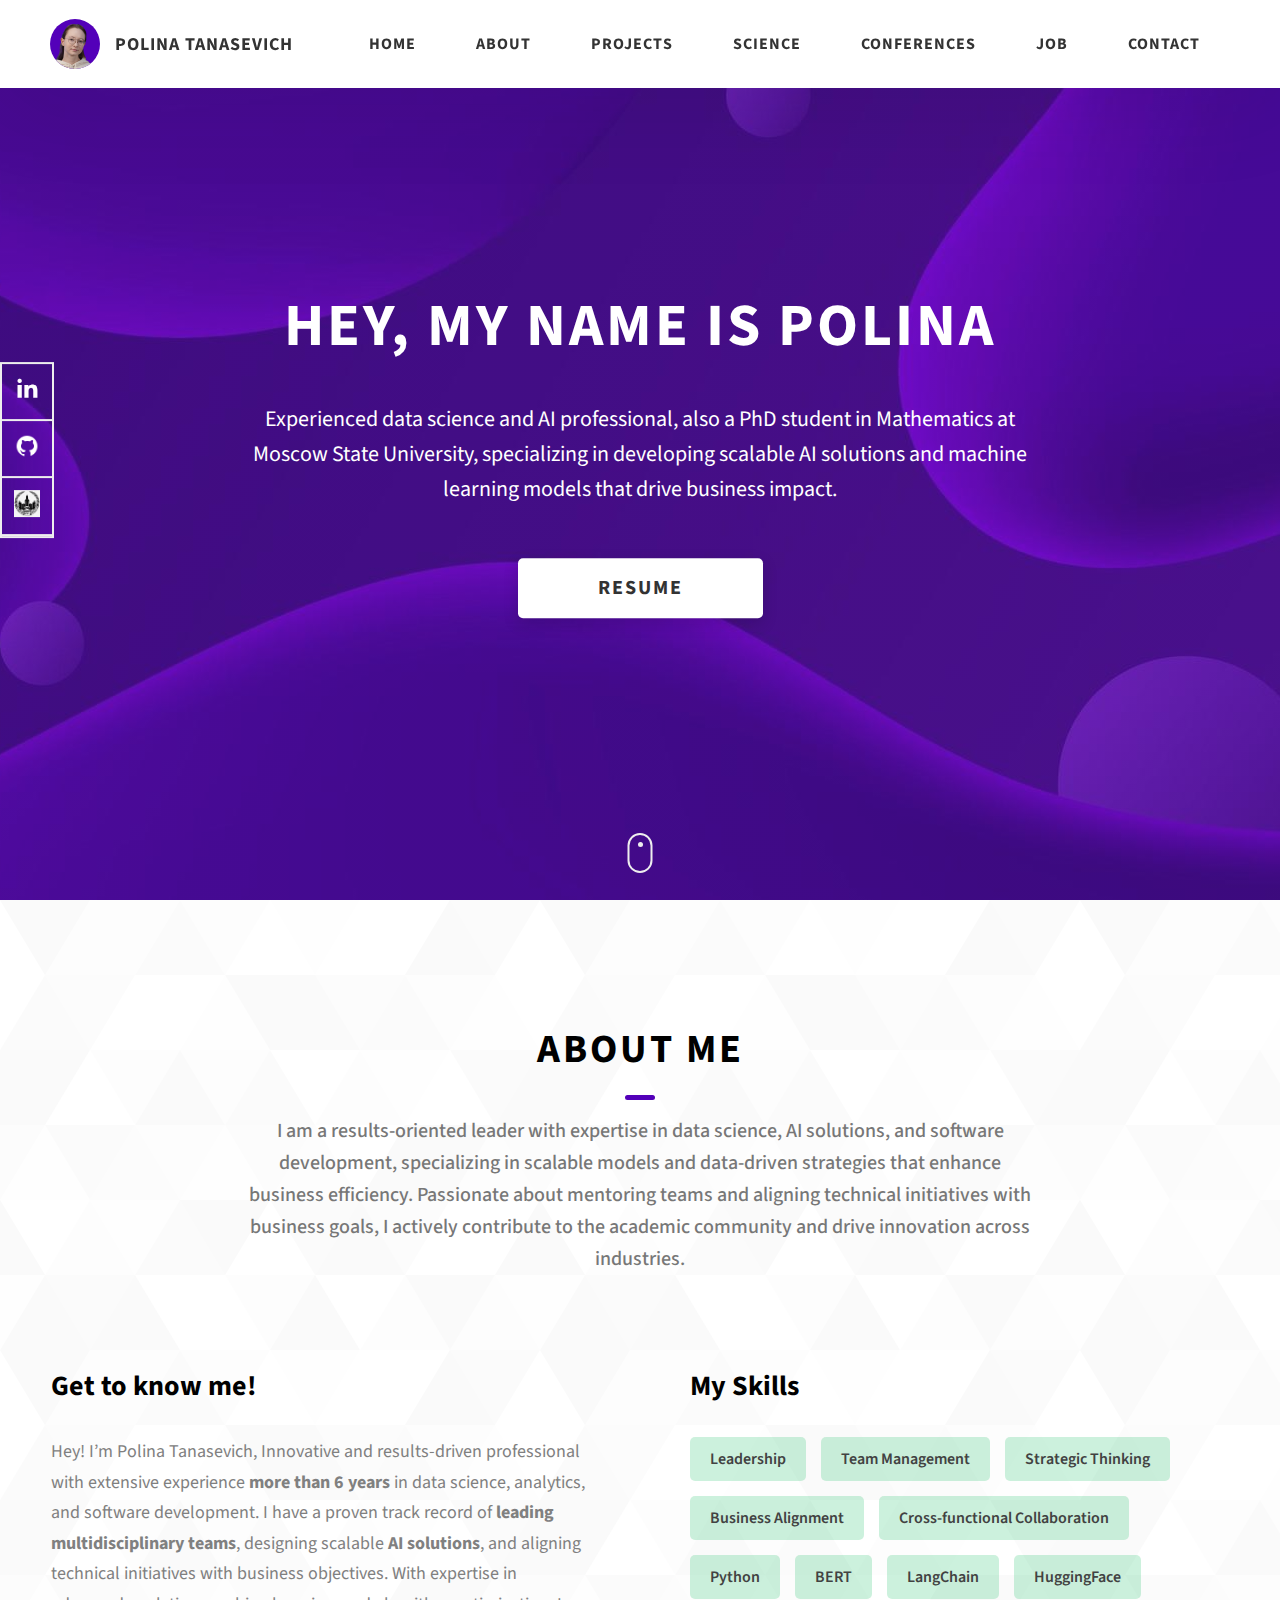
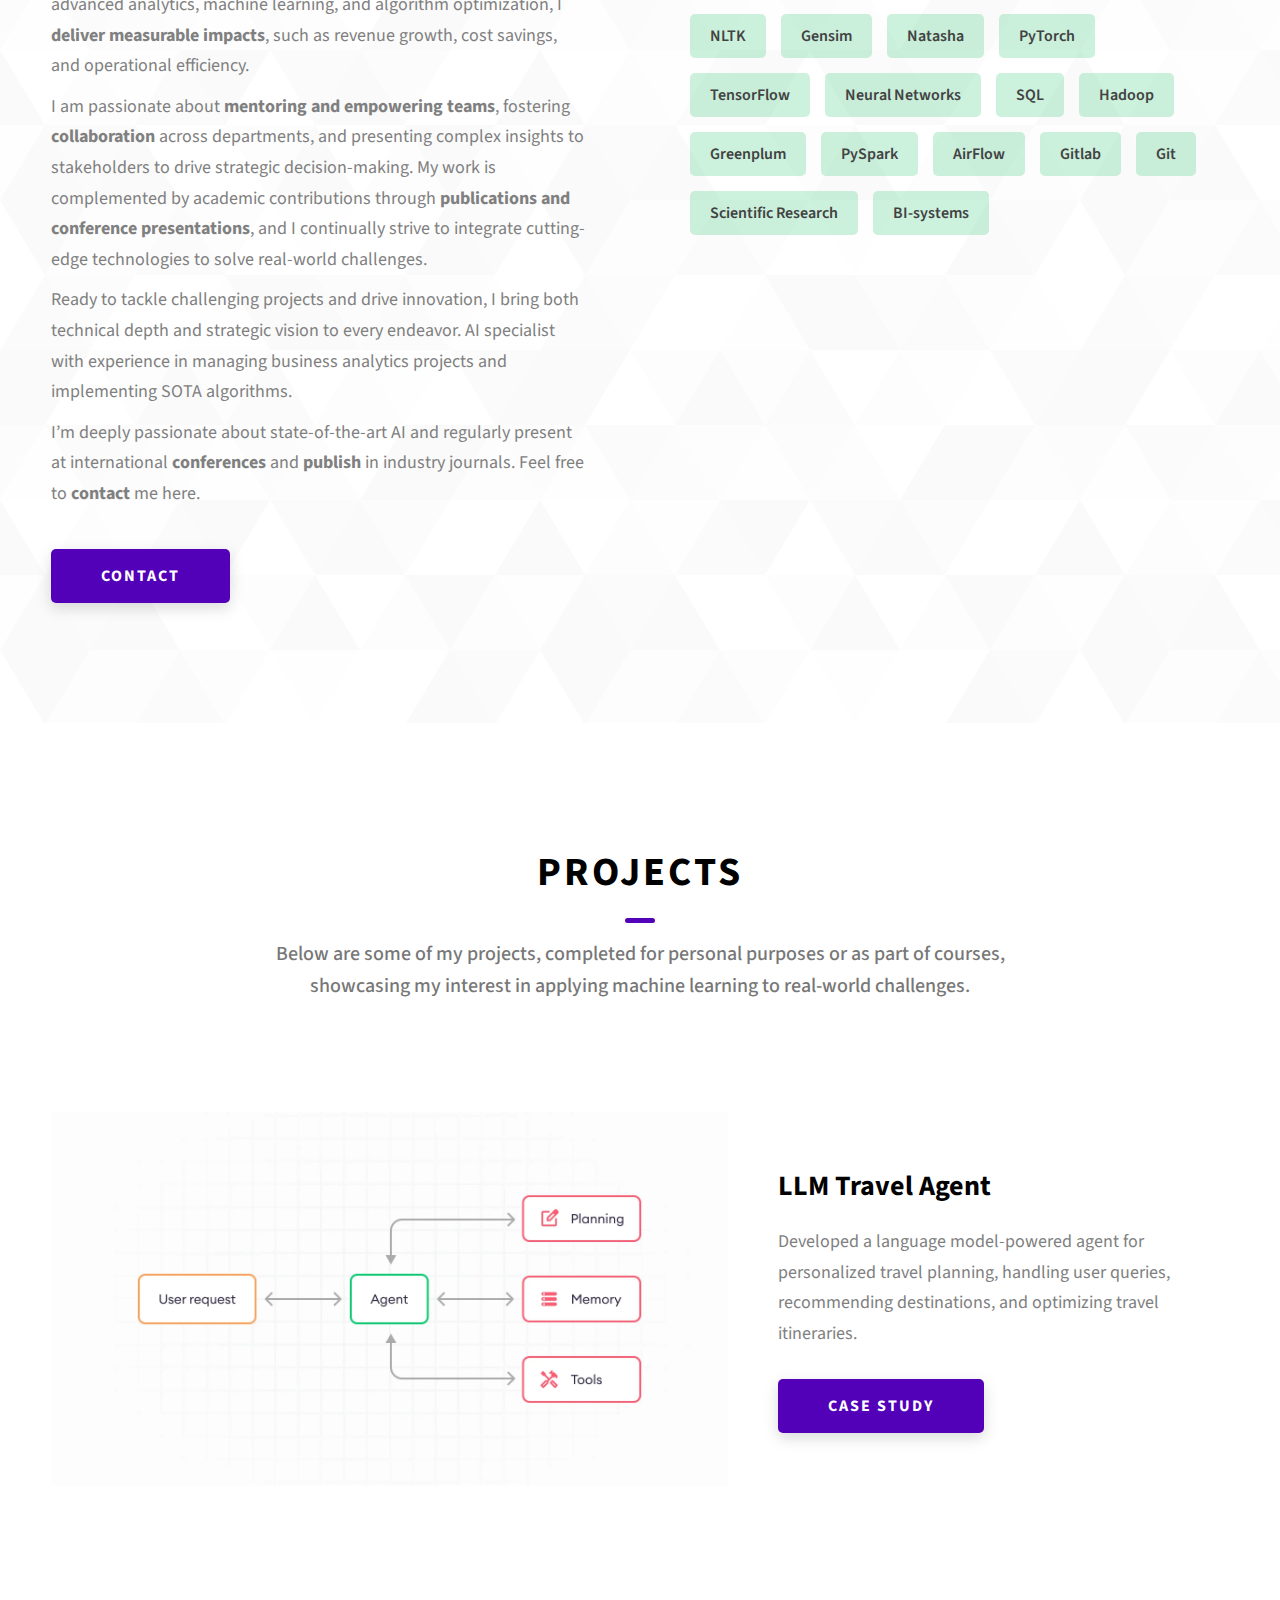
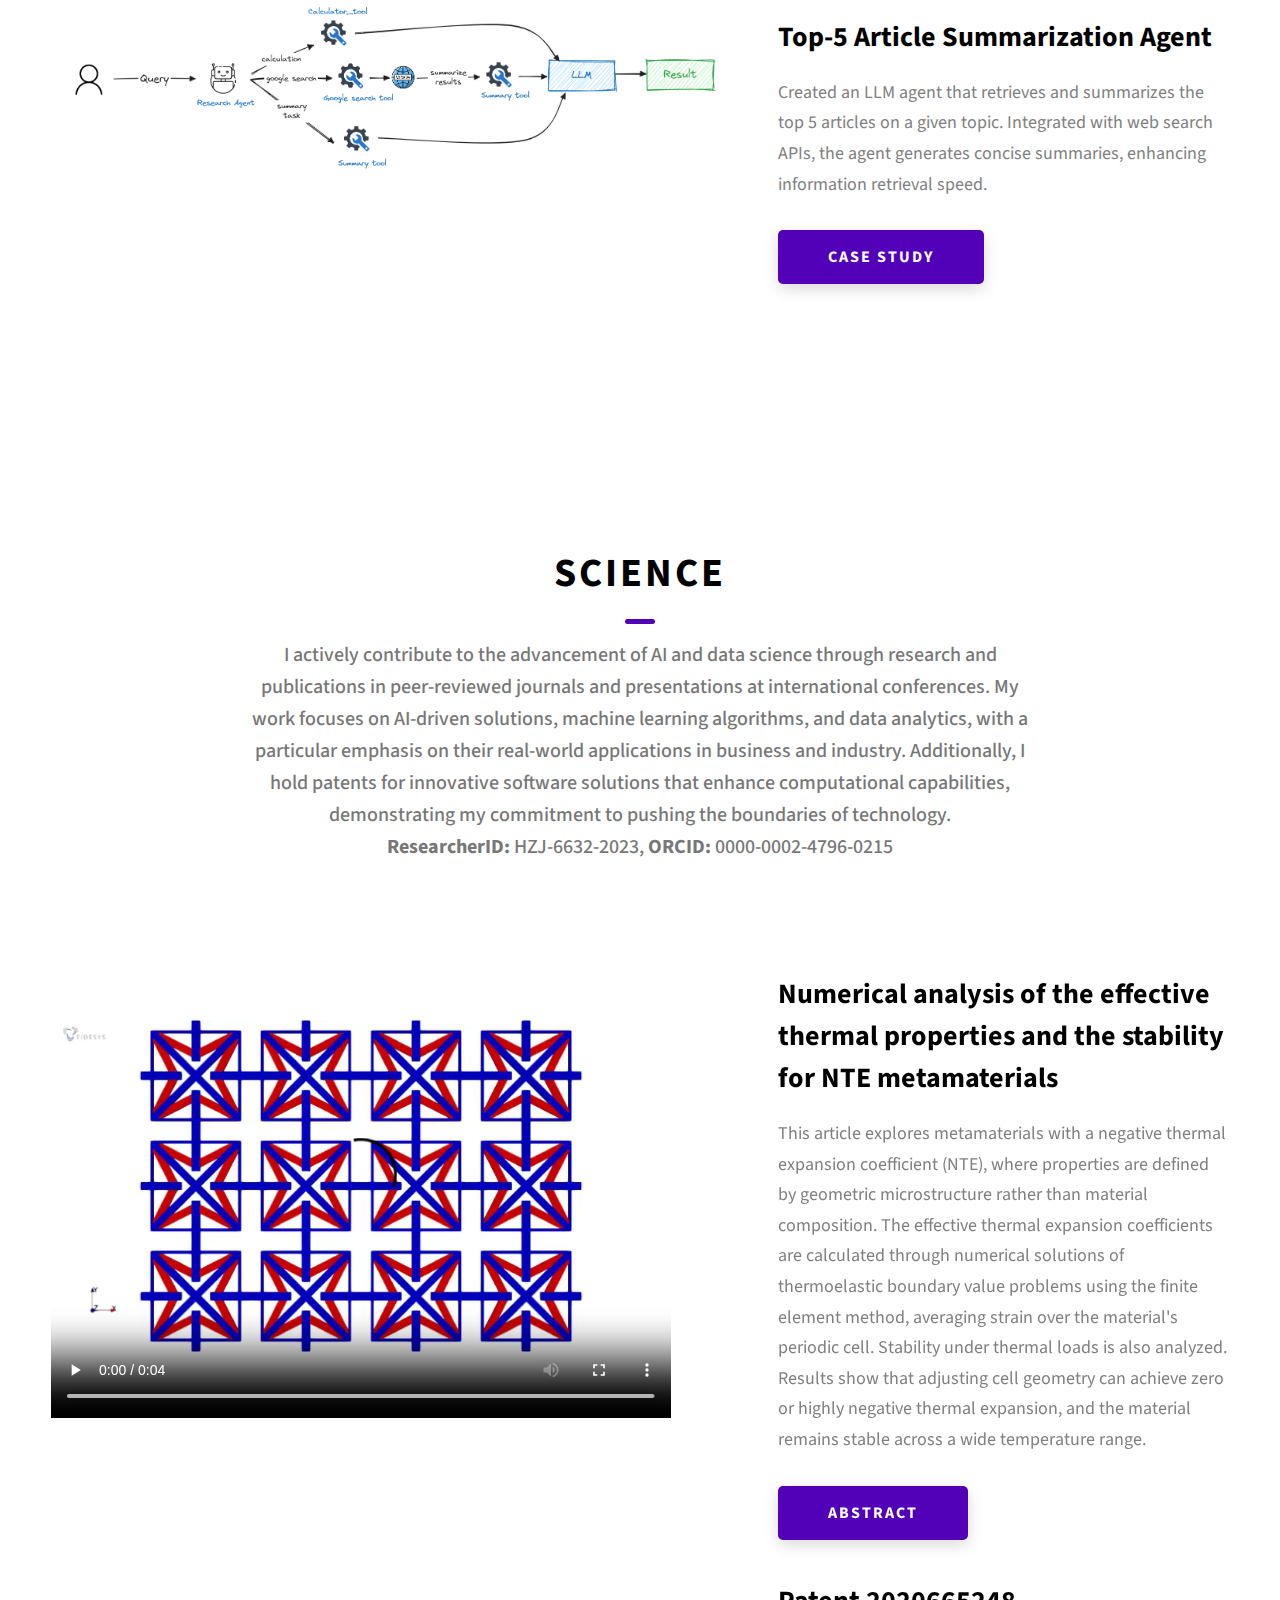
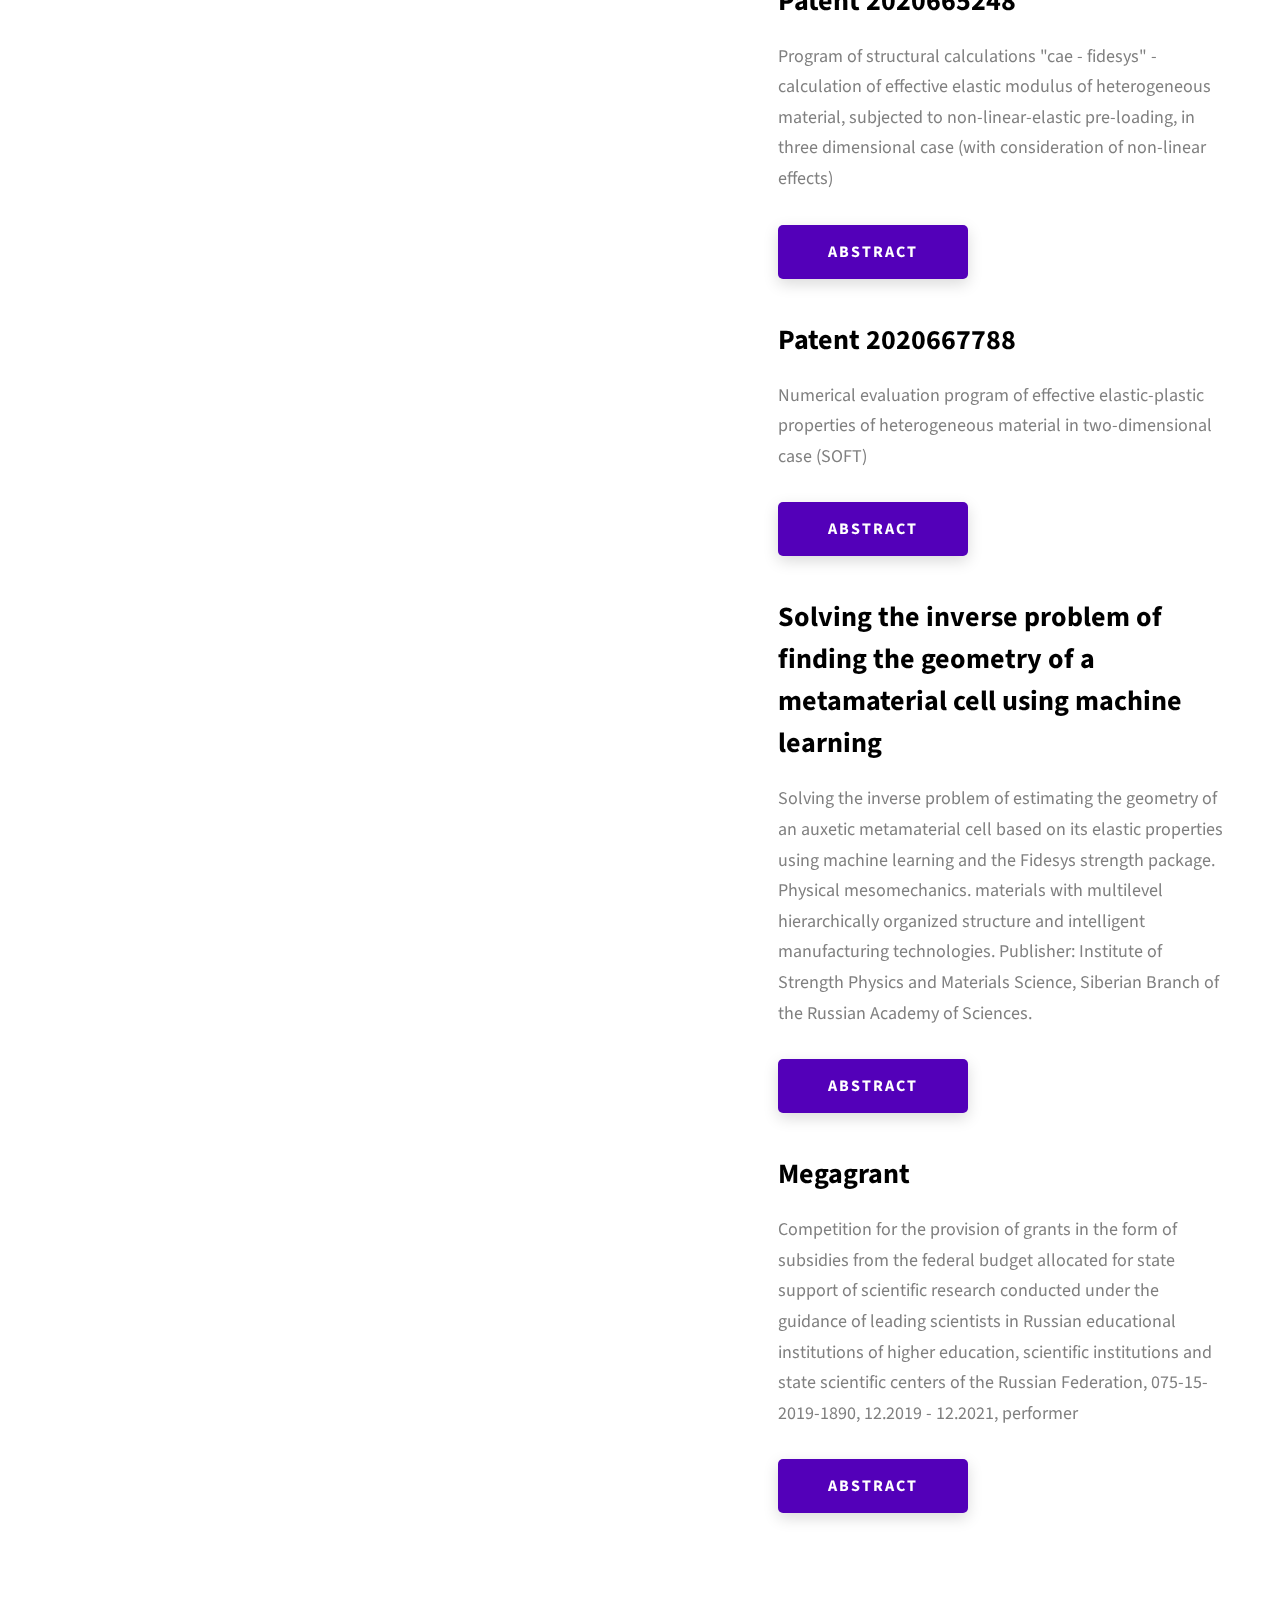
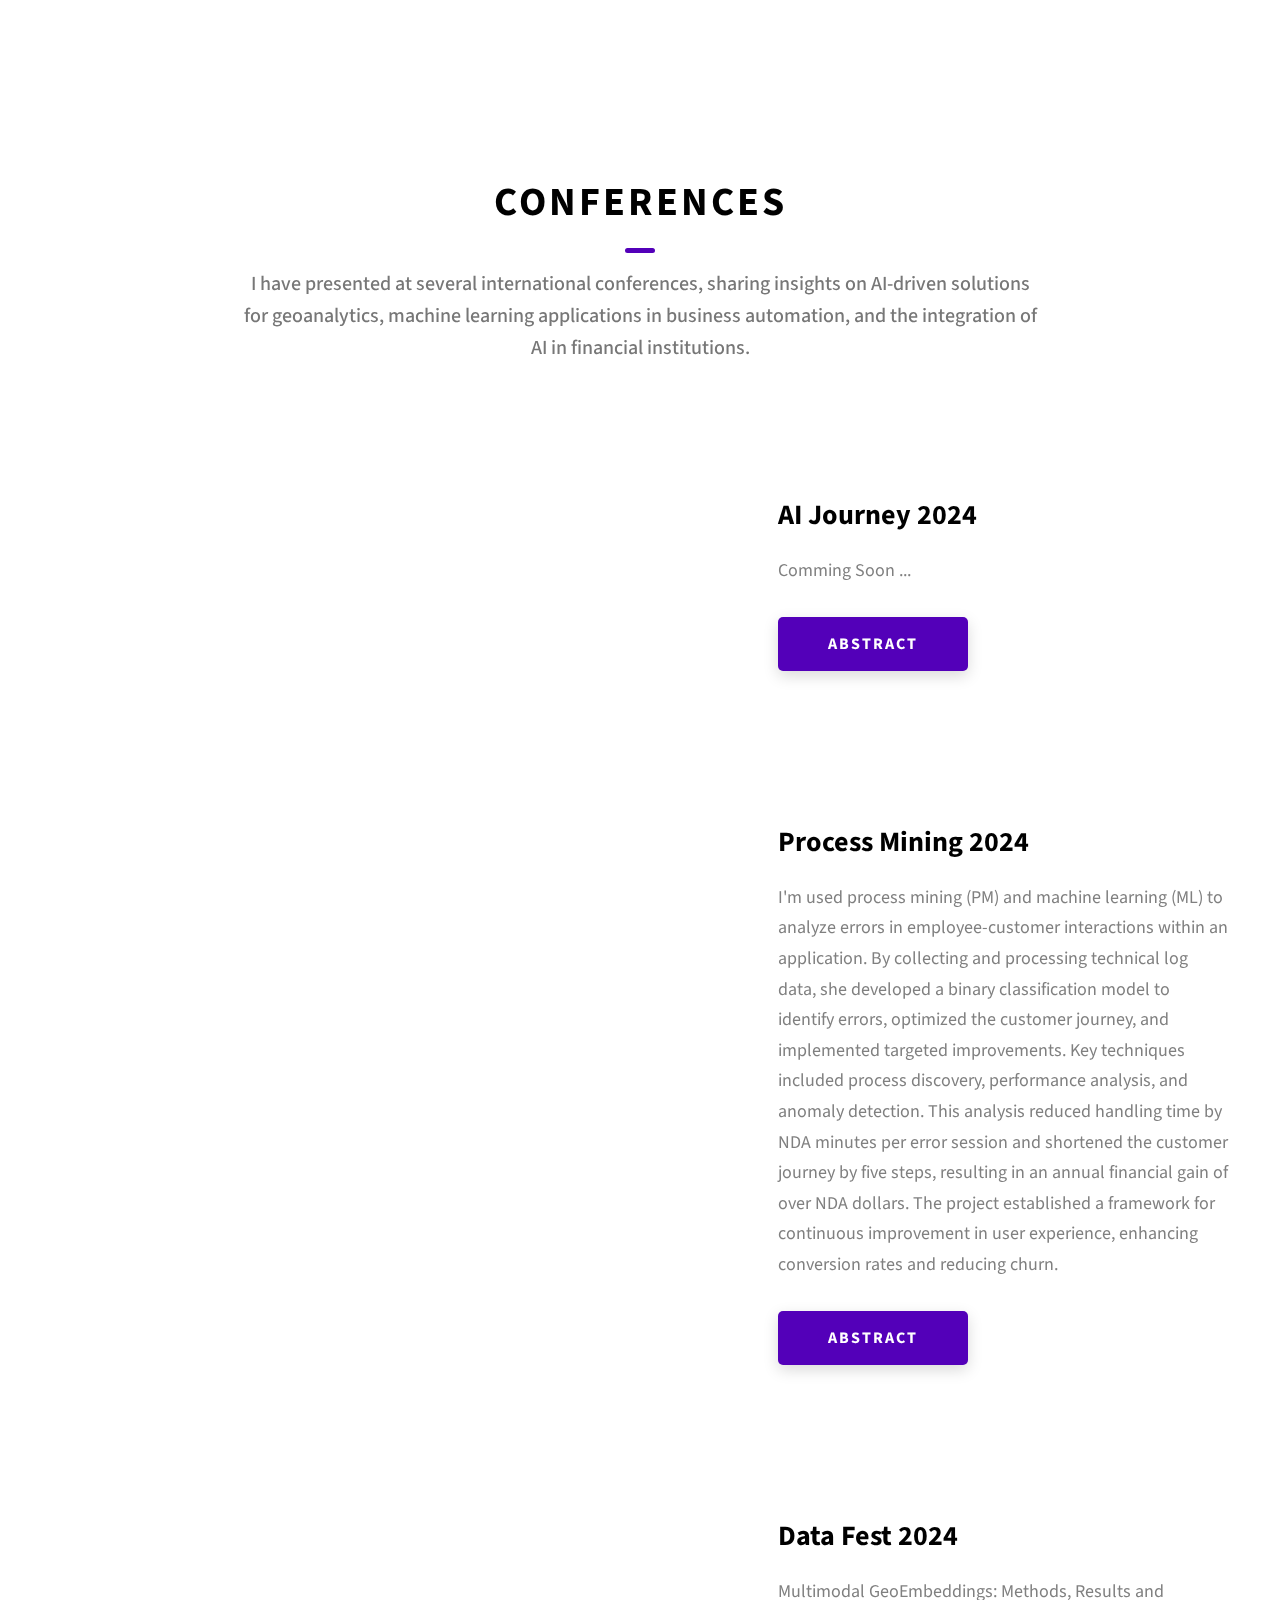
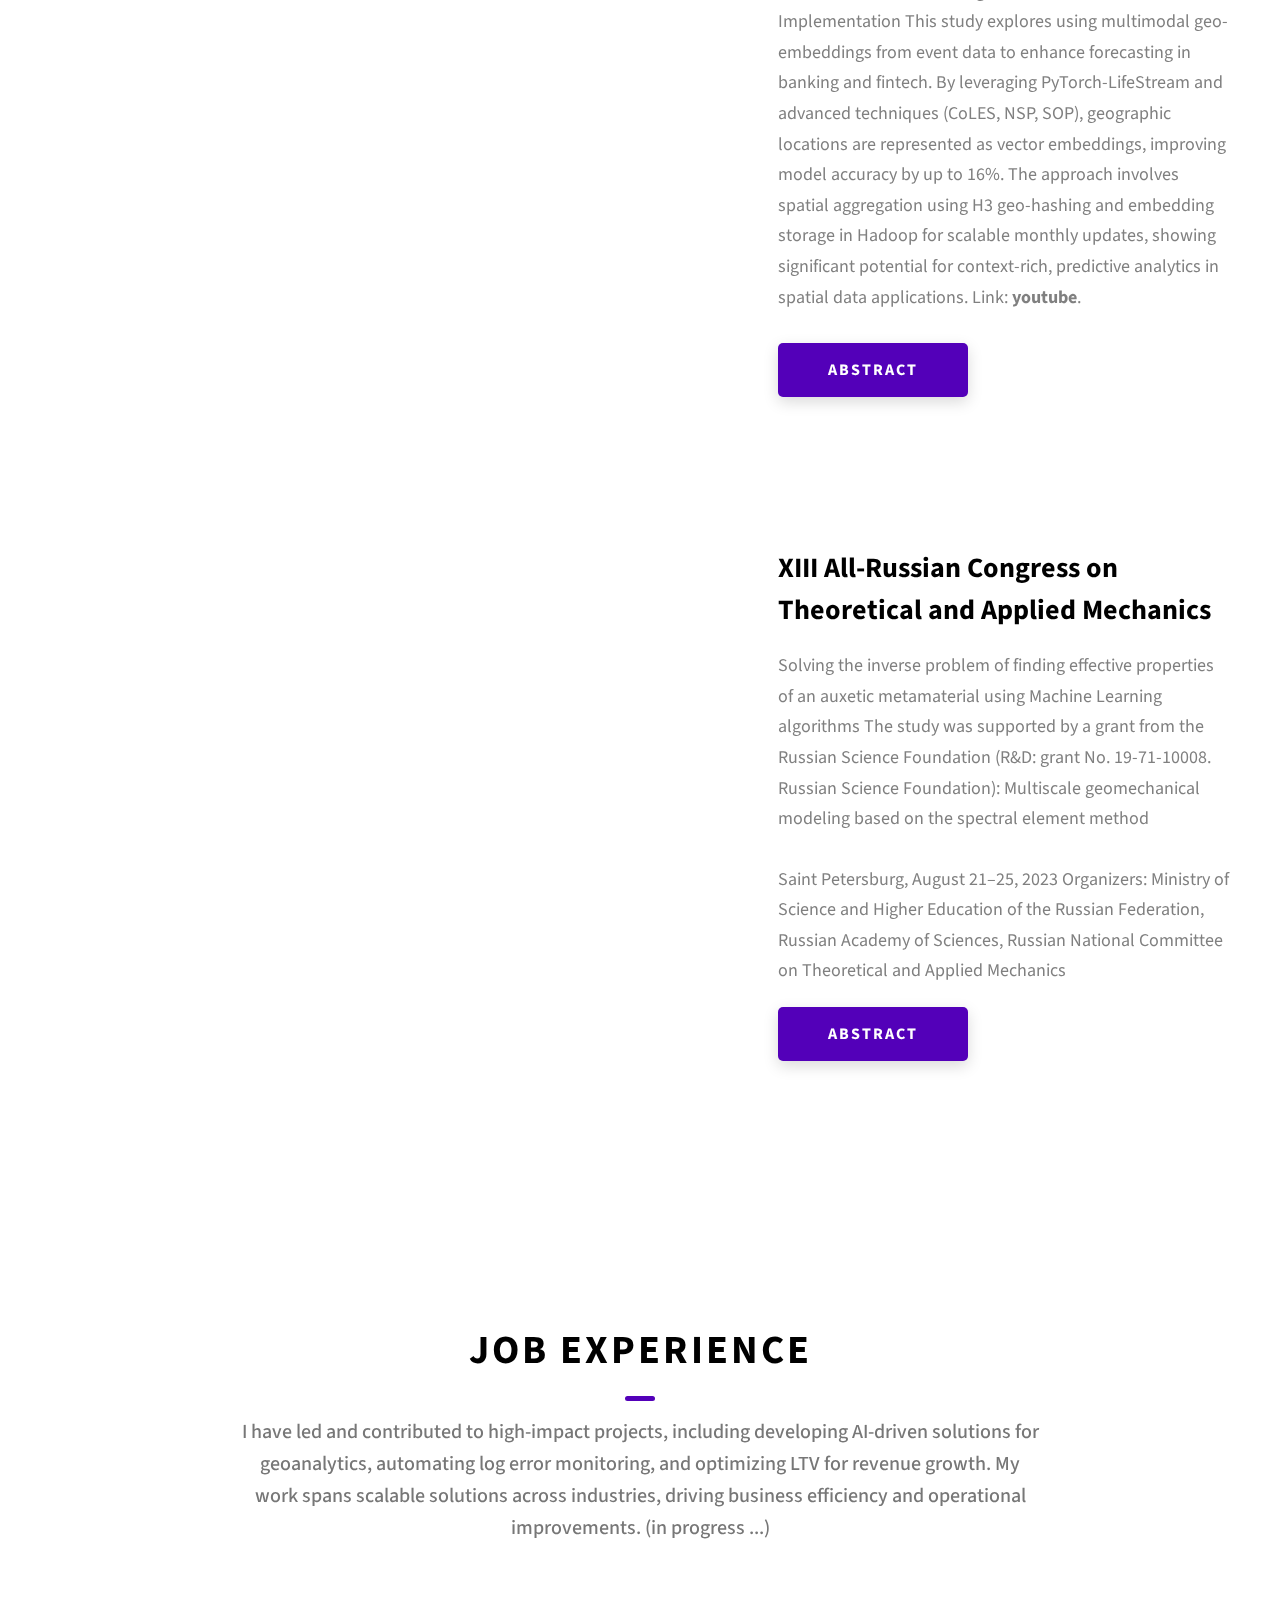
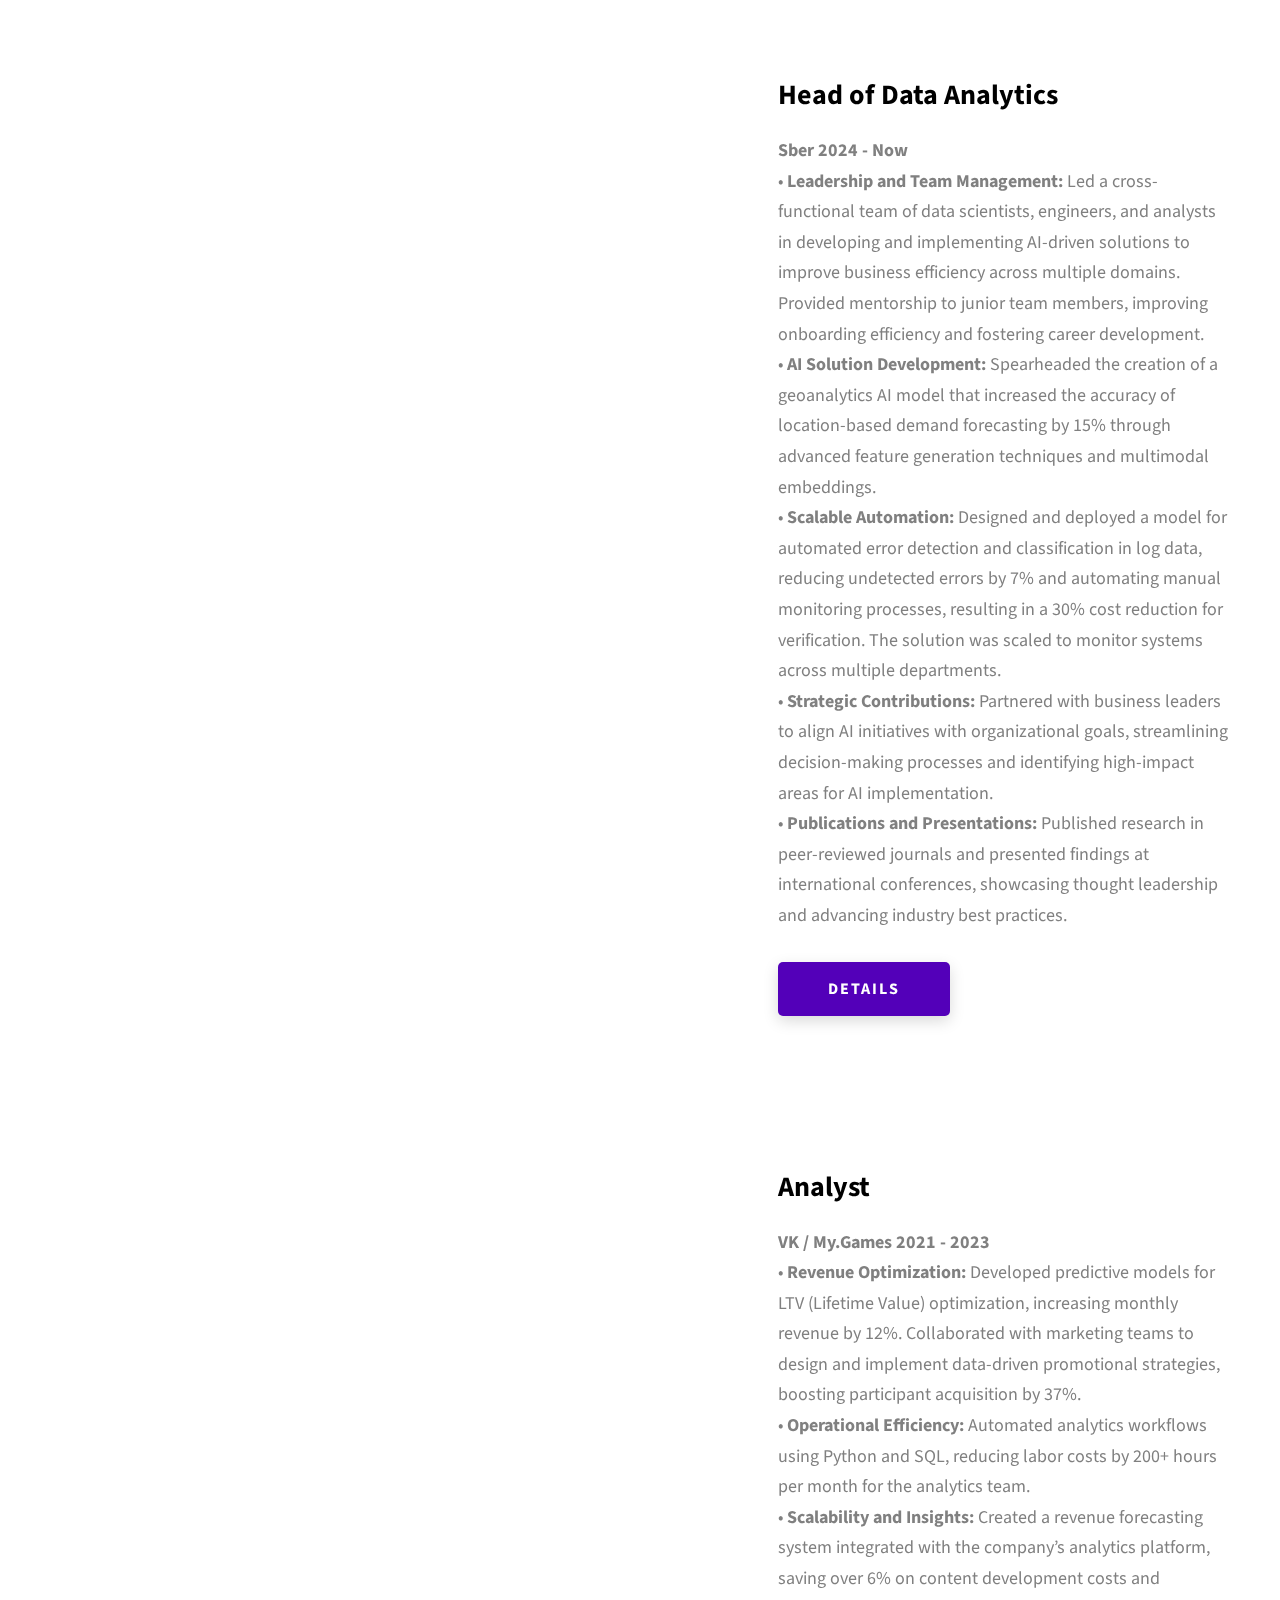
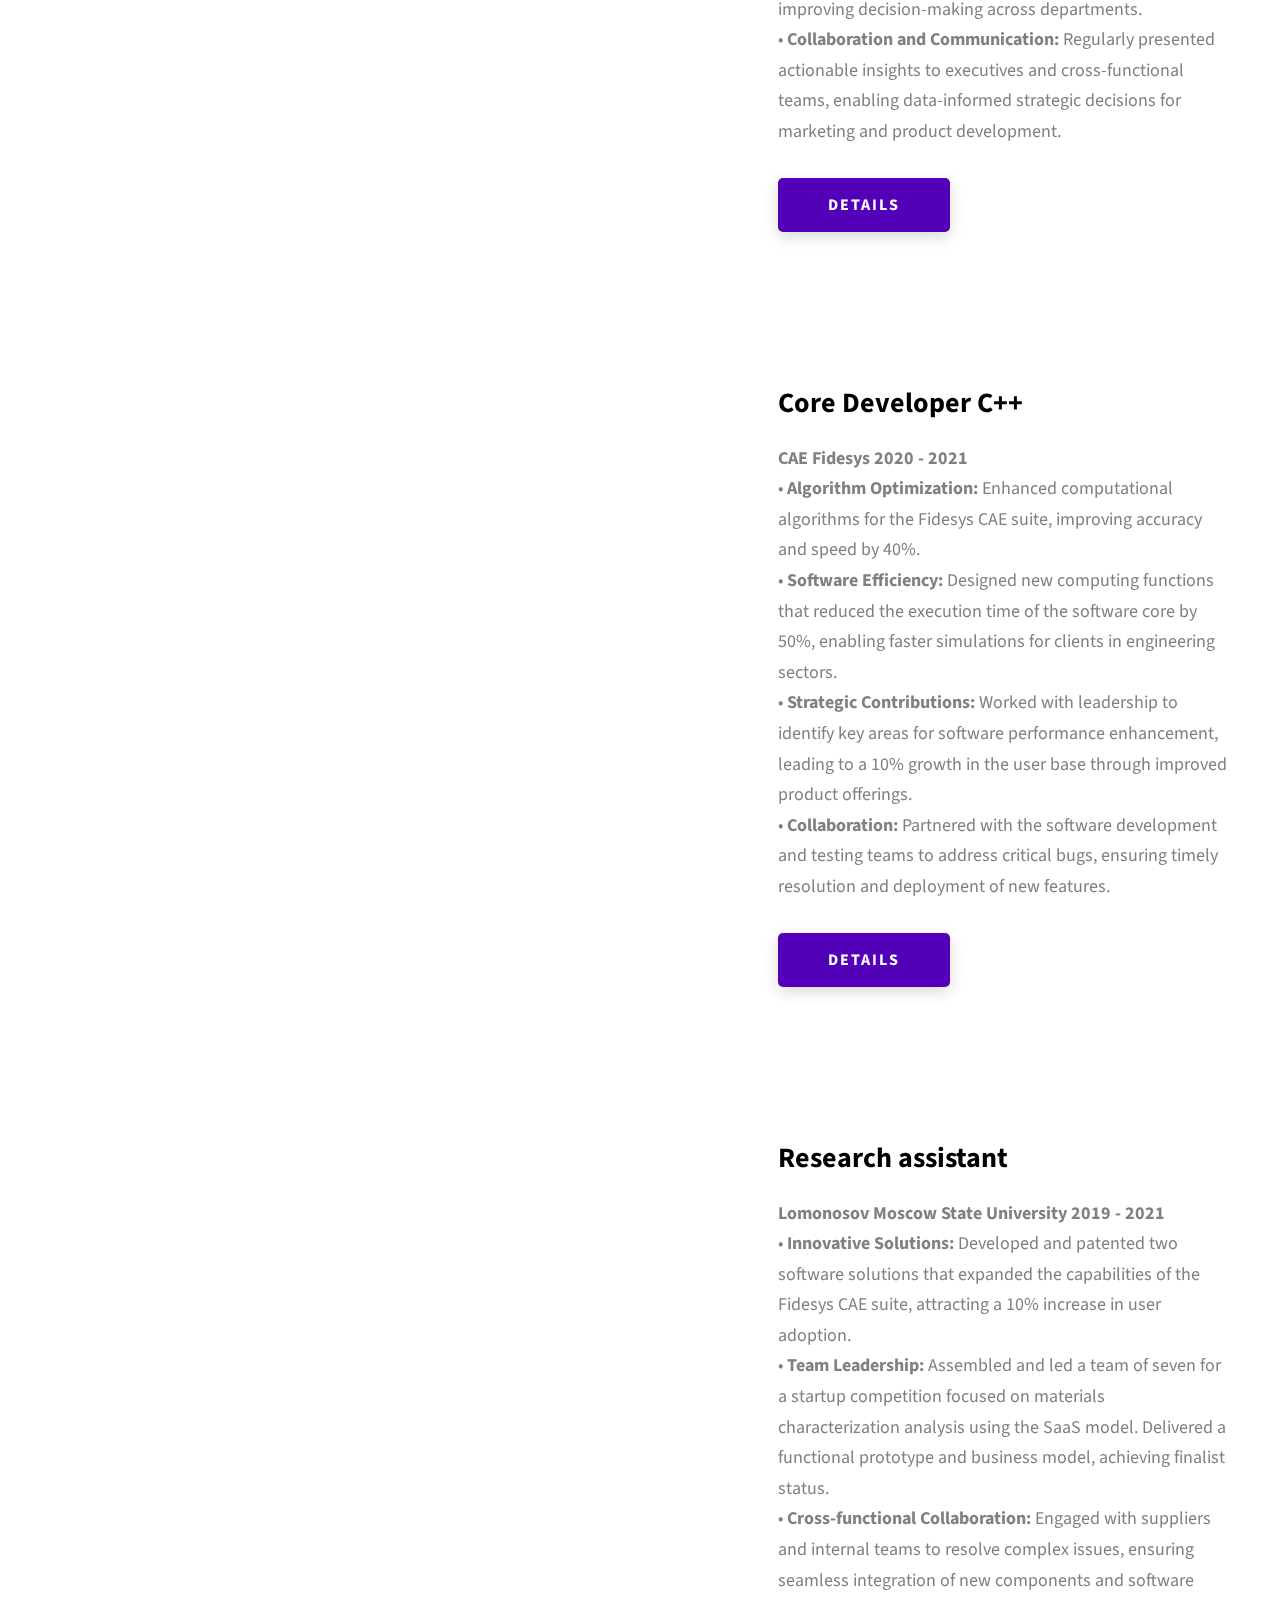
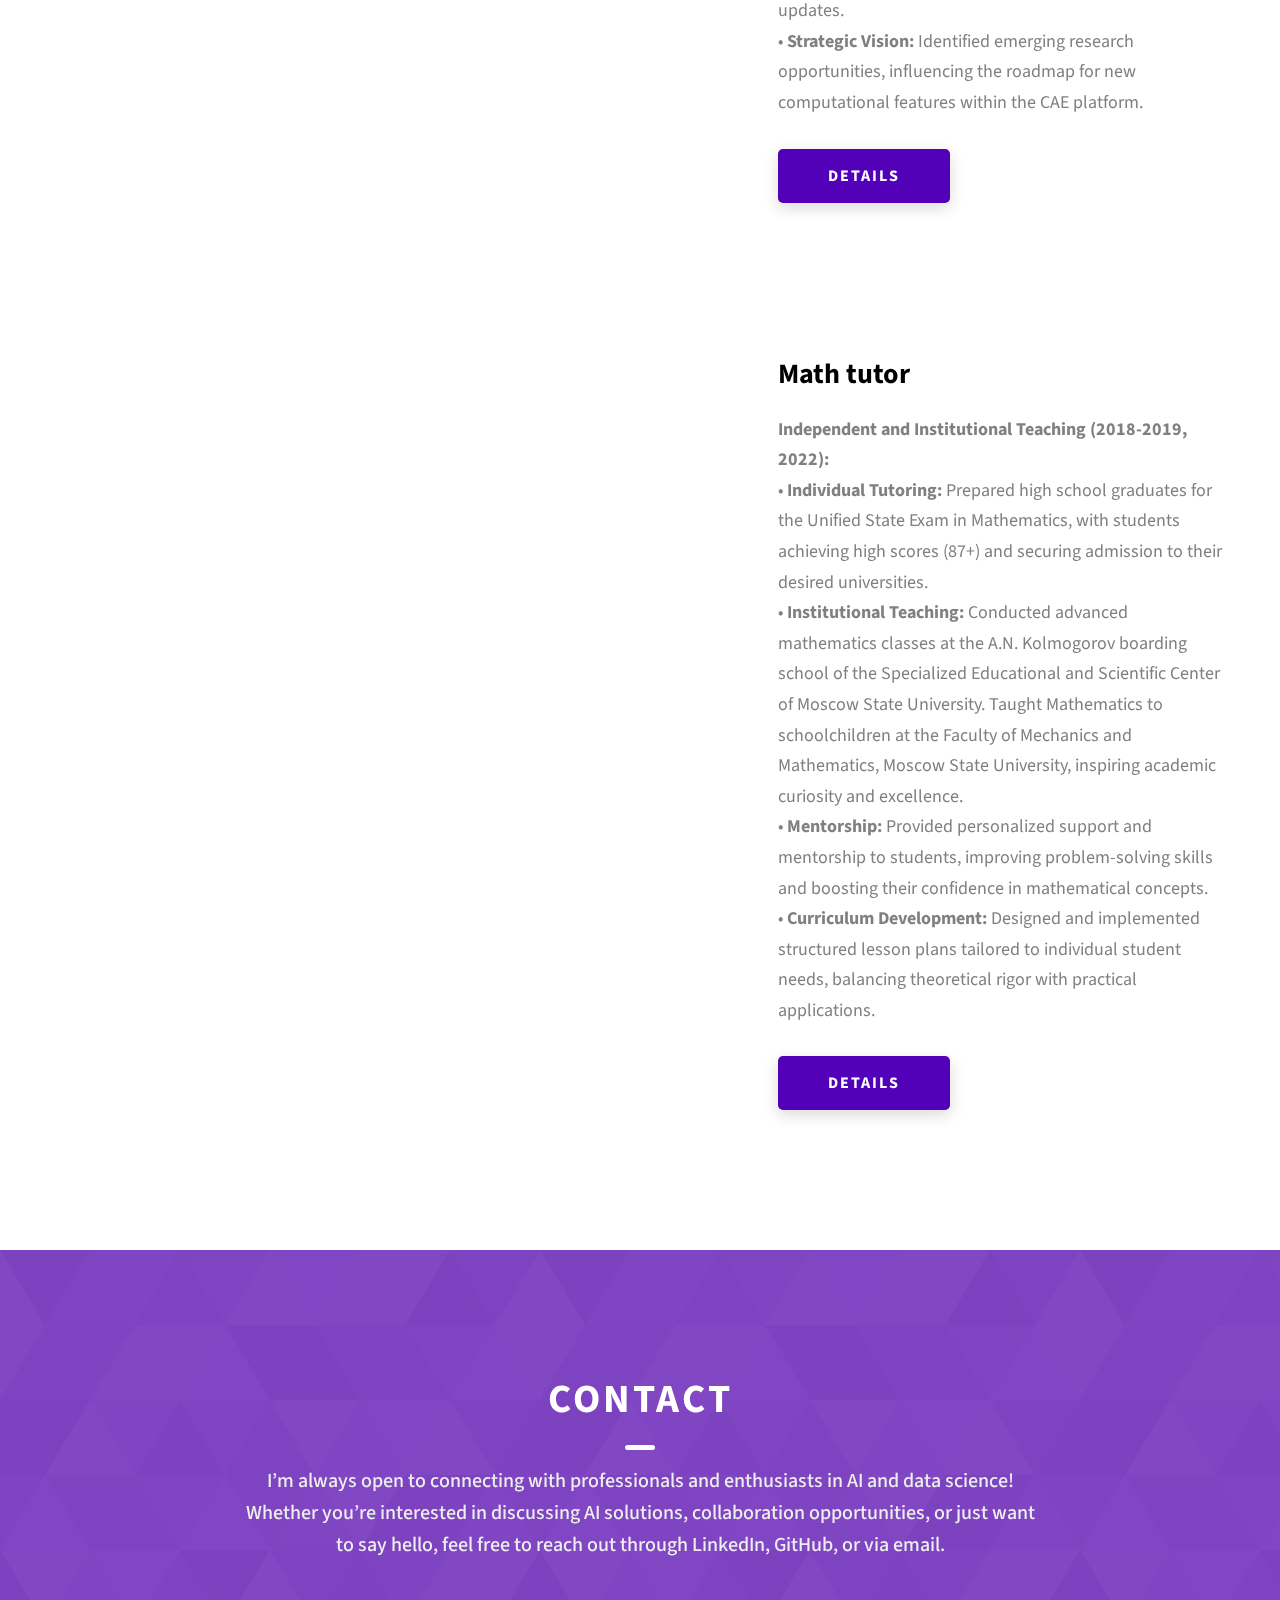
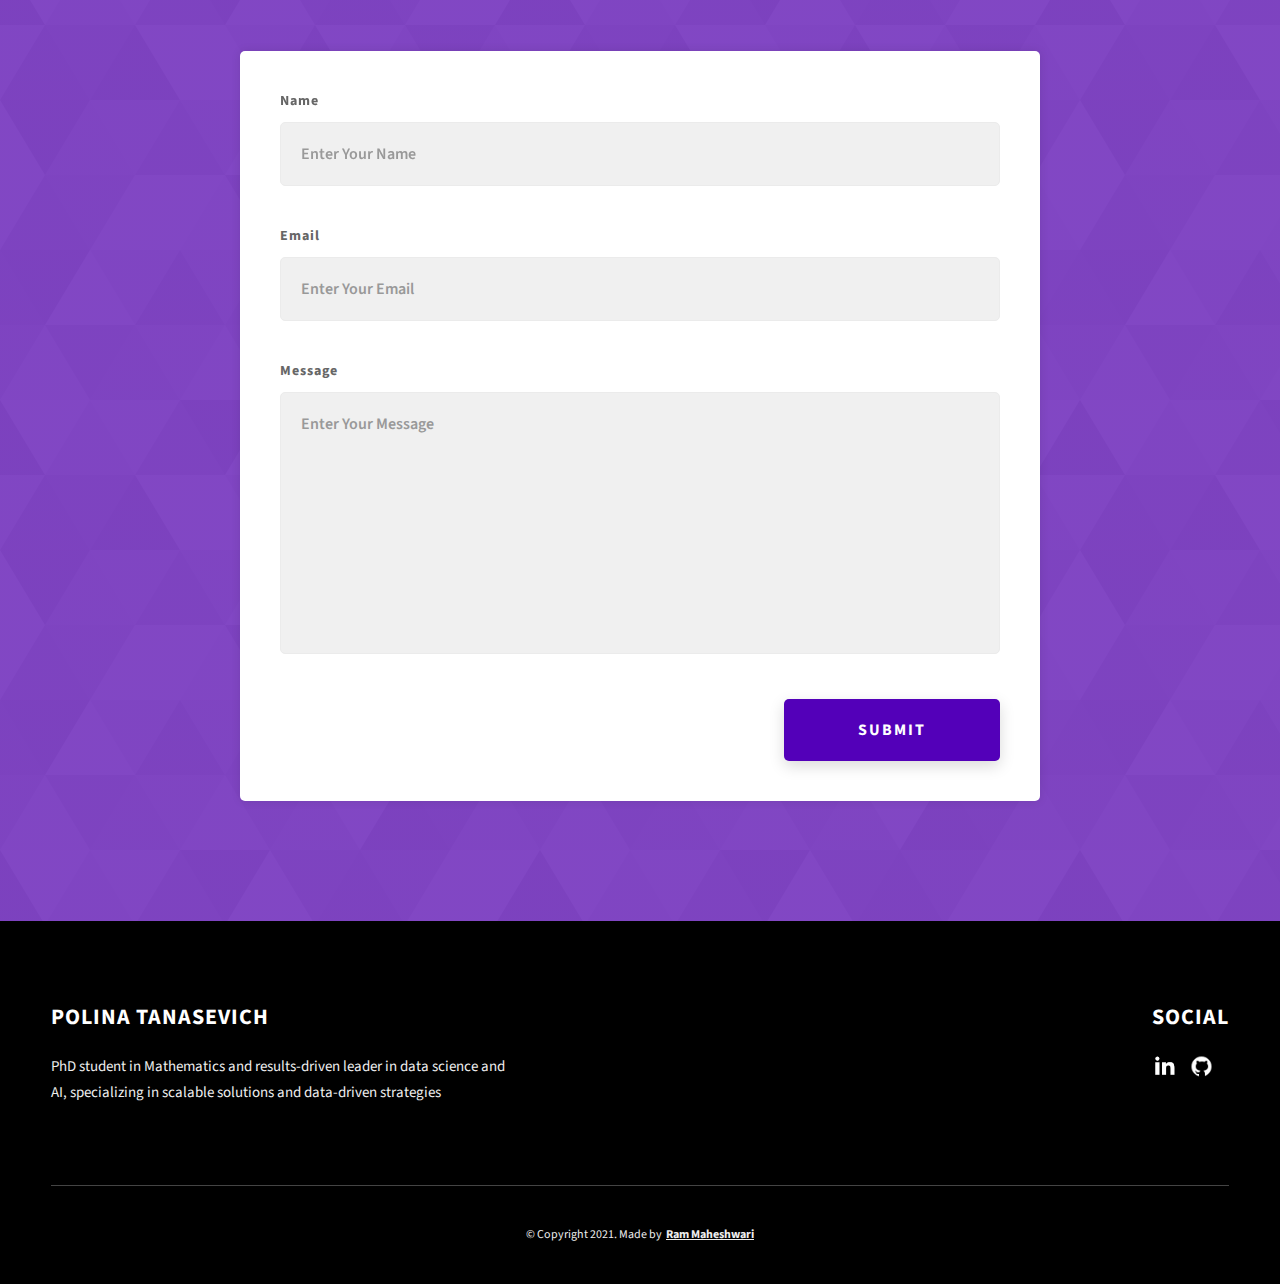
<file: index.html>
<!DOCTYPE html>

<!-- Google Tag Manager -->
<script>(function(w,d,s,l,i){w[l]=w[l]||[];w[l].push({'gtm.start':
new Date().getTime(),event:'gtm.js'});var f=d.getElementsByTagName(s)[0],
j=d.createElement(s),dl=l!='dataLayer'?'&l='+l:'';j.async=true;j.src=
'https://www.googletagmanager.com/gtm.js?id='+i+dl;f.parentNode.insertBefore(j,f);
})(window,document,'script','dataLayer','GTM-KR3T5VT6');</script>
<!-- End Google Tag Manager -->
<!-- Google Tag Manager (noscript) -->
<noscript><iframe src="https://www.googletagmanager.com/ns.html?id=GTM-KR3T5VT6"
height="0" width="0" style="display:none;visibility:hidden"></iframe></noscript>
<!-- End Google Tag Manager (noscript) -->

<html lang="en">
  <head>
    <meta charset="UTF-8" />
    <meta name="viewport" content="width=device-width, initial-scale=1.0" />
    <meta http-equiv="X-UA-Compatible" content="ie=edge" />
    <title>Polina</title>
    <meta name="description" content="Portfolio" />
     <!-- Favicon -->
    <link rel="icon" href="./assets/png/logo.png" type="image/png" />

    <link rel="stylesheet" href="css/style.css" />

    <link rel="preconnect" href="https://fonts.googleapis.com" />
    <link rel="preconnect" href="https://fonts.gstatic.com" crossorigin />
    <link
      href="https://fonts.googleapis.com/css2?family=Source+Sans+Pro:wght@400;600;700;900&display=swap"
      rel="stylesheet"
    />
  </head>
  <body>
    <header class="header">
      <div class="header__content">
        <div class="header__logo-container">
          <div class="header__logo-img-cont">
            <img
              src="./assets/png/profile2.png"
              alt="Ram Maheshwari Logo Image"
              class="header__logo-img"
            />
          </div>
          <span class="header__logo-sub">Polina Tanasevich</span>
        </div>
        <div class="header__main">
          <ul class="header__links">
            <li class="header__link-wrapper">
              <a href="./index.html" class="header__link"> Home </a>
            </li>
            <li class="header__link-wrapper">
              <a href="./index.html#about" class="header__link">About </a>
            </li>
            <li class="header__link-wrapper">
              <a href="./index.html#projects" class="header__link">
                Projects
              </a>
            </li>
            <li class="header__link-wrapper">
              <a href="./index.html#science" class="header__link">
                Science
              </a>
            </li>
            
             <li class="header__link-wrapper">
              <a href="./index.html#conferences" class="header__link">
                conferences
              </a>
            </li>

             <li class="header__link-wrapper">
              <a href="./index.html#job" class="header__link">
                Job 
              </a>
            </li>
            
            <li class="header__link-wrapper">
              <a href="./index.html#contact" class="header__link"> Contact </a>
            </li>
          </ul>
          <div class="header__main-ham-menu-cont">
            <img
              src="./assets/svg/ham-menu.svg"
              alt="hamburger menu"
              class="header__main-ham-menu"
            />
            <img
              src="./assets/svg/ham-menu-close.svg"
              alt="hamburger menu close"
              class="header__main-ham-menu-close d-none"
            />
          </div>
        </div>
      </div>
      <div class="header__sm-menu">
        <div class="header__sm-menu-content">
          <ul class="header__sm-menu-links">
            <li class="header__sm-menu-link">
              <a href="./index.html"> Home </a>
            </li>

            <li class="header__sm-menu-link">
              <a href="./index.html#about"> About </a>
            </li>

            <li class="header__sm-menu-link">
              <a href="./index.html#projects"> Projects </a>
            </li>

            <li class="header__sm-menu-link">
              <a href="./index.html#science"> Science </a>
            </li>

            <li class="header__sm-menu-link">
              <a href="./index.html#conferences"> conferences </a>
            </li>

            <li class="header__link-wrapper">
              <a href="./index.html#job" class="header__link">
                Job 
              </a>
            </li>

            <li class="header__sm-menu-link">
              <a href="./index.html#contact"> Contact </a>
            </li>
          </ul>
        </div>
      </div>
    </header>
    <section class="home-hero">
      <div class="home-hero__content">
        <h1 class="heading-primary">Hey, My name is Polina</h1>
        <div class="home-hero__info">
          <p class="text-primary">
            Experienced data science and AI professional, also a PhD student in Mathematics at Moscow State University, specializing in 
            developing scalable AI solutions and machine learning models that drive business impact.
          </p>
        </div>
        <div class="home-hero__cta">
          <a href="https://drive.google.com/file/d/1XMZ4NzZYdc-HZR3TUwqiUdtrBqDmSOV4/view?usp=drive_link" class="btn btn--bg">Resume</a>
        </div>
      </div>
      <div class="home-hero__socials">
        <div class="home-hero__social">
          <a href="https://linkedin.com/in/tanasevich-ps" class="home-hero__social-icon-link">
            <img
              src="./assets/png/linkedin-ico.png"
              alt="icon"
              class="home-hero__social-icon"
            />
          </a>
        </div>
        <div class="home-hero__social">
          <a href="https://github.com/TanasevichPS" class="home-hero__social-icon-link">
            <img
              src="./assets/png/github-ico.png"
              alt="icon"
              class="home-hero__social-icon"
            />
          </a>
        </div>
        <div class="home-hero__social">
          <a href="http://istina.msu.ru/profile/TanasevichPS/" class="home-hero__social-icon-link"">
            <img
              src="./assets/png/istina-ico.png"
              alt="icon"
              class="home-hero__social-icon"
            />
          </a>
        </div>
      </div>
      <div class="home-hero__mouse-scroll-cont">
        <div class="mouse"></div>
      </div>
    </section>
    <section id="about" class="about sec-pad">
      <div class="main-container">
        <h2 class="heading heading-sec heading-sec__mb-med">
          <span class="heading-sec__main">About Me</span>
          <span class="heading-sec__sub">
            I am a results-oriented leader with expertise in data science, AI solutions, and software development, specializing in scalable models and 
            data-driven strategies that enhance business efficiency. Passionate about mentoring teams and aligning technical initiatives with business goals, 
            I actively contribute to the academic community and drive innovation across industries.
          </span>
        </h2>
        <div class="about__content">
          <div class="about__content-main">
            <h3 class="about__content-title">Get to know me!</h3>
            <div class="about__content-details">
              <p class="about__content-details-para">
            Hey! I’m Polina Tanasevich, Innovative and results-driven professional with extensive experience <strong>more than 6 years</strong> in data science, analytics, 
            and software development. I have a proven track record of <strong>leading multidisciplinary teams</strong>, designing scalable <strong>AI solutions</strong>, 
            and aligning technical initiatives with business objectives. With expertise in advanced analytics, machine learning, and algorithm optimization, 
            I <strong>deliver measurable impacts</strong>, such as revenue growth, cost savings, and operational efficiency.  
             </p>
              <p class="about__content-details-para">
            I am passionate about <strong>mentoring and empowering teams</strong>, fostering <strong>collaboration</strong> across departments, and presenting complex insights to 
            stakeholders to drive strategic decision-making. My work is complemented by academic contributions through <strong>publications and conference 
            presentations</strong>, and I continually strive to integrate cutting-edge technologies to solve real-world challenges.  
            </p>
            <p class="about__content-details-para">
            Ready to tackle challenging projects and drive innovation, I bring both technical depth and strategic vision to every endeavor.  
            AI specialist with experience in managing business analytics projects and implementing SOTA algorithms.
                               
              </p>
              <p class="about__content-details-para">
                I’m deeply passionate about state-of-the-art AI and regularly present at international 
                <strong>conferences</strong> and <strong>publish</strong> in industry journals. 
                Feel free to <strong>contact</strong> me here.
              </p>
            </div>
            <a href="./#contact" class="btn btn--med btn--theme dynamicBgClr"
              >Contact</a
            >
          </div>
          <div class="about__content-skills">
            <h3 class="about__content-title">My Skills</h3>
            <div class="skills">
              <div class="skills__skill">Leadership</div>
              <div class="skills__skill">Team Management</div>
              <div class="skills__skill">Strategic Thinking</div>
              <div class="skills__skill">Business Alignment</div>
              <div class="skills__skill">Cross-functional Collaboration</div>
              <div class="skills__skill">Python</div>
              <div class="skills__skill">BERT</div>
              <div class="skills__skill">LangChain</div>
              <div class="skills__skill">HuggingFace</div>
              <div class="skills__skill">NLTK</div>
              <div class="skills__skill">Gensim</div>
              <div class="skills__skill">Natasha </div>              
              <div class="skills__skill">PyTorch</div>
              <div class="skills__skill">TensorFlow</div>
              <div class="skills__skill">Neural Networks</div>     
              <div class="skills__skill">SQL</div>
              <div class="skills__skill">Hadoop</div>
              <div class="skills__skill">Greenplum</div>
              <div class="skills__skill">PySpark</div>
              <div class="skills__skill">AirFlow</div>
              <div class="skills__skill">Gitlab</div>
              <div class="skills__skill">Git</div>
              <div class="skills__skill">Scientific Research</div>
              <div class="skills__skill">BI-systems</div>
            </div>
          </div>
        </div>
      </div>
    </section>
    <section id="projects" class="projects sec-pad">
      <div class="main-container">
        <h2 class="heading heading-sec heading-sec__mb-bg">
          <span class="heading-sec__main">Projects</span>
          <span class="heading-sec__sub">
            Below are some of my projects, completed for personal purposes or as part of courses, showcasing my 
            interest in applying machine learning to real-world challenges.
          </span>
        </h2>

        <div class="projects__content">
          <div class="projects__row">
            <div class="projects__row-img-cont">
              <img
                src="./assets/jpeg/travel_agent.jpg"
                alt="Software Screenshot"
                class="projects__row-img"
                loading="lazy"
              />
            </div>
            <div class="projects__row-content">
              <h3 class="projects__row-content-title">LLM Travel Agent</h3>
              <p class="projects__row-content-desc">
                Developed a language model-powered agent for personalized travel planning, handling user queries, 
                recommending destinations, and optimizing travel itineraries. 
              </p>
              <a
                href="./project-1.html"
                class="btn btn--med btn--theme dynamicBgClr"
                target="_blank"
                >Case Study</a
              >
            </div>
          </div>
          <div class="projects__row">
            <div class="projects__row-img-cont">
              <img
                src="./assets/jpeg/article_gent.png"
                alt="Software Screenshot"
                class="projects__row-img"
                loading="lazy"
              />
            </div>
            <div class="projects__row-content">
              <h3 class="projects__row-content-title">Top-5 Article Summarization Agent</h3>
              <p class="projects__row-content-desc">
                Created an LLM agent that retrieves and summarizes the top 5 articles on a given topic. 
                Integrated with web search APIs, the agent generates concise summaries, 
                enhancing information retrieval speed.
              </p>
              <a
                href="./project-2.html"
                class="btn btn--med btn--theme dynamicBgClr"
                target="_blank"
                >Case Study</a
              >
            </div>
          </div>          
        </div>
      </div>
    </section>

    <section id="science" class="science sec-pad">
      <div class="main-container">
        <h2 class="heading heading-sec heading-sec__mb-med">
          <span class="heading-sec__main">Science</span>
          <span class="heading-sec__sub">
            I actively contribute to the advancement of AI and data science through research and publications in peer-reviewed journals and presentations 
            at international conferences. My work focuses on AI-driven solutions, machine learning algorithms, and data analytics, with a particular 
            emphasis on their real-world applications in business and industry. Additionally, I hold patents for innovative software solutions that 
            enhance computational capabilities, demonstrating my commitment to pushing the boundaries of technology.
            </span>
            <span class="heading-sec__sub">
            <strong>ResearcherID:</strong> HZJ-6632-2023, 
            <strong>ORCID:</strong> 0000-0002-4796-0215
          </span>
        </h2>

        <div class="projects__content">
          <div class="projects__row">
            <div class="projects__row-img-cont">
              <video width="620" height="465" controls>
              <source src="./assets/jpeg/nte_logo.mp4" type="video/mp4">
            </video>
<!--               <img
                src="./assets/jpeg/nte_logo.mp4"
                alt="Software Screenshot"
                class="projects__row-img"
                loading="lazy"
              /> -->
            </div>
            <div class="projects__row-content">
              <h3 class="projects__row-content-title">Numerical analysis of the effective thermal properties and the stability for NTE metamaterials</h3>
              <p class="projects__row-content-desc">
                This article explores metamaterials with a negative thermal expansion coefficient (NTE), where properties are defined by geometric microstructure rather 
                than material composition. The effective thermal expansion coefficients are calculated through numerical solutions of thermoelastic boundary value problems 
                using the finite element method, averaging strain over the material's periodic cell. Stability under thermal loads is also analyzed. 
                Results show that adjusting cell geometry can achieve zero or highly negative thermal expansion, and the material remains 
                stable across a wide temperature range.
              </p>
              <a
                href="./science-1.html"
                class="btn btn--med btn--theme dynamicBgClr"
                target="_blank"
                >Abstract</a
              >
            </div>
          </div>
          </div>

        <div class="projects__content">
          <div class="projects__row">
            <div class="projects__row-img-cont">
              <img
                src="./assets/jpeg/patent_1.PNG"
                alt="Software Screenshot"
                class="projects__row-img"
                loading="lazy"
              />
            </div>
            <div class="projects__row-content">
              <h3 class="projects__row-content-title">Patent 2020665248 </h3>
              <p class="projects__row-content-desc">
                Program of structural calculations "cae - fidesys" - calculation of effective elastic modulus of heterogeneous material, 
                subjected to non-linear-elastic pre-loading, in three dimensional case (with consideration of non-linear effects)
              </p>
              <a
                href="./patent-1.html"
                class="btn btn--med btn--theme dynamicBgClr"
                target="_blank"
                >Abstract</a
              >
            </div>
          </div>
          </div>

        <div class="projects__content">
          <div class="projects__row">
            <div class="projects__row-img-cont">
              <img
                src="./assets/jpeg/patent_2.PNG"
                alt="Software Screenshot"
                class="projects__row-img"
                loading="lazy"
              />
            </div>
            <div class="projects__row-content">
              <h3 class="projects__row-content-title">Patent 2020667788 </h3>
              <p class="projects__row-content-desc">
                Numerical evaluation program of effective elastic-plastic properties of heterogeneous material in two-dimensional case (SOFT) 
              </p>
              <a
                href="./patent-2.html"
                class="btn btn--med btn--theme dynamicBgClr"
                target="_blank"
                >Abstract</a
              >
            </div>
          </div>
          </div>

        <div class="projects__content">
          <div class="projects__row">
            <div class="projects__row-img-cont">
              <img
                src="./assets/jpeg/tomsk_2023.PNG"
                alt="Software Screenshot"
                class="projects__row-img"
                loading="lazy"
              />
            </div>
            <div class="projects__row-content">
              <h3 class="projects__row-content-title">Solving the inverse problem of finding the geometry of a metamaterial cell using machine learning</h3>
              <p class="projects__row-content-desc">
                Solving the inverse problem of estimating the geometry of an auxetic metamaterial cell based on its elastic 
                properties using machine learning and the Fidesys strength package.
                Physical mesomechanics. materials with multilevel hierarchically organized structure and intelligent manufacturing technologies.
                Publisher: Institute of Strength Physics and Materials Science, Siberian Branch of the Russian Academy of Sciences.
              </p>
              <a
                href="./tomsk_2023.html"
                class="btn btn--med btn--theme dynamicBgClr"
                target="_blank"
                >Abstract</a
              >
            </div>
          </div>
          </div>

        <div class="projects__content">
          <div class="projects__row">
            <div class="projects__row-img-cont">
              <img
                src="./assets/jpeg/megagrant.png"
                alt="Software Screenshot"
                class="projects__row-img"
                loading="lazy"
              />
            </div>
            <div class="projects__row-content">
              <h3 class="projects__row-content-title">Megagrant</h3>
              <p class="projects__row-content-desc">
                Competition for the provision of grants in the form of subsidies from the federal budget allocated for state support of scientific research 
                conducted under the guidance of leading scientists in Russian educational institutions of higher education, 
                scientific institutions and state scientific centers of the Russian Federation, 075-15-2019-1890, 12.2019 - 12.2021, performer
              </p>
              <a
                href="./megagrant.html"
                class="btn btn--med btn--theme dynamicBgClr"
                target="_blank"
                >Abstract</a
              >
            </div>
          </div>
          </div>

            
        </div>
      </div>
    </section>

    <section id="conferences" class="conferences sec-pad">
      <div class="main-container">
        <h2 class="heading heading-sec heading-sec__mb-bg">
          <span class="heading-sec__main">Conferences</span>
          <span class="heading-sec__sub">
            I have presented at several international conferences, sharing insights on AI-driven solutions for geoanalytics, 
            machine learning applications in business automation, and the integration of AI in financial institutions. 
          </span>
        </h2>

        <div class="projects__content">

          <div class="projects__row">
            <div class="projects__row-img-cont">
              <a href="https://aij.ru/en/program?concreteDate=2024-12-13&hallId=15" >
              <img
                src="./assets/jpeg/aij_logo.jpg"
                alt="Software Screenshot"
                class="projects__row-img"
                loading="lazy"
              />
            </a>              
            </div>
            <div class="projects__row-content">
              <h3 class="projects__row-content-title">AI Journey 2024</h3>
              <p class="projects__row-content-desc">
                Comming Soon ...                
              </p>
              <a
                href="./aij.html"
                class="btn btn--med btn--theme dynamicBgClr"
                target="_blank"
                >Abstract</a
              >
            </div>
          </div>

          <div class="projects__row">
            <div class="projects__row-img-cont">              
              <img
                src="./assets/jpeg/process_mining.jpg"
                alt="Software Screenshot"
                class="projects__row-img"
                loading="lazy"
              />             
            </div>
            <div class="projects__row-content">
              <h3 class="projects__row-content-title">Process Mining 2024</h3>
              <p class="projects__row-content-desc">
                I'm used process mining (PM) and machine learning (ML) to analyze errors in employee-customer interactions within an application. 
                By collecting and processing technical log data, she developed a binary classification model to identify errors, 
                optimized the customer journey, 
                and implemented targeted improvements. Key techniques included process discovery, performance analysis, and anomaly detection.
                This analysis reduced handling time by NDA minutes per error session and shortened the customer journey by five steps, 
                resulting in an annual financial gain of over NDA dollars. The project established a framework for continuous improvement in user experience, 
                enhancing conversion rates and reducing churn.               
              </p>
              <a
                href="./process_mining.html"
                class="btn btn--med btn--theme dynamicBgClr"
                target="_blank"
                >Abstract</a
              >
            </div>
          </div>

          
          <div class="projects__row">
            <div class="projects__row-img-cont">
              <a href="https://youtu.be/wTDzDgQ5Hfg" >
              <img
                src="./assets/jpeg/datafest_logo.png"
                alt="Software Screenshot"
                class="projects__row-img"
                loading="lazy"
              />
            </a>              
            </div>
            <div class="projects__row-content">
              <h3 class="projects__row-content-title">Data Fest 2024</h3>
              <p class="projects__row-content-desc">
                Multimodal GeoEmbeddings: Methods, Results and Implementation
                This study explores using multimodal geo-embeddings from event data to enhance forecasting in banking and fintech. 
                By leveraging PyTorch-LifeStream and advanced techniques (CoLES, NSP, SOP), geographic locations are represented as vector embeddings, 
                improving model accuracy by up to 16%. The approach involves spatial aggregation using H3 geo-hashing and embedding storage in Hadoop 
                for scalable monthly updates, showing significant potential for context-rich, predictive analytics in spatial data applications.
                
                Link: <strong><a href="https://youtu.be/wTDzDgQ5Hfg">youtube</a></strong>.                
              </p>
              <a
                href="./conference-1.html"
                class="btn btn--med btn--theme dynamicBgClr"
                target="_blank"
                >Abstract</a
              >
            </div>
          </div>

          <div class="projects__content">
          <div class="projects__row">
            <div class="projects__row-img-cont">
              <img
                src="./assets/jpeg/conf_spb.jpg"
                alt="Software Screenshot"
                class="projects__row-img"
                loading="lazy"
              />
            </div>
            <div class="projects__row-content">
              <h3 class="projects__row-content-title"> XIII All-Russian Congress on Theoretical and Applied Mechanics </h3>
              <p class="projects__row-content-desc">                
                Solving the inverse problem of finding effective properties of an auxetic metamaterial using Machine Learning algorithms 
                The study was supported by a grant from the Russian Science Foundation (R&D: grant No. 19-71-10008. Russian Science Foundation):
                
                Multiscale geomechanical modeling based on the spectral element method
              </p>
              <p class="project-details__desc-para">
                Saint Petersburg, August 21–25, 2023
                
                Organizers: Ministry of Science and Higher Education of the Russian Federation, Russian Academy of Sciences, 
                Russian National Committee on Theoretical and Applied Mechanics
              </p>
              <a
                href="./conf_spb.html"
                class="btn btn--med btn--theme dynamicBgClr"
                target="_blank"
                >Abstract</a
              >
            </div>
          </div>
          </div>
  
          
          </div>
        </div>
      </div>
    </section>


    <section id="job" class="job sec-pad">
      <div class="main-container">
        <h2 class="heading heading-sec heading-sec__mb-bg">
          <span class="heading-sec__main">Job experience</span>
          <span class="heading-sec__sub">
            I have led and contributed to high-impact projects, including developing AI-driven solutions for geoanalytics, automating log error monitoring, 
            and optimizing LTV for revenue growth. My work spans scalable solutions across industries, driving business 
            efficiency and operational improvements.
            (in progress ...)
          </span>
        </h2>

        <div class="projects__content">



          

           <div class="projects__row">
            <div class="projects__row-img-cont">
              <a href="https://habr.com/ru/news/690482/" >
              <img
                src="./assets/jpeg/sber.webp"
                alt="Software Screenshot"
                class="projects__row-img"
                loading="lazy"
              />
            </a>              
            </div>
            <div class="projects__row-content">
              <h3 class="projects__row-content-title">Head of Data Analytics</h3>
              <p class="projects__row-content-desc">
                <strong> Sber 2024 - Now </strong> <br/>
                • <strong>Leadership and Team Management:</strong> Led a cross-functional team of data scientists, engineers, and analysts in developing 
                and implementing AI-driven solutions to improve business efficiency across multiple domains. Provided mentorship to junior team members, 
                improving onboarding efficiency and fostering career development.<br/>
                • <strong>AI Solution Development:</strong> Spearheaded the creation of a geoanalytics AI model that increased the accuracy 
                of location-based demand forecasting by 15% through advanced feature generation techniques and multimodal embeddings.<br/>
                • <strong>Scalable Automation:</strong> Designed and deployed a model for automated error detection and classification in 
                log data, reducing undetected errors by 7% and automating manual monitoring processes, resulting in a 30% cost reduction for verification. 
                The solution was scaled to monitor systems across multiple departments. <br/>
                • <strong>Strategic Contributions:</strong> Partnered with business leaders to align AI initiatives with organizational goals, 
                streamlining decision-making processes and identifying high-impact areas for AI implementation.<br/>
                • <strong>Publications and Presentations:</strong> Published research in peer-reviewed journals and presented findings at 
                international conferences, showcasing thought leadership and advancing industry best practices.
              </p>
              <a
                href="./job_2.html"
                class="btn btn--med btn--theme dynamicBgClr"
                target="_blank"
                >Details</a
              >
            </div>
          </div>


          <div class="projects__row">
            <div class="projects__row-img-cont">
              <a href="https://habr.com/ru/news/690482/" >
              <img
                src="./assets/jpeg/my_games.jpg"
                alt="Software Screenshot"
                class="projects__row-img"
                loading="lazy"
              />
            </a>              
            </div>
            <div class="projects__row-content">
              <h3 class="projects__row-content-title">Analyst</h3>
              <p class="projects__row-content-desc">
                <strong> VK / My.Games 2021 - 2023 </strong> <br/>
                • <strong>Revenue Optimization:</strong> Developed predictive models for LTV (Lifetime Value) optimization, increasing monthly revenue by 12%. 
                  Collaborated with marketing teams to design and implement data-driven promotional strategies, boosting participant acquisition by 37%. <br/>
                • <strong>Operational Efficiency:</strong> Automated analytics workflows using Python and SQL, reducing labor costs by 200+ hours per 
                  month for the analytics team. <br/>
                • <strong>Scalability and Insights:</strong> Created a revenue forecasting system integrated with the company’s analytics platform, saving over 6% 
                  on content development costs and improving decision-making across departments.<br/>
                • <strong>Collaboration and Communication:</strong> Regularly presented actionable insights to executives and cross-functional teams, 
                  enabling data-informed strategic decisions for marketing and product development.
              </p>
              <a
                href="./job_2.html"
                class="btn btn--med btn--theme dynamicBgClr"
                target="_blank"
                >Details</a
              >
            </div>
          </div>


          <div class="projects__row">
            <div class="projects__row-img-cont">
              <img
                src="./assets/jpeg/developer.jpg"
                alt="Software Screenshot"
                class="projects__row-img"
                loading="lazy"
              />
            </a>              
            </div>
            <div class="projects__row-content">
              <h3 class="projects__row-content-title">Core Developer C++</h3>
              <p class="projects__row-content-desc">
                <strong> CAE Fidesys 2020 - 2021 </strong> <br/>
                • <strong>Algorithm Optimization:</strong> Enhanced computational algorithms for the Fidesys CAE suite, improving accuracy and speed by 40%. <br/>
                • <strong>Software Efficiency:</strong> Designed new computing functions that reduced the execution time of the software core by 50%, 
                enabling faster simulations for clients in engineering sectors.<br/>
                • <strong>Strategic Contributions:</strong> Worked with leadership to identify key areas for software performance enhancement, 
                leading to a 10% growth in the user base through improved product offerings.<br/>
                • <strong>Collaboration:</strong> Partnered with the software development and testing teams to address critical bugs, ensuring 
                timely resolution and deployment of new features.
              </p>
              <a
                href="./job_2.html"
                class="btn btn--med btn--theme dynamicBgClr"
                target="_blank"
                >Details</a
              >
            </div>
          </div>
          

          <div class="projects__row">
            <div class="projects__row-img-cont">
              <img
                src="./assets/jpeg/research_assistant.png"
                alt="Software Screenshot"
                class="projects__row-img"
                loading="lazy"
                width="300"
                height="700" 
              />
            </a>              
            </div>
            <div class="projects__row-content">
              <h3 class="projects__row-content-title">Research assistant</h3>
              <p class="projects__row-content-desc">
                <strong> Lomonosov Moscow State University 2019 - 2021 </strong> <br/>
                • <strong>Innovative Solutions:</strong> Developed and patented two software solutions that expanded the capabilities of the Fidesys CAE suite, 
                attracting a 10% increase in user adoption. <br/>
                • <strong>Team Leadership:</strong> Assembled and led a team of seven for a startup competition focused on materials characterization analysis using 
                the SaaS model. Delivered a functional prototype and business model, achieving finalist status. <br/>
                • <strong>Cross-functional Collaboration:</strong> Engaged with suppliers and internal teams to resolve complex issues, ensuring seamless integration of
                new components and software updates. <br/>
                • <strong>Strategic Vision:</strong> Identified emerging research opportunities, influencing the roadmap for new computational 
                features within the CAE platform.
              </p>
              <a
                href="./job_2.html"
                class="btn btn--med btn--theme dynamicBgClr"
                target="_blank"
                >Details</a
              >
            </div>
          </div>

          
          <div class="projects__row">
          <div class="projects__row-img-cont">
            <img
              src="./assets/jpeg/job_1.avif"
              alt="Software Screenshot"
              class="projects__row-img"
              loading="lazy"
            />
          </div>
          <div class="projects__row-content">
            <h3 class="projects__row-content-title">Math tutor</h3>
            <p class="projects__row-content-desc">
              <strong>Independent and Institutional Teaching (2018-2019, 2022):</strong> <br/>
            • <strong>Individual Tutoring:</strong> Prepared high school graduates for the Unified State Exam in Mathematics, with students achieving high 
                scores (87+) and securing admission to their desired universities.<br/>
            • <strong>Institutional Teaching:</strong> Conducted advanced mathematics classes at the A.N. Kolmogorov boarding school of the Specialized 
                Educational and Scientific Center of Moscow State University. Taught Mathematics to schoolchildren at the Faculty of Mechanics 
                and Mathematics, Moscow State University, inspiring academic curiosity and excellence.<br/>
            • <strong>Mentorship:</strong> Provided personalized support and mentorship to students, improving problem-solving skills and boosting 
                their confidence in mathematical concepts.<br/>
            • <strong>Curriculum Development:</strong> Designed and implemented structured lesson plans tailored to individual student needs, 
                balancing theoretical rigor with practical applications.
            </p>
            <a
              href="./job_1.html"
              class="btn btn--med btn--theme dynamicBgClr"
              target="_blank"
            >Details</a>
          </div>
        </div>


  
          
          </div>
        </div>
      </div>
    </section>
    
    
    <section id="contact" class="contact sec-pad dynamicBg">
      <div class="main-container">
        <h2 class="heading heading-sec heading-sec__mb-med">
          <span class="heading-sec__main heading-sec__main--lt">Contact</span>
          <span class="heading-sec__sub heading-sec__sub--lt">
            I’m always open to connecting with professionals and enthusiasts in AI and data science! 
            Whether you’re interested in discussing AI solutions, collaboration opportunities, 
            or just want to say hello, feel free to reach out through LinkedIn, GitHub, or via email. 
          </span>
        </h2>

        <div class="contact__form-container">
          <form action="https://formspree.io/f/mvgozwqr" method="POST" class="contact__form">
            <div class="contact__form-field">
              <label class="contact__form-label" for="name">Name</label>
              <input
                required
                placeholder="Enter Your Name"
                type="text"
                class="contact__form-input"
                name="name"
                id="name"
              />
            </div>
            <div class="contact__form-field">
              <label class="contact__form-label" for="email">Email</label>
              <input
                required
                placeholder="Enter Your Email"
                type="text"
                class="contact__form-input"
                name="email"
                id="email"
              />
            </div>
            <div class="contact__form-field">
              <label class="contact__form-label" for="message">Message</label>
              <textarea
                required
                cols="30"
                rows="10"
                class="contact__form-input"
                placeholder="Enter Your Message"
                name="message"
                id="message"
              ></textarea>
            </div>
            <button type="submit" class="btn btn--theme contact__btn">
              Submit
            </button>
          </form>
        </div>
      </div>
    </section>
    <footer class="main-footer">
      <div class="main-container">
        <div class="main-footer__upper">
          <div class="main-footer__row main-footer__row-1">
            <h2 class="heading heading-sm main-footer__heading-sm">
              <span>Social</span>
            </h2>
            <div class="main-footer__social-cont">
              <a target="_blank" rel="noreferrer" href="https://linkedin.com/in/tanasevich-ps">
                <img
                  class="main-footer__icon"
                  src="./assets/png/linkedin-ico.png"
                  alt="icon"
                />
              </a>
              <a target="_blank" rel="noreferrer" href="https://github.com/TanasevichPS">
                <img
                  class="main-footer__icon"
                  src="./assets/png/github-ico.png"
                  alt="icon"
                />
              </a>              
            </div>
          </div>
          <div class="main-footer__row main-footer__row-2">
            <h4 class="heading heading-sm text-lt">Polina Tanasevich</h4>
            <p class="main-footer__short-desc">
              PhD student in Mathematics and results-driven leader in data science and AI, specializing in scalable solutions and data-driven strategies
            </p>
          </div>
        </div>

        <!-- If you give me some credit or shoutout here by linking to my website, then it will be a big thing for me and will help me a lot :) -->
        <div class="main-footer__lower">
          &copy; Copyright 2021. Made by
          <a rel="noreferrer" target="_blank" href="https://rammaheshwari.com"
            >Ram Maheshwari</a
          >
        </div>
      </div>
    </footer>

    <script src="./index.js"></script>
  </body>
</html>
</file>
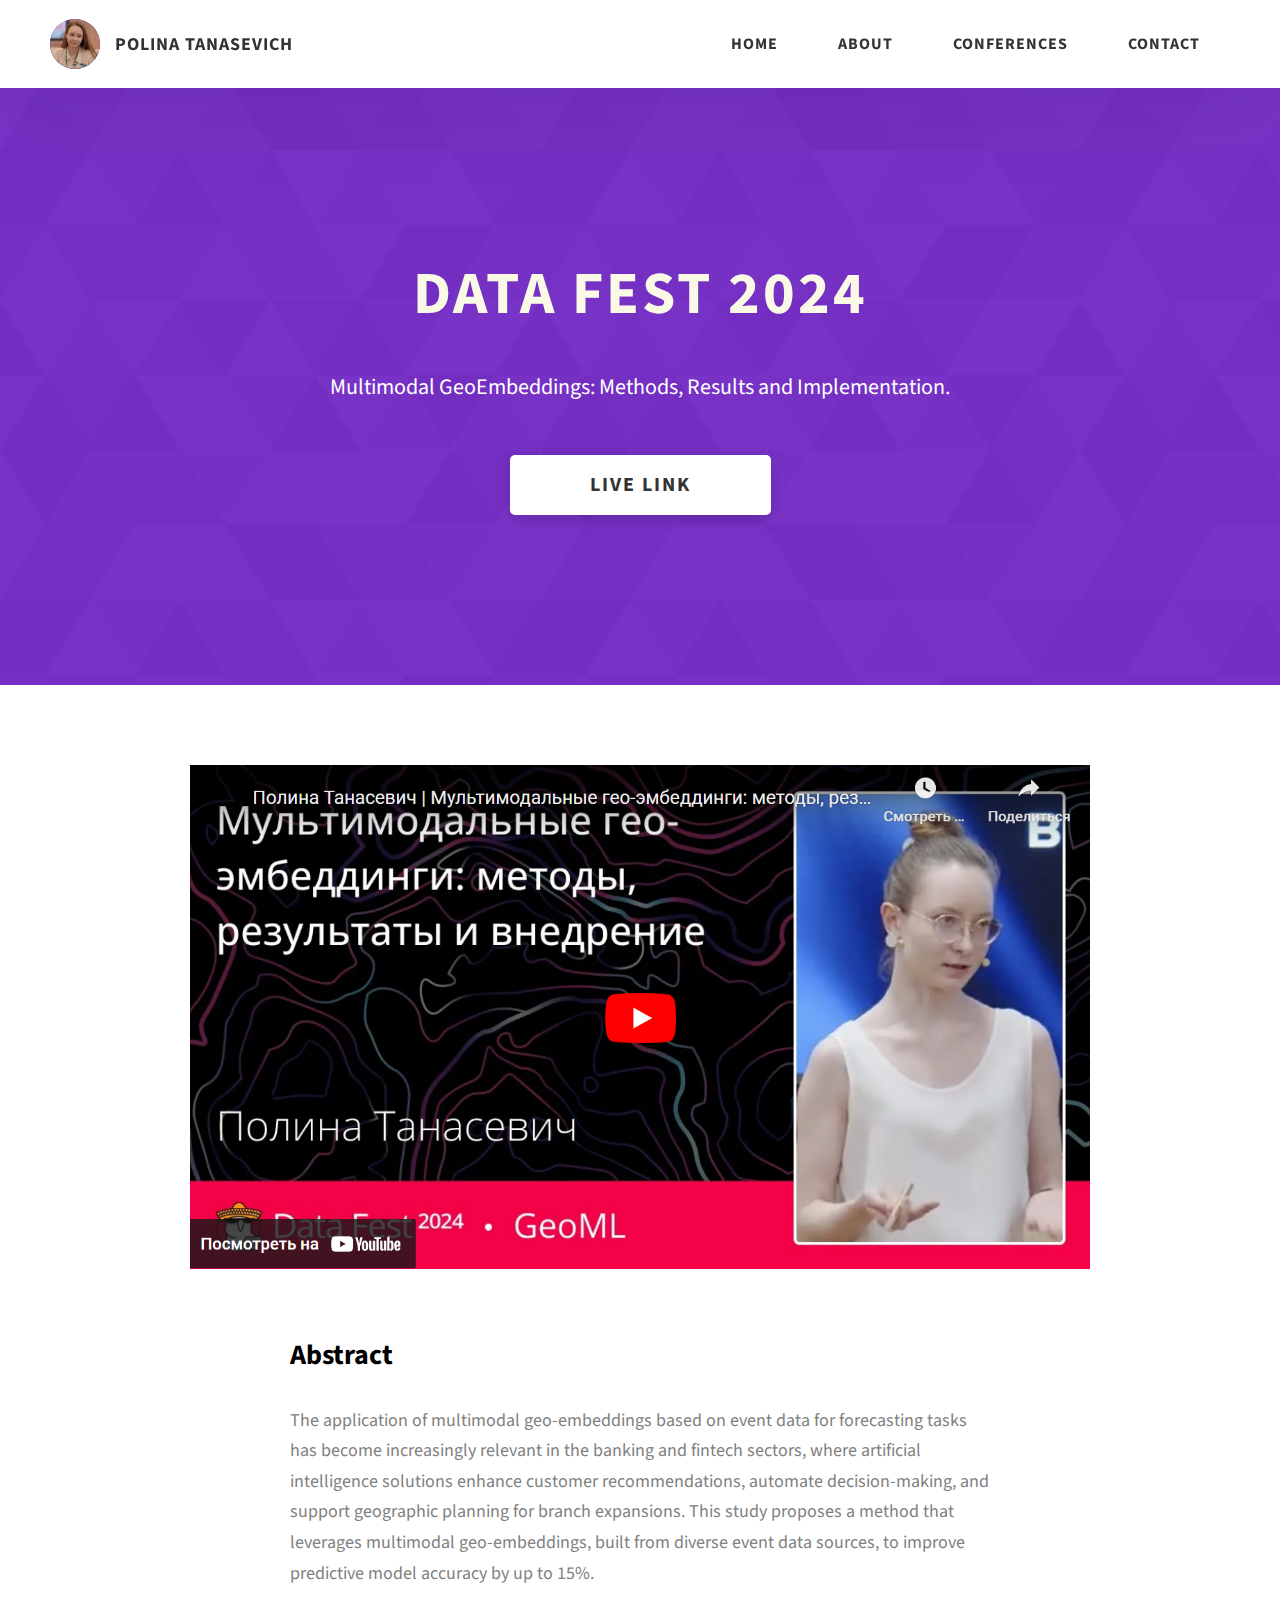
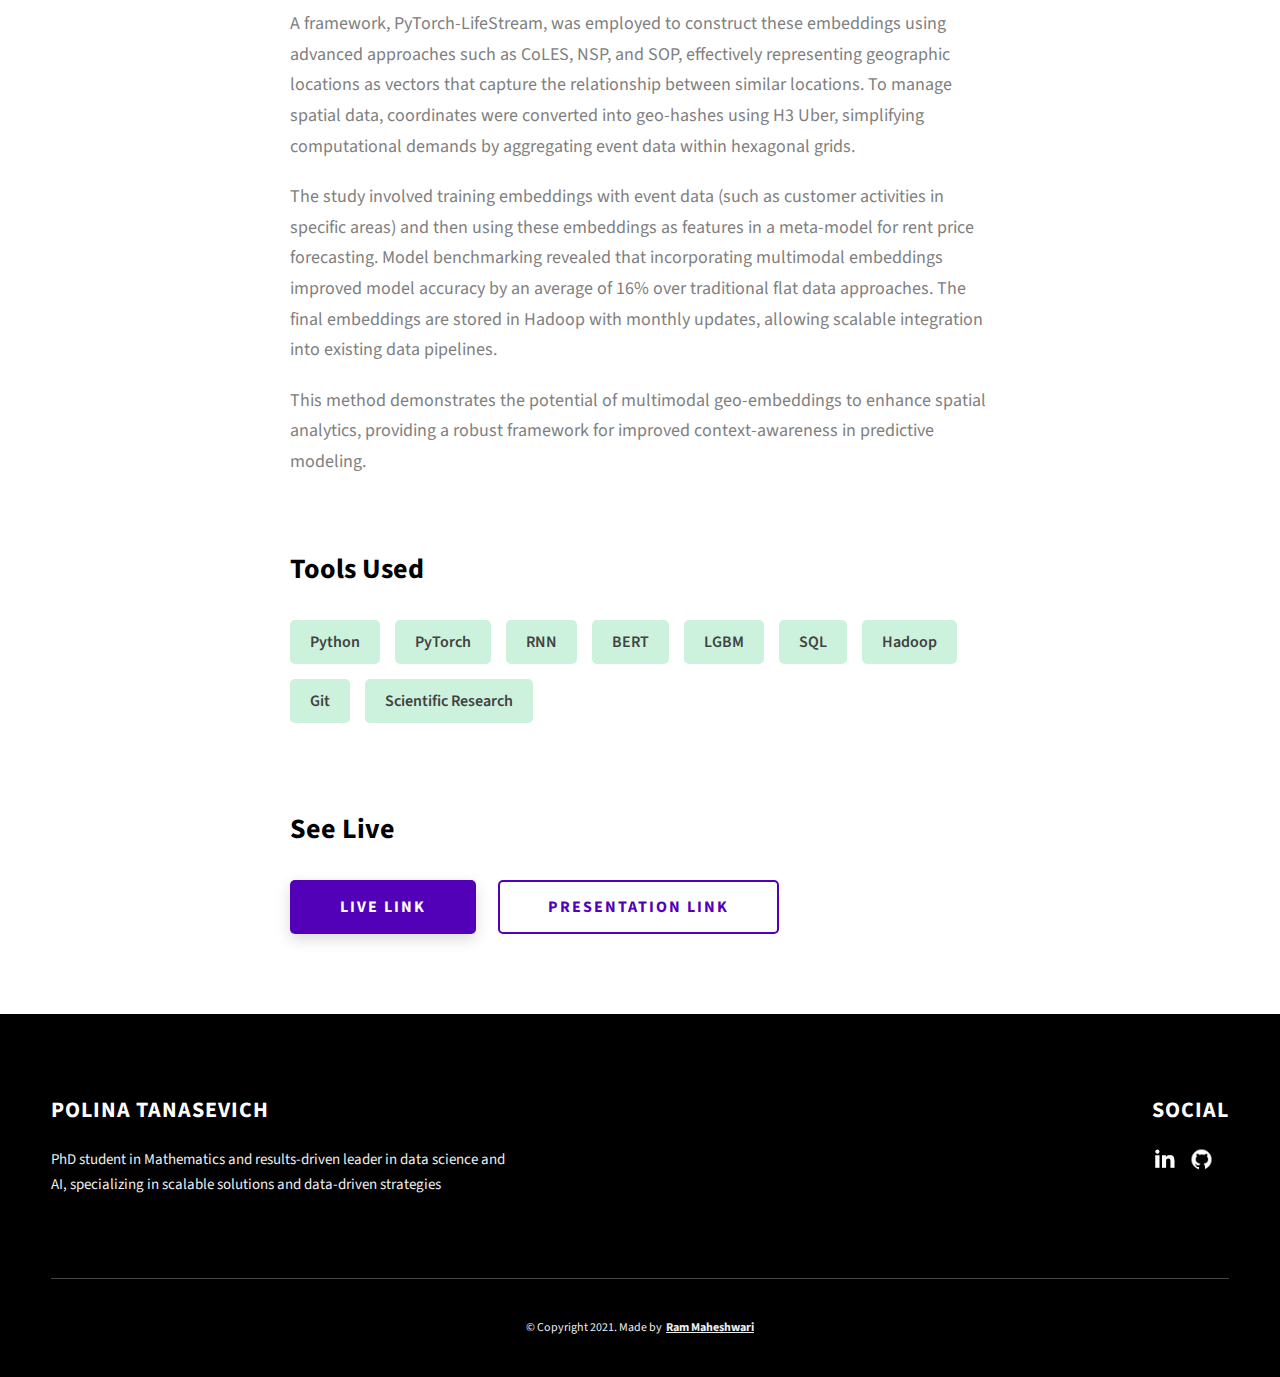
<file: conference-1.html>
<!DOCTYPE html>
<html lang="en">
  <head>
    <meta charset="UTF-8" />
    <meta name="viewport" content="width=device-width, initial-scale=1.0" />
    <meta http-equiv="X-UA-Compatible" content="ie=edge" />
    <title>Conference description</title>
    <meta name="description" content="Case study page of Project" />

    <link rel="stylesheet" href="css/style.css" />

    <link rel="preconnect" href="https://fonts.googleapis.com" />
    <link rel="preconnect" href="https://fonts.gstatic.com" crossorigin />
    <link
      href="https://fonts.googleapis.com/css2?family=Source+Sans+Pro:wght@400;600;700;900&display=swap"
      rel="stylesheet"
    />
  </head>
  <body>
    <header class="header">
      <div class="header__content">
        <div class="header__logo-container">
          <div class="header__logo-img-cont">
            <img
              src="./assets/png/profile.png"
              alt="Ram Maheshwari Logo Image"
              class="header__logo-img"
            />
          </div>
          <span class="header__logo-sub">Polina Tanasevich</span>
        </div>
        <div class="header__main">
          <ul class="header__links">
            <li class="header__link-wrapper">
              <a href="./index.html" class="header__link"> Home </a>
            </li>
            <li class="header__link-wrapper">
              <a href="./index.html#about" class="header__link">About </a>
            </li>
            <li class="header__link-wrapper">
              <a href="./index.html#conferences" class="header__link">
                Conferences
              </a>
            </li>
            <li class="header__link-wrapper">
              <a href="./index.html#contact" class="header__link"> Contact </a>
            </li>
          </ul>
          <div class="header__main-ham-menu-cont">
            <img
              src="./assets/svg/ham-menu.svg"
              alt="hamburger menu"
              class="header__main-ham-menu"
            />
            <img
              src="./assets/svg/ham-menu-close.svg"
              alt="hamburger menu close"
              class="header__main-ham-menu-close d-none"
            />
          </div>
        </div>
      </div>
      <div class="header__sm-menu">
        <div class="header__sm-menu-content">
          <ul class="header__sm-menu-links">
            <li class="header__sm-menu-link">
              <a href="./index.html"> Home </a>
            </li>

            <li class="header__sm-menu-link">
              <a href="./index.html#about"> About </a>
            </li>

            <li class="header__sm-menu-link">
              <a href="./index.html#conferences"> Conferences </a>
            </li>

            <li class="header__sm-menu-link">
              <a href="./index.html#contact"> Contact </a>
            </li>
          </ul>
        </div>
      </div>
    </header>
    <section class="project-cs-hero">
      <div class="project-cs-hero__content">
        <h1 class="heading-primary">Data Fest 2024</h1>
        <div class="project-cs-hero__info">
          <p class="text-primary">
            Multimodal GeoEmbeddings: Methods, Results and Implementation.
          </p>
        </div>
        <div class="project-cs-hero__cta">
          <a href="https://youtu.be/wTDzDgQ5Hfg" class="btn btn--bg" target="_blank">Live Link</a>
        </div>
      </div>
    </section>
    <section class="project-details">
      <div class="main-container">
        <div class="project-details__content">
          <div class="project-details__showcase-img-cont">
            <img
              src="./assets/jpeg/datafest_logo.png"
              alt="Project Image"
              class="project-details__showcase-img"
            />
          </div>
          <div class="project-details__content-main">
            <div class="project-details__desc">
              <h3 class="project-details__content-title">Abstract</h3>
              <p class="project-details__desc-para">
                The application of multimodal geo-embeddings based on event data for forecasting tasks has become 
                increasingly relevant in the banking and fintech sectors, where artificial intelligence solutions enhance 
                customer recommendations, automate decision-making, and support geographic planning for branch expansions. 
                This study proposes a method that leverages multimodal geo-embeddings, built from diverse event data sources, 
                to improve predictive model accuracy by up to 15%. 
              </p>
              <p class="project-details__desc-para">
                A framework, PyTorch-LifeStream, was employed to construct these embeddings using advanced approaches 
                such as CoLES, NSP, and SOP, effectively representing geographic locations as vectors that capture the 
                relationship between similar locations. To manage spatial data, coordinates were converted into geo-hashes 
                using H3 Uber, simplifying computational demands by aggregating event data within hexagonal grids.
              </p>
              <p class="project-details__desc-para">
                The study involved training embeddings with event data (such as customer activities in specific areas) 
                and then using these embeddings as features in a meta-model for rent price forecasting. 
                Model benchmarking revealed that incorporating multimodal embeddings improved model accuracy by an average 
                of 16% over traditional flat data approaches. The final embeddings are stored in Hadoop with monthly updates, 
                allowing scalable integration into existing data pipelines.
              </p>
              <p class="project-details__desc-para">
                This method demonstrates the potential of multimodal geo-embeddings to enhance spatial analytics, 
                providing a robust framework for improved context-awareness in predictive modeling.
              </p>
            </div>
            <div class="project-details__tools-used">
              <h3 class="project-details__content-title">Tools Used</h3>
              <div class="skills">
                <div class="skills__skill">Python</div>
                <div class="skills__skill">PyTorch</div>
                <div class="skills__skill">RNN</div>
                <div class="skills__skill">BERT</div>
                <div class="skills__skill">LGBM</div>
                <div class="skills__skill">SQL</div>
                <div class="skills__skill">Hadoop</div>
                <div class="skills__skill">Git</div>
                <div class="skills__skill">Scientific Research</div>
              </div>
            </div>
            <div class="project-details__links">
              <h3 class="project-details__content-title">See Live</h3>
              <a
                href="https://youtu.be/wTDzDgQ5Hfg"
                class="btn btn--med btn--theme project-details__links-btn"
                target="_blank"
                >Live Link</a
              >
              <a
                href="https://drive.google.com/file/d/1K0Ri7ku4yXAQO5ww1IJv1afYurtOnHLl/view?usp=sharing"
                class="btn btn--med btn--theme-inv project-details__links-btn"
                target="_blank"
                >Presentation Link</a
              >
            </div>
          </div>
        </div>
      </div>
    </section>
    <footer class="main-footer">
      <div class="main-container">
        <div class="main-footer__upper">
          <div class="main-footer__row main-footer__row-1">
            <h2 class="heading heading-sm main-footer__heading-sm">
              <span>Social</span>
            </h2>
            <div class="main-footer__social-cont">
              <a target="_blank" rel="noreferrer" href="https://linkedin.com/in/tanasevich-ps">
                <img
                  class="main-footer__icon"
                  src="./assets/png/linkedin-ico.png"
                  alt="icon"
                />
              </a>
              <a target="_blank" rel="noreferrer" href="https://github.com/TanasevichPS">
                <img
                  class="main-footer__icon"
                  src="./assets/png/github-ico.png"
                  alt="icon"
                />
              </a>              
            </div>
          </div>
          <div class="main-footer__row main-footer__row-2">
            <h4 class="heading heading-sm text-lt">Polina Tanasevich</h4>
            <p class="main-footer__short-desc">
              PhD student in Mathematics and results-driven leader in data science and AI, specializing in scalable solutions and data-driven strategies
            </p>
          </div>
        </div>

        <div class="main-footer__lower">
          &copy; Copyright 2021. Made by
          <a rel="noreferrer" target="_blank" href="https://rammaheshwari.com"
            >Ram Maheshwari</a
          >
        </div>
      </div>
    </footer>
    <script src="./index.js"></script>
  </body>
</html>
</file>
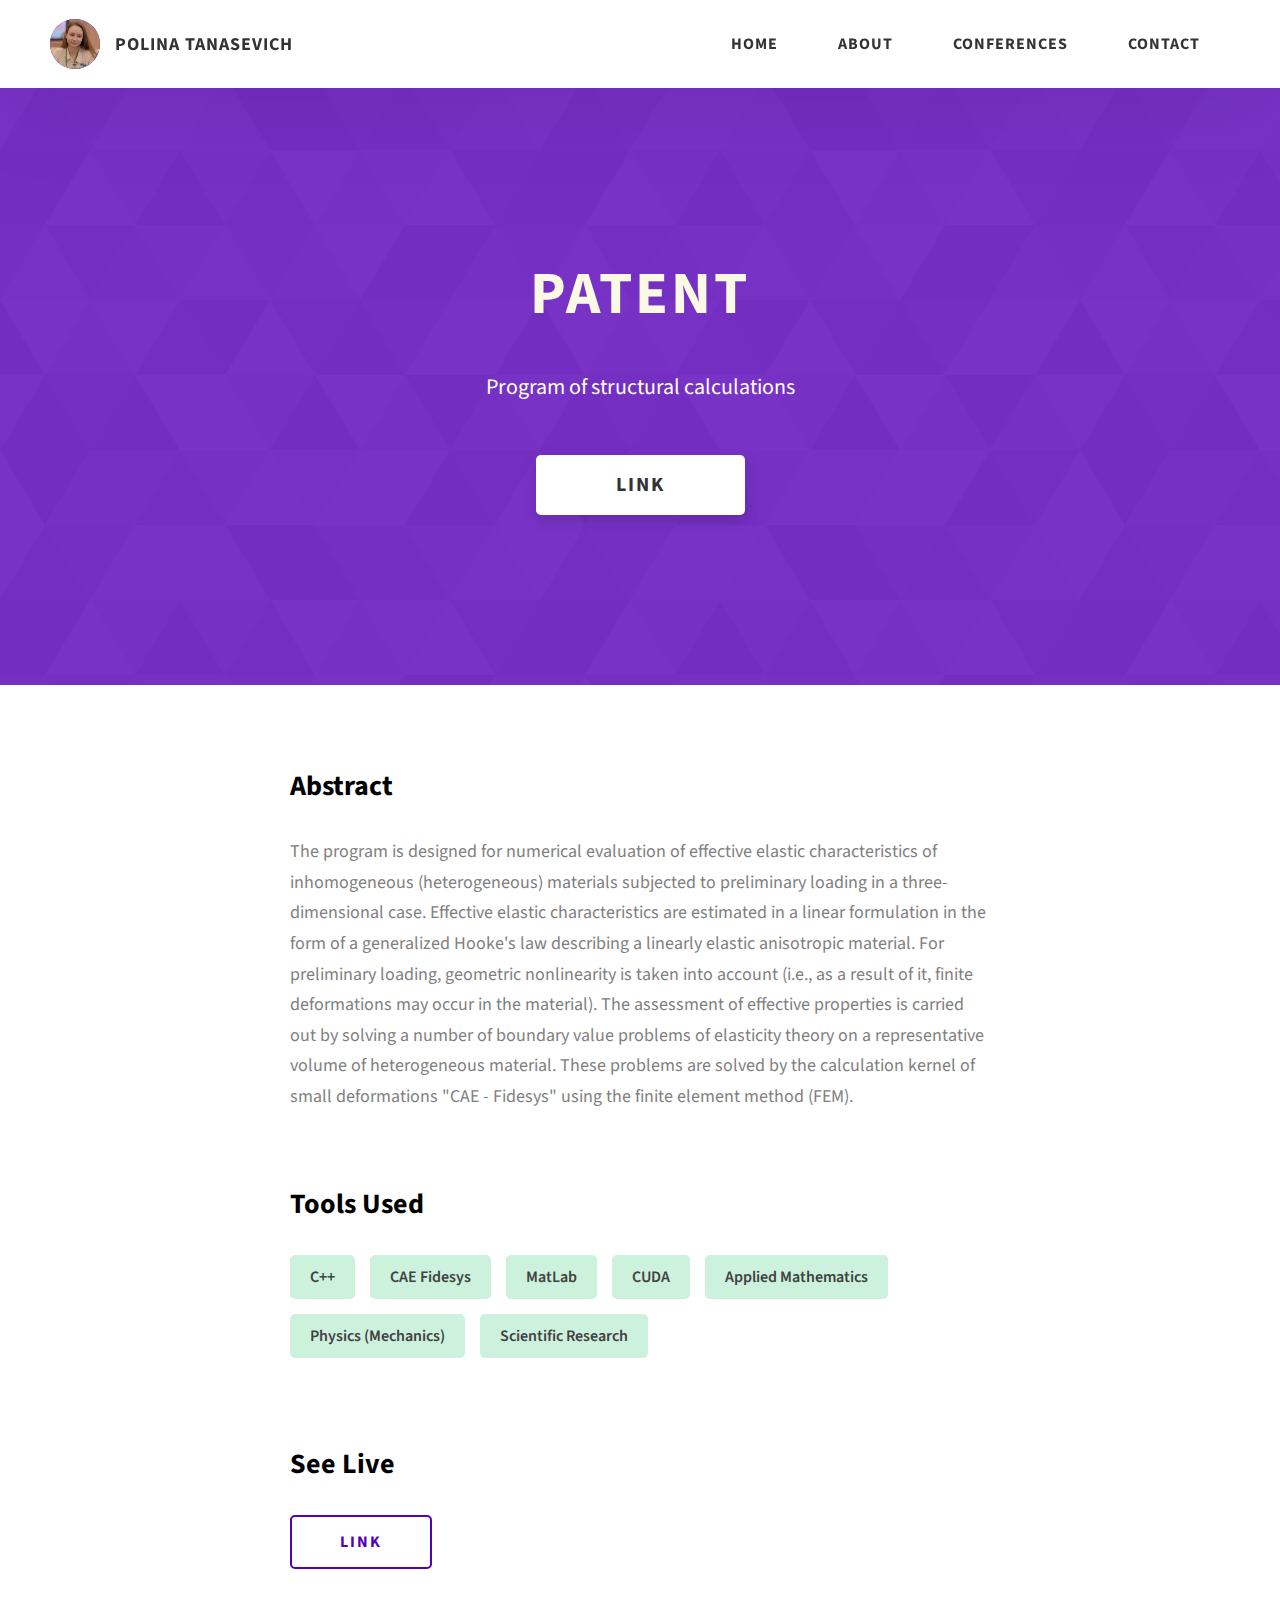
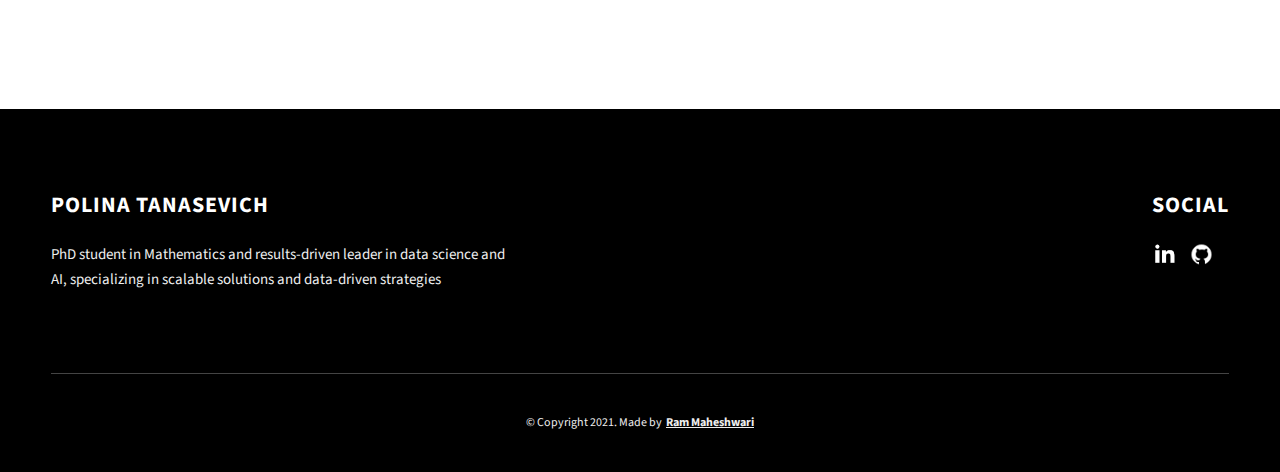
<file: patent-1.html>
<!DOCTYPE html>
<html lang="en">
  <head>
    <meta charset="UTF-8" />
    <meta name="viewport" content="width=device-width, initial-scale=1.0" />
    <meta http-equiv="X-UA-Compatible" content="ie=edge" />
    <title>Patent</title>
    <meta name="description" content="Case study page of Project" />

    <link rel="stylesheet" href="css/style.css" />

    <link rel="preconnect" href="https://fonts.googleapis.com" />
    <link rel="preconnect" href="https://fonts.gstatic.com" crossorigin />
    <link
      href="https://fonts.googleapis.com/css2?family=Source+Sans+Pro:wght@400;600;700;900&display=swap"
      rel="stylesheet"
    />
  </head>
  <body>
    <header class="header">
      <div class="header__content">
        <div class="header__logo-container">
          <div class="header__logo-img-cont">
            <img
              src="./assets/png/profile.png"
              alt="Ram Maheshwari Logo Image"
              class="header__logo-img"
            />
          </div>
          <span class="header__logo-sub">Polina Tanasevich</span>
        </div>
        <div class="header__main">
          <ul class="header__links">
            <li class="header__link-wrapper">
              <a href="./index.html" class="header__link"> Home </a>
            </li>
            <li class="header__link-wrapper">
              <a href="./index.html#about" class="header__link">About </a>
            </li>
            <li class="header__link-wrapper">
              <a href="./index.html#conferences" class="header__link">
                Conferences
              </a>
            </li>
            <li class="header__link-wrapper">
              <a href="./index.html#contact" class="header__link"> Contact </a>
            </li>
          </ul>
          <div class="header__main-ham-menu-cont">
            <img
              src="./assets/svg/ham-menu.svg"
              alt="hamburger menu"
              class="header__main-ham-menu"
            />
            <img
              src="./assets/svg/ham-menu-close.svg"
              alt="hamburger menu close"
              class="header__main-ham-menu-close d-none"
            />
          </div>
        </div>
      </div>
      <div class="header__sm-menu">
        <div class="header__sm-menu-content">
          <ul class="header__sm-menu-links">
            <li class="header__sm-menu-link">
              <a href="./index.html"> Home </a>
            </li>

            <li class="header__sm-menu-link">
              <a href="./index.html#about"> About </a>
            </li>

            <li class="header__sm-menu-link">
              <a href="./index.html#conferences"> Conferences </a>
            </li>

            <li class="header__sm-menu-link">
              <a href="./index.html#contact"> Contact </a>
            </li>
          </ul>
        </div>
      </div>
    </header>
    <section class="project-cs-hero">
      <div class="project-cs-hero__content">
        <h1 class="heading-primary">Patent</h1>
        <div class="project-cs-hero__info">
          <p class="text-primary">
            Program of structural calculations
          </p>
        </div>
        <div class="project-cs-hero__cta">
          <a href="https://drive.google.com/file/d/1a35a2d3kLwlg61ajTobskszPQ3aFf8J5/view?usp=sharing" class="btn btn--bg" target="_blank">Link</a>
        </div>
      </div>
    </section>
    <section class="project-details">
      <div class="main-container">
        <div class="project-details__content">
          <div class="project-details__showcase-img-cont">
            <!-- <img
              src="./assets/jpeg/nte_start.jpg"
              alt="Project Image"
              class="project-details__showcase-img"
            />
          </div> -->
          <div class="project-details__content-main">
            <div class="project-details__desc">
              <h3 class="project-details__content-title">Abstract</h3>
              <p class="project-details__desc-para">
                The program is designed for numerical evaluation of effective elastic characteristics of inhomogeneous (heterogeneous) 
                materials subjected to preliminary loading in a three-dimensional case. Effective elastic characteristics are estimated 
                in a linear formulation in the form of a generalized Hooke's law describing a linearly elastic anisotropic material. 
                For preliminary loading, geometric nonlinearity is taken into account (i.e., as a result of it, finite deformations may 
                occur in the material). The assessment of effective properties is carried out by solving a number of boundary value 
                problems of elasticity theory on a representative volume of heterogeneous material. 
                These problems are solved by the calculation kernel of small deformations 
                "CAE - Fidesys" using the finite element method (FEM).        
              </p>
            </div>
            <div class="project-details__tools-used">
              <h3 class="project-details__content-title">Tools Used</h3>
              <div class="skills">
                <div class="skills__skill">C++</div>
                <div class="skills__skill">CAE Fidesys</div>
                <div class="skills__skill">MatLab</div>
                <div class="skills__skill">CUDA</div>
                <div class="skills__skill">Applied Mathematics</div>
                <div class="skills__skill">Physics (Mechanics)</div>
                <div class="skills__skill">Scientific Research</div>
              </div>
            </div>
            <div class="project-details__links">
              <h3 class="project-details__content-title">See Live</h3>              
              <a
                href="https://drive.google.com/file/d/1a35a2d3kLwlg61ajTobskszPQ3aFf8J5/view?usp=sharing"
                class="btn btn--med btn--theme-inv project-details__links-btn"
                target="_blank"
                >Link</a
              >
            </div>
          </div>
        </div>
      </div>
    </section>
    <footer class="main-footer">
      <div class="main-container">
        <div class="main-footer__upper">
          <div class="main-footer__row main-footer__row-1">
            <h2 class="heading heading-sm main-footer__heading-sm">
              <span>Social</span>
            </h2>
            <div class="main-footer__social-cont">
              <a target="_blank" rel="noreferrer" href="https://linkedin.com/in/tanasevich-ps">
                <img
                  class="main-footer__icon"
                  src="./assets/png/linkedin-ico.png"
                  alt="icon"
                />
              </a>
              <a target="_blank" rel="noreferrer" href="https://github.com/TanasevichPS">
                <img
                  class="main-footer__icon"
                  src="./assets/png/github-ico.png"
                  alt="icon"
                />
              </a>              
            </div>
          </div>
          <div class="main-footer__row main-footer__row-2">
            <h4 class="heading heading-sm text-lt">Polina Tanasevich</h4>
            <p class="main-footer__short-desc">
              PhD student in Mathematics and results-driven leader in data science and AI, specializing in scalable solutions and data-driven strategies
            </p>
          </div>
        </div>

        <div class="main-footer__lower">
          &copy; Copyright 2021. Made by
          <a rel="noreferrer" target="_blank" href="https://rammaheshwari.com"
            >Ram Maheshwari</a
          >
        </div>
      </div>
    </footer>
    <script src="./index.js"></script>
  </body>
</html>
</file>
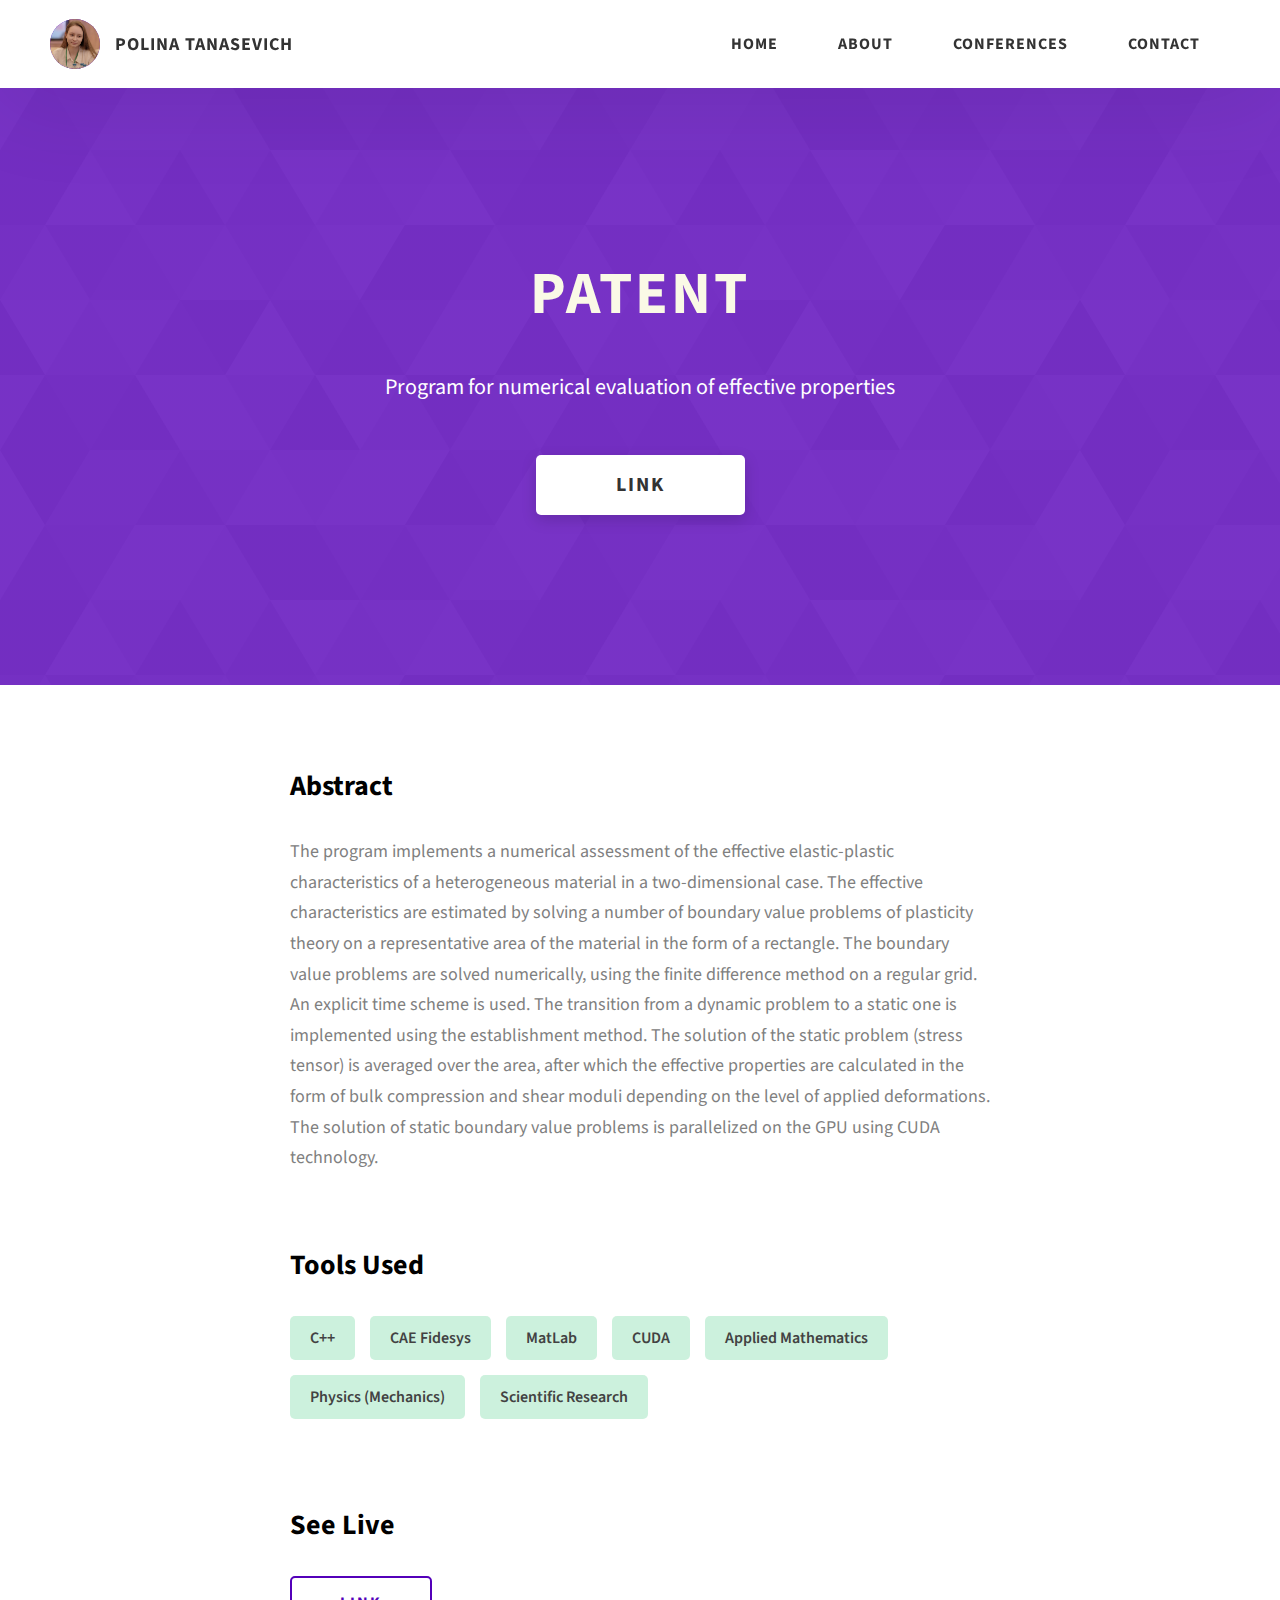
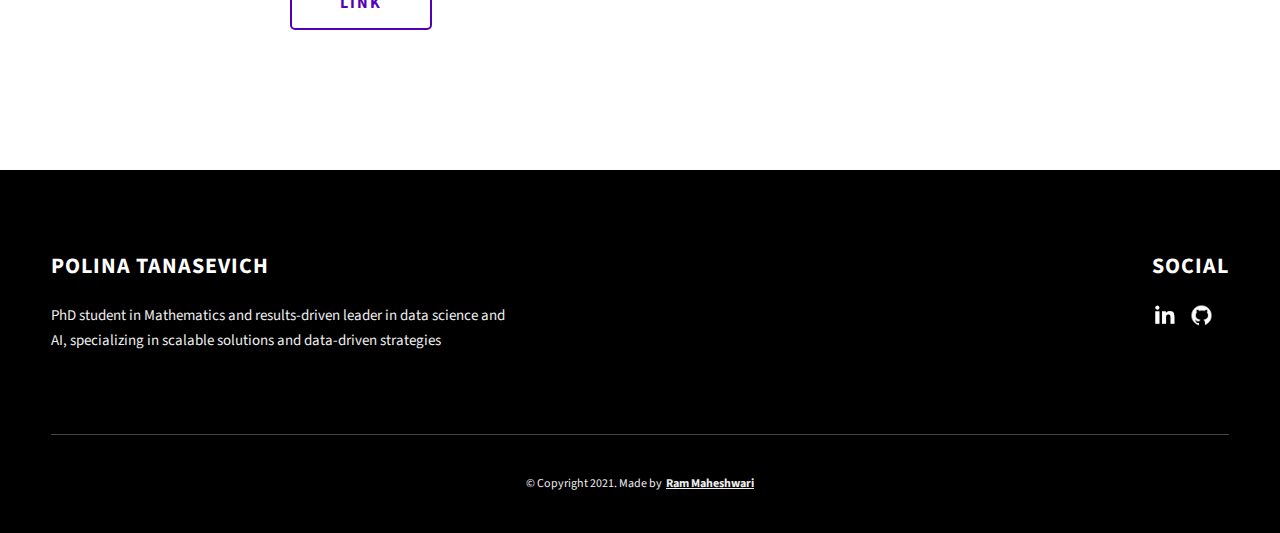
<file: patent-2.html>
<!DOCTYPE html>
<html lang="en">
  <head>
    <meta charset="UTF-8" />
    <meta name="viewport" content="width=device-width, initial-scale=1.0" />
    <meta http-equiv="X-UA-Compatible" content="ie=edge" />
    <title>Patent</title>
    <meta name="description" content="Case study page of Project" />

    <link rel="stylesheet" href="css/style.css" />

    <link rel="preconnect" href="https://fonts.googleapis.com" />
    <link rel="preconnect" href="https://fonts.gstatic.com" crossorigin />
    <link
      href="https://fonts.googleapis.com/css2?family=Source+Sans+Pro:wght@400;600;700;900&display=swap"
      rel="stylesheet"
    />
  </head>
  <body>
    <header class="header">
      <div class="header__content">
        <div class="header__logo-container">
          <div class="header__logo-img-cont">
            <img
              src="./assets/png/profile.png"
              alt="Ram Maheshwari Logo Image"
              class="header__logo-img"
            />
          </div>
          <span class="header__logo-sub">Polina Tanasevich</span>
        </div>
        <div class="header__main">
          <ul class="header__links">
            <li class="header__link-wrapper">
              <a href="./index.html" class="header__link"> Home </a>
            </li>
            <li class="header__link-wrapper">
              <a href="./index.html#about" class="header__link">About </a>
            </li>
            <li class="header__link-wrapper">
              <a href="./index.html#conferences" class="header__link">
                Conferences
              </a>
            </li>
            <li class="header__link-wrapper">
              <a href="./index.html#contact" class="header__link"> Contact </a>
            </li>
          </ul>
          <div class="header__main-ham-menu-cont">
            <img
              src="./assets/svg/ham-menu.svg"
              alt="hamburger menu"
              class="header__main-ham-menu"
            />
            <img
              src="./assets/svg/ham-menu-close.svg"
              alt="hamburger menu close"
              class="header__main-ham-menu-close d-none"
            />
          </div>
        </div>
      </div>
      <div class="header__sm-menu">
        <div class="header__sm-menu-content">
          <ul class="header__sm-menu-links">
            <li class="header__sm-menu-link">
              <a href="./index.html"> Home </a>
            </li>

            <li class="header__sm-menu-link">
              <a href="./index.html#about"> About </a>
            </li>

            <li class="header__sm-menu-link">
              <a href="./index.html#conferences"> Conferences </a>
            </li>

            <li class="header__sm-menu-link">
              <a href="./index.html#contact"> Contact </a>
            </li>
          </ul>
        </div>
      </div>
    </header>
    <section class="project-cs-hero">
      <div class="project-cs-hero__content">
        <h1 class="heading-primary">Patent</h1>
        <div class="project-cs-hero__info">
          <p class="text-primary">
            Program for numerical evaluation of effective properties
          </p>
        </div>
        <div class="project-cs-hero__cta">
          <a href="https://drive.google.com/file/d/1jKumDoWiJH3ZNtrd1HH0td-H5eBQf-8J/view?usp=sharing" class="btn btn--bg" target="_blank">Link</a>
        </div>
      </div>
    </section>
    <section class="project-details">
      <div class="main-container">
        <div class="project-details__content">
          <div class="project-details__showcase-img-cont">
            <!-- <img
              src="./assets/jpeg/nte_start.jpg"
              alt="Project Image"
              class="project-details__showcase-img"
            />
          </div> -->
          <div class="project-details__content-main">
            <div class="project-details__desc">
              <h3 class="project-details__content-title">Abstract</h3>
              <p class="project-details__desc-para">
                The program implements a numerical assessment of the effective elastic-plastic characteristics of a heterogeneous 
                material in a two-dimensional case. The effective characteristics are estimated by solving a number of boundary value 
                problems of plasticity theory on a representative area of ​​the material in the form of a rectangle. 
                The boundary value problems are solved numerically, using the finite difference method on a regular grid. 
                An explicit time scheme is used. The transition from a dynamic problem to a static one is implemented using the 
                establishment method. The solution of the static problem (stress tensor) is averaged over the area, after which the 
                effective properties are calculated in the form of bulk compression and shear moduli 
                depending on the level of applied deformations. 
                The solution of static boundary value problems is parallelized on the GPU using CUDA technology.        
              </p>
            </div>
            <div class="project-details__tools-used">
              <h3 class="project-details__content-title">Tools Used</h3>
              <div class="skills">
                <div class="skills__skill">C++</div>
                <div class="skills__skill">CAE Fidesys</div>
                <div class="skills__skill">MatLab</div>
                <div class="skills__skill">CUDA</div>
                <div class="skills__skill">Applied Mathematics</div>
                <div class="skills__skill">Physics (Mechanics)</div>
                <div class="skills__skill">Scientific Research</div>
              </div>
            </div>
            <div class="project-details__links">
              <h3 class="project-details__content-title">See Live</h3>              
              <a
                href="https://drive.google.com/file/d/1jKumDoWiJH3ZNtrd1HH0td-H5eBQf-8J/view?usp=sharing"
                class="btn btn--med btn--theme-inv project-details__links-btn"
                target="_blank"
                >Link</a
              >
            </div>
          </div>
        </div>
      </div>
    </section>
    <footer class="main-footer">
      <div class="main-container">
        <div class="main-footer__upper">
          <div class="main-footer__row main-footer__row-1">
            <h2 class="heading heading-sm main-footer__heading-sm">
              <span>Social</span>
            </h2>
            <div class="main-footer__social-cont">
              <a target="_blank" rel="noreferrer" href="https://linkedin.com/in/tanasevich-ps">
                <img
                  class="main-footer__icon"
                  src="./assets/png/linkedin-ico.png"
                  alt="icon"
                />
              </a>
              <a target="_blank" rel="noreferrer" href="https://github.com/TanasevichPS">
                <img
                  class="main-footer__icon"
                  src="./assets/png/github-ico.png"
                  alt="icon"
                />
              </a>              
            </div>
          </div>
          <div class="main-footer__row main-footer__row-2">
            <h4 class="heading heading-sm text-lt">Polina Tanasevich</h4>
            <p class="main-footer__short-desc">
              PhD student in Mathematics and results-driven leader in data science and AI, specializing in scalable solutions and data-driven strategies
            </p>
          </div>
        </div>

        <div class="main-footer__lower">
          &copy; Copyright 2021. Made by
          <a rel="noreferrer" target="_blank" href="https://rammaheshwari.com"
            >Ram Maheshwari</a
          >
        </div>
      </div>
    </footer>
    <script src="./index.js"></script>
  </body>
</html>
</file>
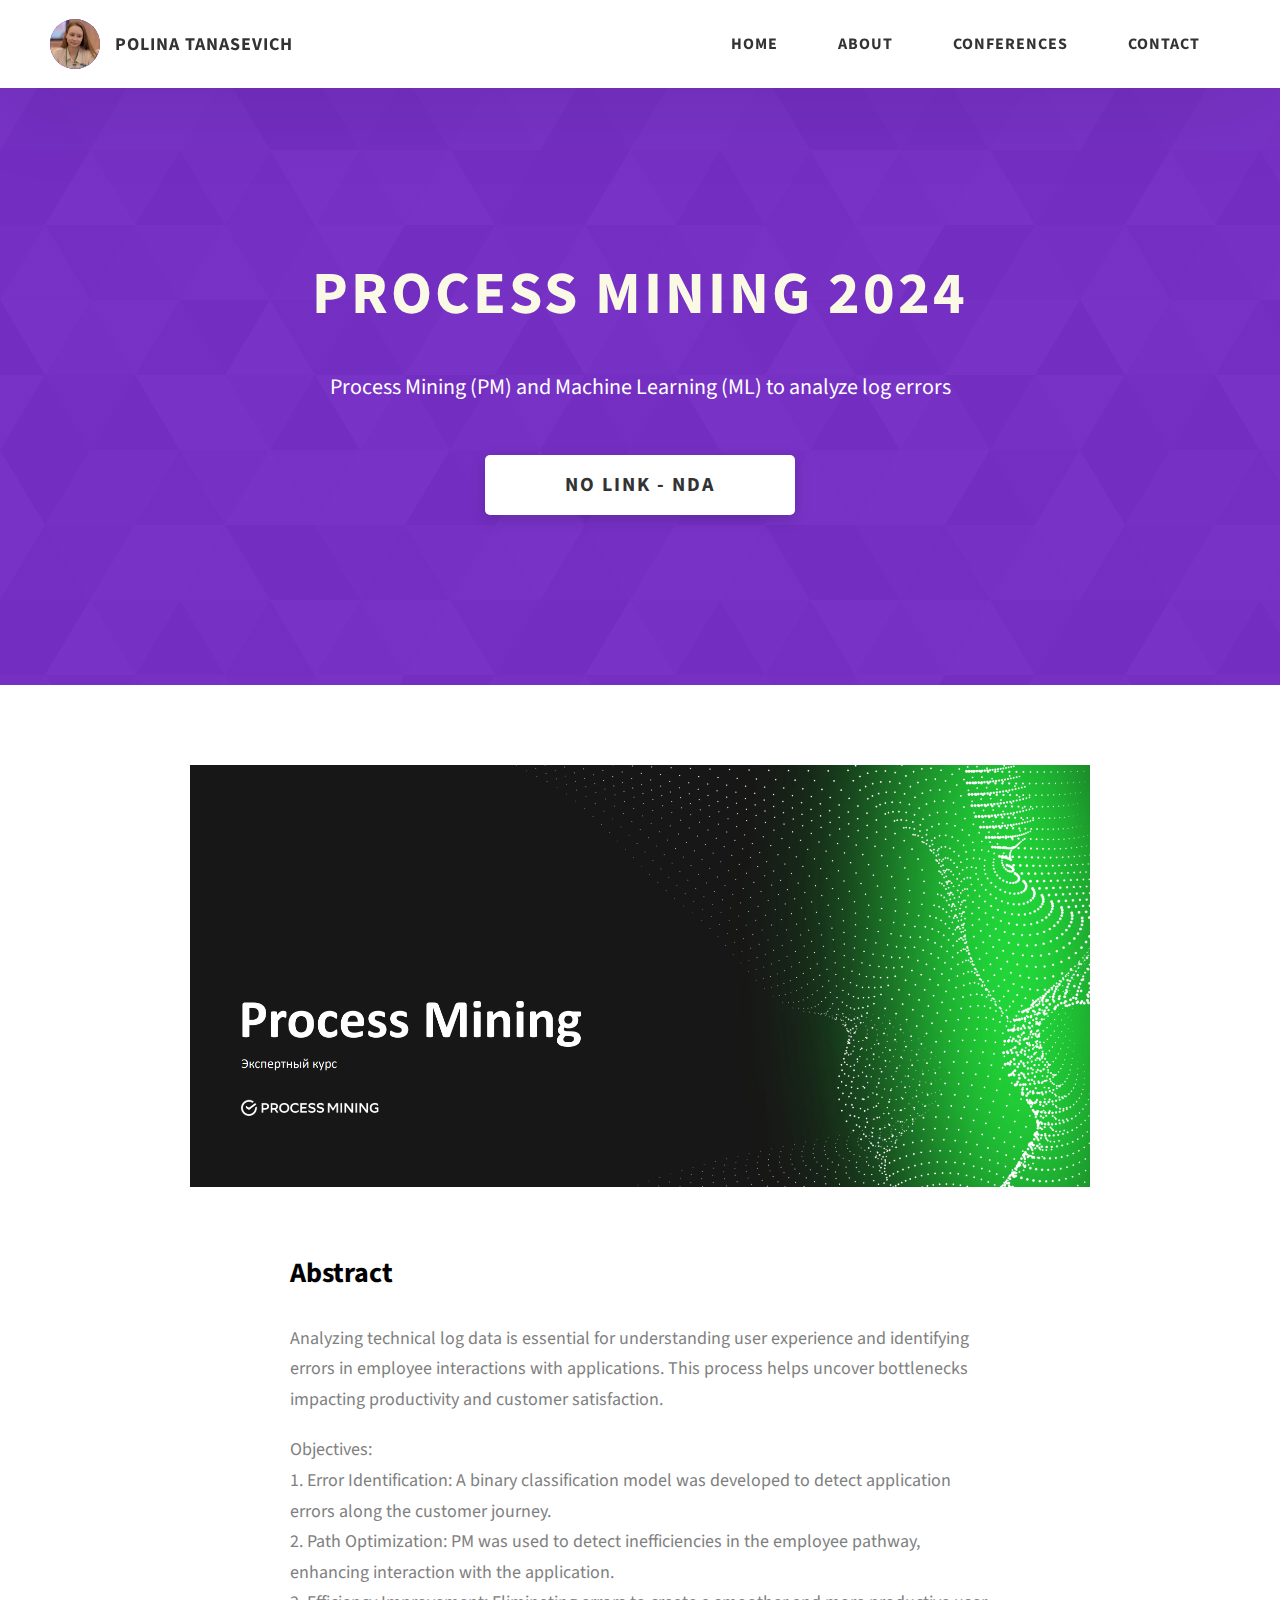
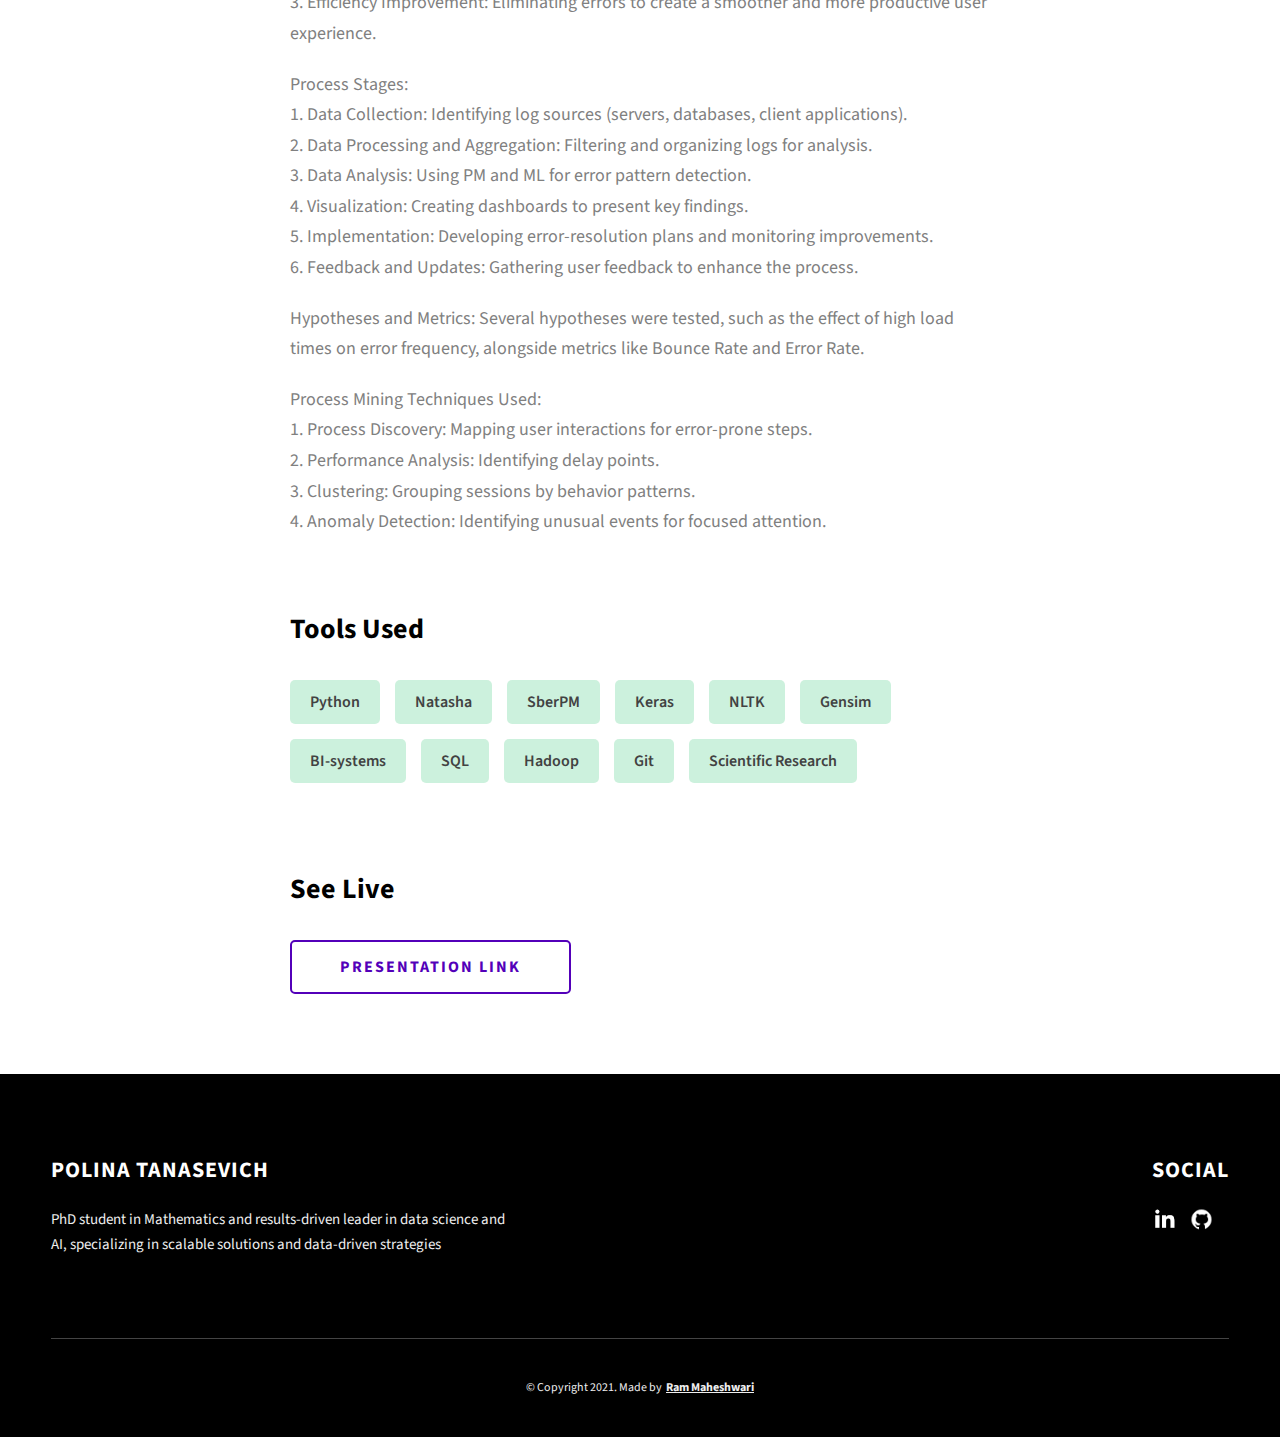
<file: process_mining.html>
<!DOCTYPE html>
<html lang="en">
  <head>
    <meta charset="UTF-8" />
    <meta name="viewport" content="width=device-width, initial-scale=1.0" />
    <meta http-equiv="X-UA-Compatible" content="ie=edge" />
    <title>Conference description</title>
    <meta name="description" content="Case study page of Project" />

    <link rel="stylesheet" href="css/style.css" />

    <link rel="preconnect" href="https://fonts.googleapis.com" />
    <link rel="preconnect" href="https://fonts.gstatic.com" crossorigin />
    <link
      href="https://fonts.googleapis.com/css2?family=Source+Sans+Pro:wght@400;600;700;900&display=swap"
      rel="stylesheet"
    />
  </head>
  <body>
    <header class="header">
      <div class="header__content">
        <div class="header__logo-container">
          <div class="header__logo-img-cont">
            <img
              src="./assets/png/profile.png"
              alt="Ram Maheshwari Logo Image"
              class="header__logo-img"
            />
          </div>
          <span class="header__logo-sub">Polina Tanasevich</span>
        </div>
        <div class="header__main">
          <ul class="header__links">
            <li class="header__link-wrapper">
              <a href="./index.html" class="header__link"> Home </a>
            </li>
            <li class="header__link-wrapper">
              <a href="./index.html#about" class="header__link">About </a>
            </li>
            <li class="header__link-wrapper">
              <a href="./index.html#conferences" class="header__link">
                Conferences
              </a>
            </li>
            <li class="header__link-wrapper">
              <a href="./index.html#contact" class="header__link"> Contact </a>
            </li>
          </ul>
          <div class="header__main-ham-menu-cont">
            <img
              src="./assets/svg/ham-menu.svg"
              alt="hamburger menu"
              class="header__main-ham-menu"
            />
            <img
              src="./assets/svg/ham-menu-close.svg"
              alt="hamburger menu close"
              class="header__main-ham-menu-close d-none"
            />
          </div>
        </div>
      </div>
      <div class="header__sm-menu">
        <div class="header__sm-menu-content">
          <ul class="header__sm-menu-links">
            <li class="header__sm-menu-link">
              <a href="./index.html"> Home </a>
            </li>

            <li class="header__sm-menu-link">
              <a href="./index.html#about"> About </a>
            </li>

            <li class="header__sm-menu-link">
              <a href="./index.html#conferences"> Conferences </a>
            </li>

            <li class="header__sm-menu-link">
              <a href="./index.html#contact"> Contact </a>
            </li>
          </ul>
        </div>
      </div>
    </header>
    <section class="project-cs-hero">
      <div class="project-cs-hero__content">
        <h1 class="heading-primary">Process Mining 2024</h1>
        <div class="project-cs-hero__info">
          <p class="text-primary">
            Process Mining (PM) and Machine Learning (ML) to analyze log errors 
          </p>
        </div>
        <div class="project-cs-hero__cta">
          <a href="#" class="btn btn--bg" target="_blank">No Link - NDA</a>
        </div>
      </div>
    </section>
    <section class="project-details">
      <div class="main-container">
        <div class="project-details__content">
          <div class="project-details__showcase-img-cont">
            <img
              src="./assets/jpeg/process_mining_start.png"
              alt="Project Image"
              class="project-details__showcase-img"
            />
          </div>
          <div class="project-details__content-main">
            <div class="project-details__desc">
              <h3 class="project-details__content-title">Abstract</h3>
              <p class="project-details__desc-para">
                Analyzing technical log data is essential for understanding user experience and identifying errors in employee 
                interactions with applications. This process helps uncover bottlenecks impacting productivity and customer 
                satisfaction.
              </p>
              <p class="project-details__desc-para">
                Objectives: <br/>
                1. Error Identification: A binary classification model was developed to detect application errors along the 
                customer journey. <br/>
                2. Path Optimization: PM was used to detect inefficiencies in the employee pathway, enhancing interaction 
                with the application. <br/>
                3. Efficiency Improvement: Eliminating errors to create a smoother and more productive user experience.
              </p>
              <p class="project-details__desc-para">
                Process Stages: <br/>
                1. Data Collection: Identifying log sources (servers, databases, client applications). <br/>
                2. Data Processing and Aggregation: Filtering and organizing logs for analysis. <br/>
                3. Data Analysis: Using PM and ML for error pattern detection. <br/>
                4. Visualization: Creating dashboards to present key findings. <br/>
                5. Implementation: Developing error-resolution plans and monitoring improvements. <br/>
                6. Feedback and Updates: Gathering user feedback to enhance the process.
              </p>
              <p class="project-details__desc-para">
                Hypotheses and Metrics: Several hypotheses were tested, such as the effect of high load times on error 
                frequency, alongside metrics like Bounce Rate and Error Rate.
              </p>
              <p class="project-details__desc-para">
                Process Mining Techniques Used: <br/>
                1. Process Discovery: Mapping user interactions for error-prone steps. <br/>
                2. Performance Analysis: Identifying delay points. <br/>
                3. Clustering: Grouping sessions by behavior patterns. <br/>
                4. Anomaly Detection: Identifying unusual events for focused attention.                
              </p>
            </div>
            <div class="project-details__tools-used">
              <h3 class="project-details__content-title">Tools Used</h3>
              <div class="skills">
                <div class="skills__skill">Python</div>
                <div class="skills__skill">Natasha</div>
                <div class="skills__skill">SberPM</div>
                <div class="skills__skill">Keras</div>
                <div class="skills__skill">NLTK</div>
                <div class="skills__skill">Gensim</div>
                <div class="skills__skill">BI-systems</div>
                <div class="skills__skill">SQL</div>
                <div class="skills__skill">Hadoop</div>
                <div class="skills__skill">Git</div>
                <div class="skills__skill">Scientific Research</div>
              </div>
            </div>
            <div class="project-details__links">
              <h3 class="project-details__content-title">See Live</h3>              
              <a
                href="https://drive.google.com/file/d/1qJbcdfj6NMxQ3RVJfJ6nmjk1X36tvr04/view?usp=sharing"
                class="btn btn--med btn--theme-inv project-details__links-btn"
                target="_blank"
                >Presentation Link</a
              >
            </div>
          </div>
        </div>
      </div>
    </section>
    <footer class="main-footer">
      <div class="main-container">
        <div class="main-footer__upper">
          <div class="main-footer__row main-footer__row-1">
            <h2 class="heading heading-sm main-footer__heading-sm">
              <span>Social</span>
            </h2>
            <div class="main-footer__social-cont">
              <a target="_blank" rel="noreferrer" href="https://linkedin.com/in/tanasevich-ps">
                <img
                  class="main-footer__icon"
                  src="./assets/png/linkedin-ico.png"
                  alt="icon"
                />
              </a>
              <a target="_blank" rel="noreferrer" href="https://github.com/TanasevichPS">
                <img
                  class="main-footer__icon"
                  src="./assets/png/github-ico.png"
                  alt="icon"
                />
              </a>              
            </div>
          </div>
          <div class="main-footer__row main-footer__row-2">
            <h4 class="heading heading-sm text-lt">Polina Tanasevich</h4>
            <p class="main-footer__short-desc">
              PhD student in Mathematics and results-driven leader in data science and AI, specializing in scalable solutions and data-driven strategies
            </p>
          </div>
        </div>

        <div class="main-footer__lower">
          &copy; Copyright 2021. Made by
          <a rel="noreferrer" target="_blank" href="https://rammaheshwari.com"
            >Ram Maheshwari</a
          >
        </div>
      </div>
    </footer>
    <script src="./index.js"></script>
  </body>
</html>
</file>
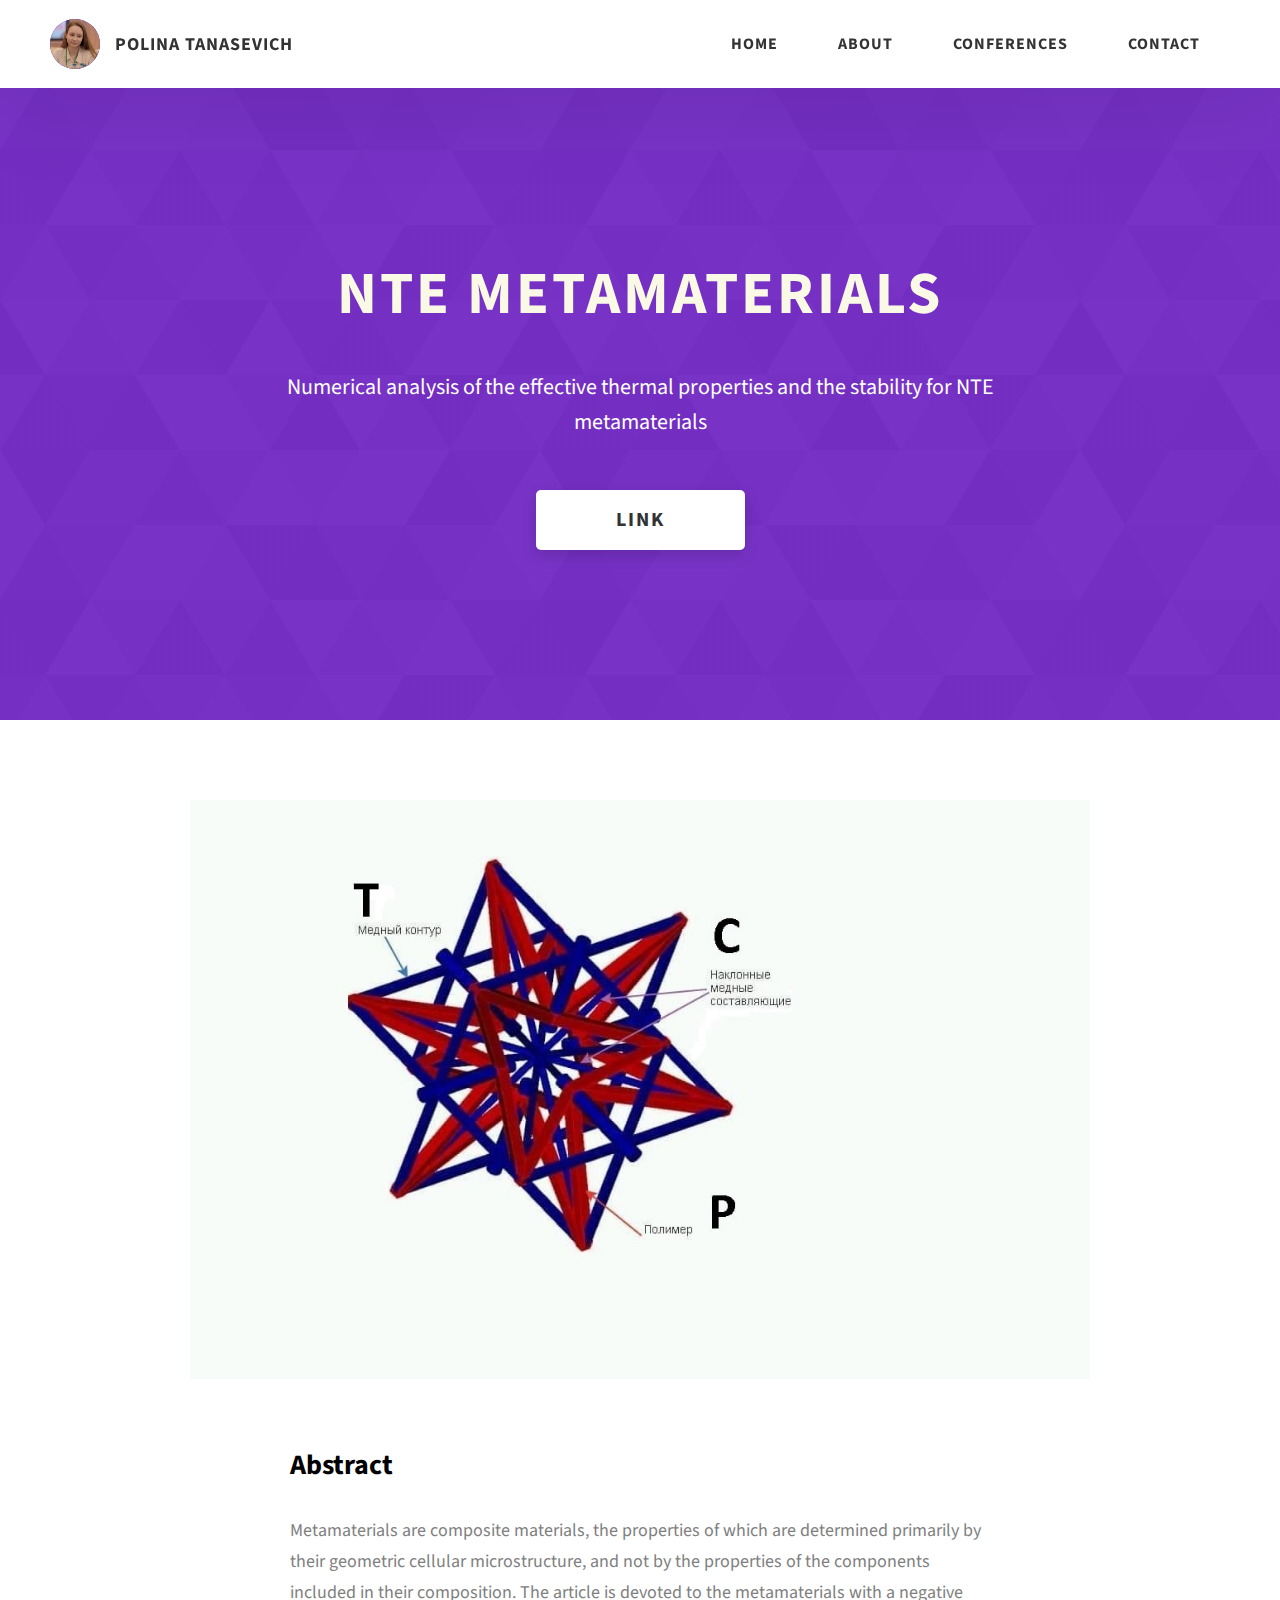
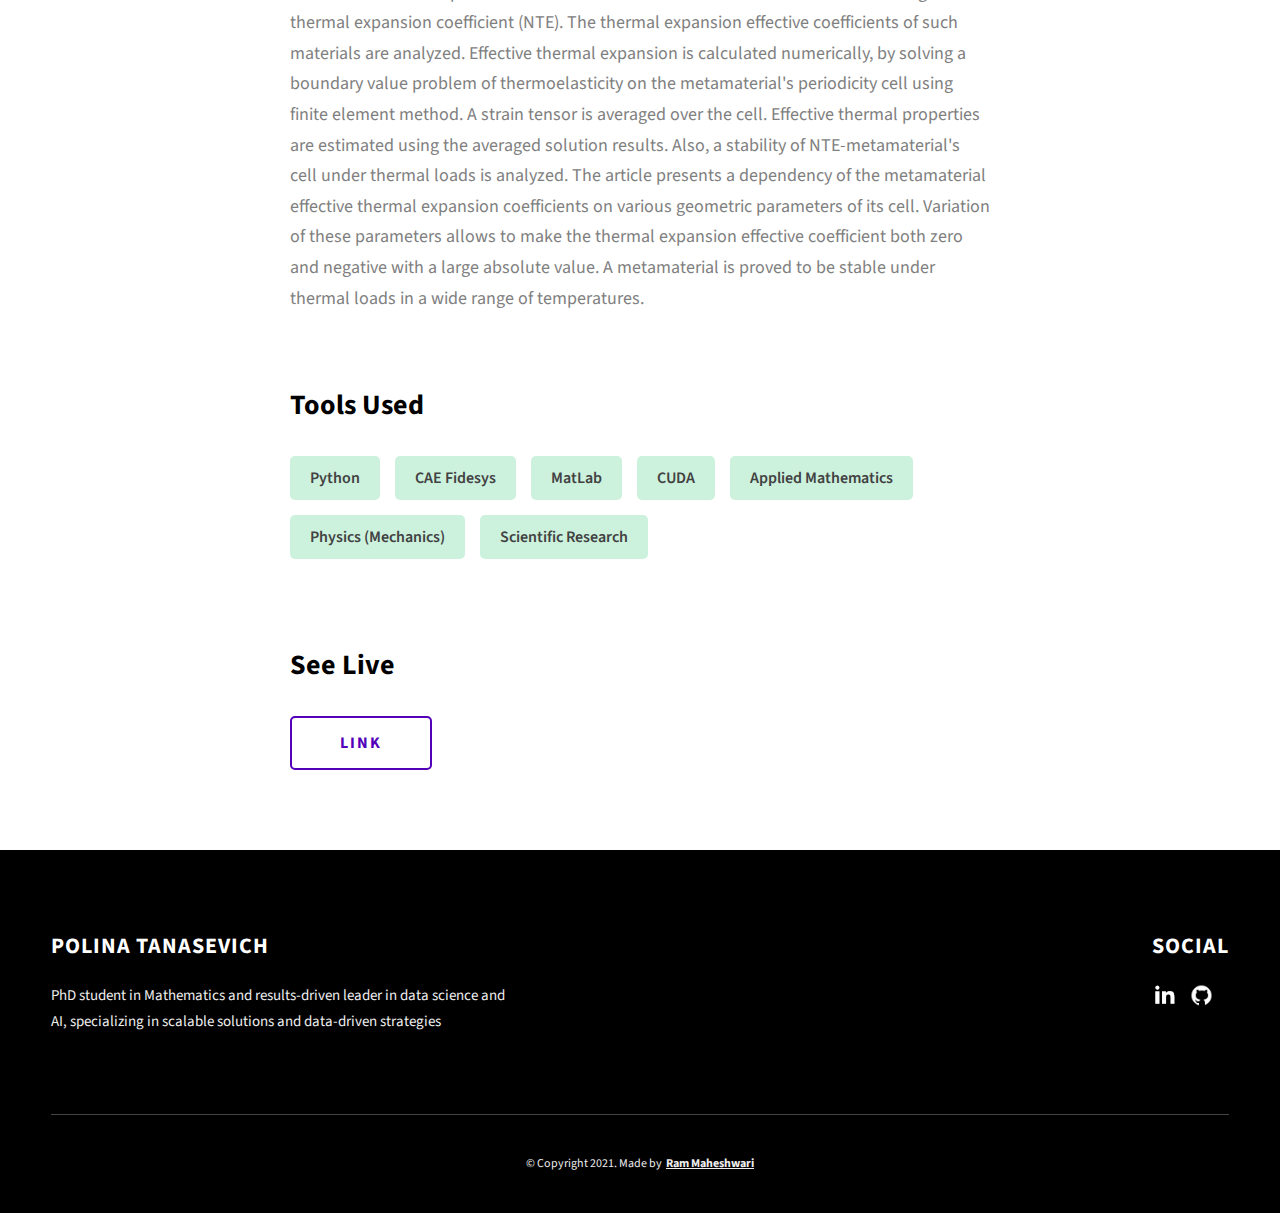
<file: science-1.html>
<!DOCTYPE html>
<html lang="en">
  <head>
    <meta charset="UTF-8" />
    <meta name="viewport" content="width=device-width, initial-scale=1.0" />
    <meta http-equiv="X-UA-Compatible" content="ie=edge" />
    <title>Conference description</title>
    <meta name="description" content="Case study page of Project" />

    <link rel="stylesheet" href="css/style.css" />

    <link rel="preconnect" href="https://fonts.googleapis.com" />
    <link rel="preconnect" href="https://fonts.gstatic.com" crossorigin />
    <link
      href="https://fonts.googleapis.com/css2?family=Source+Sans+Pro:wght@400;600;700;900&display=swap"
      rel="stylesheet"
    />
  </head>
  <body>
    <header class="header">
      <div class="header__content">
        <div class="header__logo-container">
          <div class="header__logo-img-cont">
            <img
              src="./assets/png/profile.png"
              alt="Ram Maheshwari Logo Image"
              class="header__logo-img"
            />
          </div>
          <span class="header__logo-sub">Polina Tanasevich</span>
        </div>
        <div class="header__main">
          <ul class="header__links">
            <li class="header__link-wrapper">
              <a href="./index.html" class="header__link"> Home </a>
            </li>
            <li class="header__link-wrapper">
              <a href="./index.html#about" class="header__link">About </a>
            </li>
            <li class="header__link-wrapper">
              <a href="./index.html#conferences" class="header__link">
                Conferences
              </a>
            </li>
            <li class="header__link-wrapper">
              <a href="./index.html#contact" class="header__link"> Contact </a>
            </li>
          </ul>
          <div class="header__main-ham-menu-cont">
            <img
              src="./assets/svg/ham-menu.svg"
              alt="hamburger menu"
              class="header__main-ham-menu"
            />
            <img
              src="./assets/svg/ham-menu-close.svg"
              alt="hamburger menu close"
              class="header__main-ham-menu-close d-none"
            />
          </div>
        </div>
      </div>
      <div class="header__sm-menu">
        <div class="header__sm-menu-content">
          <ul class="header__sm-menu-links">
            <li class="header__sm-menu-link">
              <a href="./index.html"> Home </a>
            </li>

            <li class="header__sm-menu-link">
              <a href="./index.html#about"> About </a>
            </li>

            <li class="header__sm-menu-link">
              <a href="./index.html#conferences"> Conferences </a>
            </li>

            <li class="header__sm-menu-link">
              <a href="./index.html#contact"> Contact </a>
            </li>
          </ul>
        </div>
      </div>
    </header>
    <section class="project-cs-hero">
      <div class="project-cs-hero__content">
        <h1 class="heading-primary">NTE metamaterials</h1>
        <div class="project-cs-hero__info">
          <p class="text-primary">
            Numerical analysis of the effective thermal properties and the stability for NTE metamaterials
          </p>
        </div>
        <div class="project-cs-hero__cta">
          <a href="https://pubs.aip.org/aip/acp/article-abstract/2509/1/020210/2828801/Numerical-analysis-of-the-effective-thermal?redirectedFrom=fulltext" class="btn btn--bg" target="_blank">Link</a>
        </div>
      </div>
    </section>
    <section class="project-details">
      <div class="main-container">
        <div class="project-details__content">
          <div class="project-details__showcase-img-cont">
            <img
              src="./assets/jpeg/nte_start.jpg"
              alt="Project Image"
              class="project-details__showcase-img"
            />
          </div>
          <div class="project-details__content-main">
            <div class="project-details__desc">
              <h3 class="project-details__content-title">Abstract</h3>
              <p class="project-details__desc-para">
                Metamaterials are composite materials, the properties of which are determined primarily by their geometric cellular 
            microstructure, and not by the properties of the components included in their composition. 
            The article is devoted to the metamaterials with a negative thermal expansion coefficient (NTE). 
            The thermal expansion effective coefficients of such materials are analyzed. 
            Effective thermal expansion is calculated numerically, by solving a boundary value problem of thermoelasticity on the 
            metamaterial's periodicity cell using finite element method. A strain tensor is averaged over the cell. 
            Effective thermal properties are estimated using the averaged solution results. Also, a stability of NTE-metamaterial's 
            cell under thermal loads is analyzed. The article presents a dependency of the metamaterial effective thermal expansion
             coefficients on various geometric parameters of its cell. Variation of these parameters allows to make the thermal 
             expansion effective coefficient both zero and negative with a large absolute value. 
            A metamaterial is proved to be stable under thermal loads in a wide range of temperatures.           
              </p>
            </div>
            <div class="project-details__tools-used">
              <h3 class="project-details__content-title">Tools Used</h3>
              <div class="skills">
                <div class="skills__skill">Python</div>
                <div class="skills__skill">CAE Fidesys</div>
                <div class="skills__skill">MatLab</div>
                <div class="skills__skill">CUDA</div>
                <div class="skills__skill">Applied Mathematics</div>
                <div class="skills__skill">Physics (Mechanics)</div>
                <div class="skills__skill">Scientific Research</div>
              </div>
            </div>
            <div class="project-details__links">
              <h3 class="project-details__content-title">See Live</h3>              
              <a
                href="https://pubs.aip.org/aip/acp/article-abstract/2509/1/020210/2828801/Numerical-analysis-of-the-effective-thermal?redirectedFrom=fulltext"
                class="btn btn--med btn--theme-inv project-details__links-btn"
                target="_blank"
                >Link</a
              >
            </div>
          </div>
        </div>
      </div>
    </section>
    <footer class="main-footer">
      <div class="main-container">
        <div class="main-footer__upper">
          <div class="main-footer__row main-footer__row-1">
            <h2 class="heading heading-sm main-footer__heading-sm">
              <span>Social</span>
            </h2>
            <div class="main-footer__social-cont">
              <a target="_blank" rel="noreferrer" href="https://linkedin.com/in/tanasevich-ps">
                <img
                  class="main-footer__icon"
                  src="./assets/png/linkedin-ico.png"
                  alt="icon"
                />
              </a>
              <a target="_blank" rel="noreferrer" href="https://github.com/TanasevichPS">
                <img
                  class="main-footer__icon"
                  src="./assets/png/github-ico.png"
                  alt="icon"
                />
              </a>              
            </div>
          </div>
          <div class="main-footer__row main-footer__row-2">
            <h4 class="heading heading-sm text-lt">Polina Tanasevich</h4>
            <p class="main-footer__short-desc">
             PhD student in Mathematics and results-driven leader in data science and AI, specializing in scalable solutions and data-driven strategies
            </p>
          </div>
        </div>

        <div class="main-footer__lower">
          &copy; Copyright 2021. Made by
          <a rel="noreferrer" target="_blank" href="https://rammaheshwari.com"
            >Ram Maheshwari</a
          >
        </div>
      </div>
    </footer>
    <script src="./index.js"></script>
  </body>
</html>
</file>
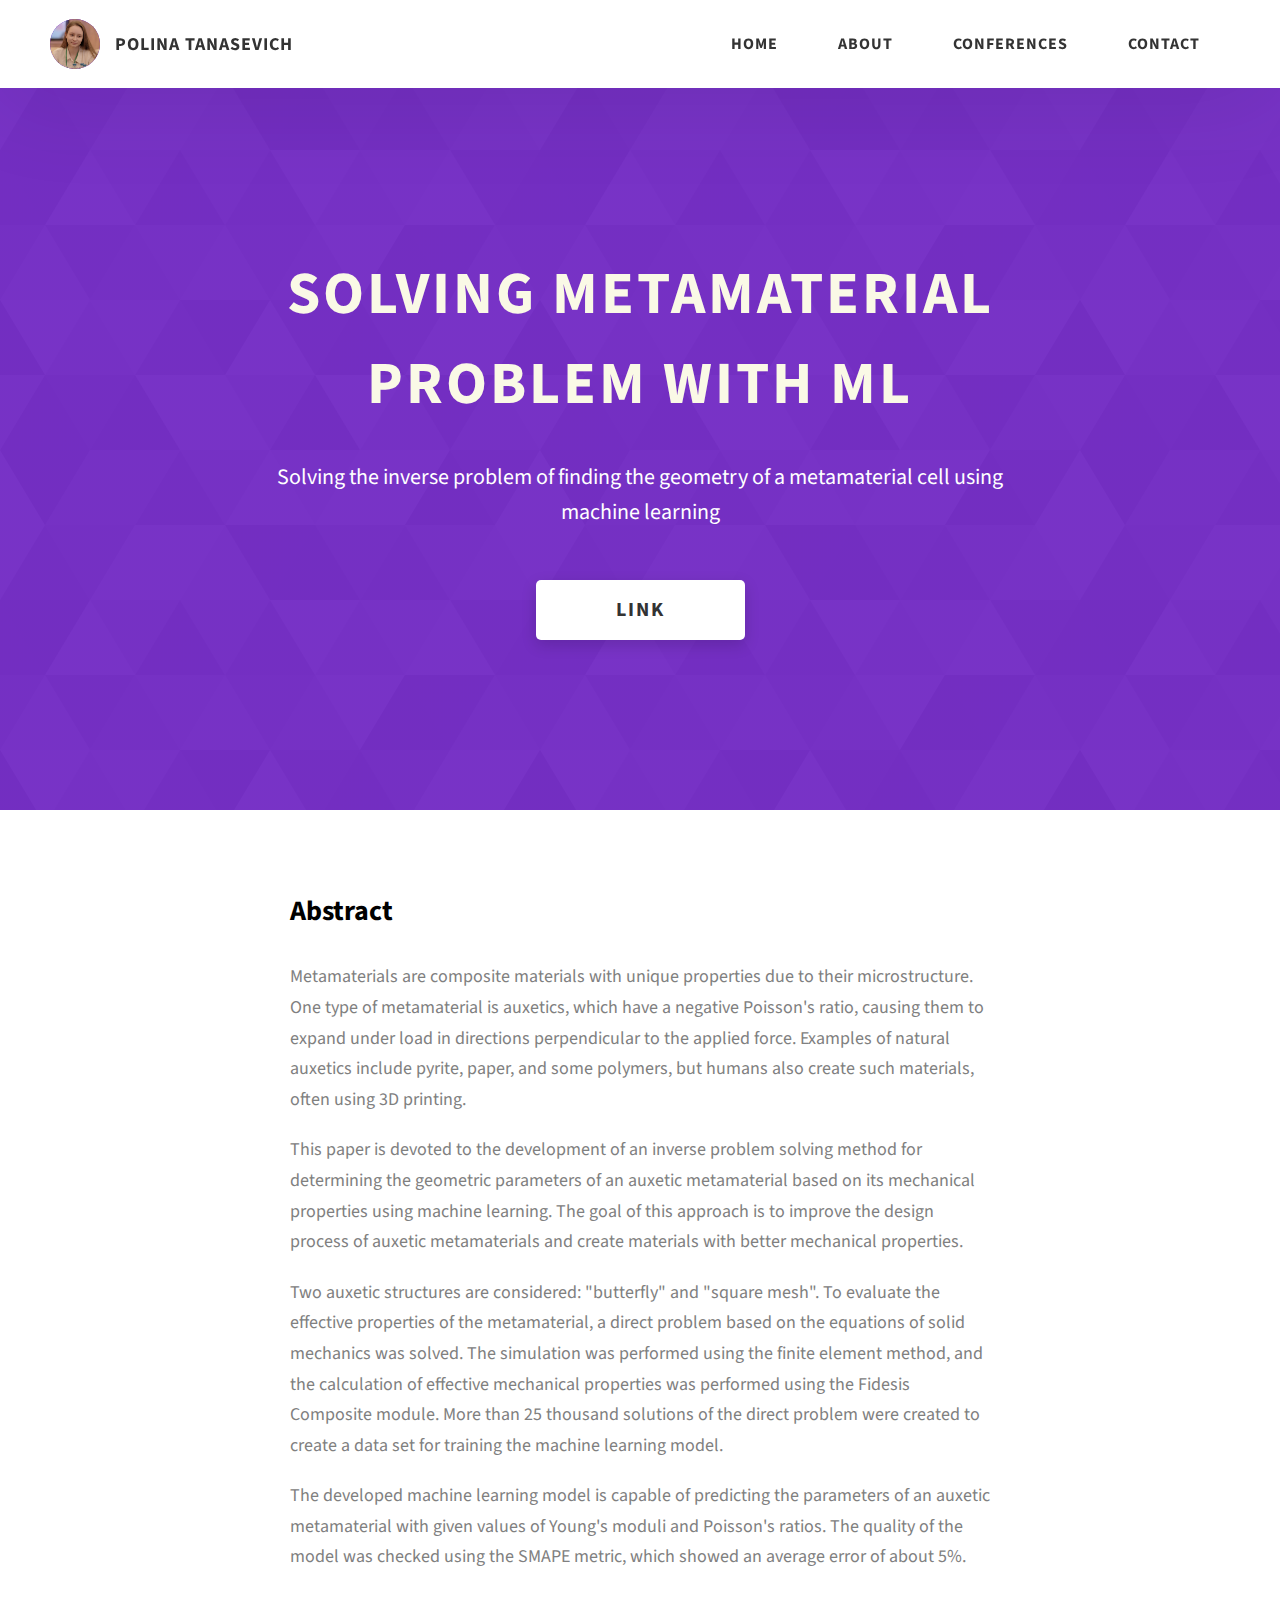
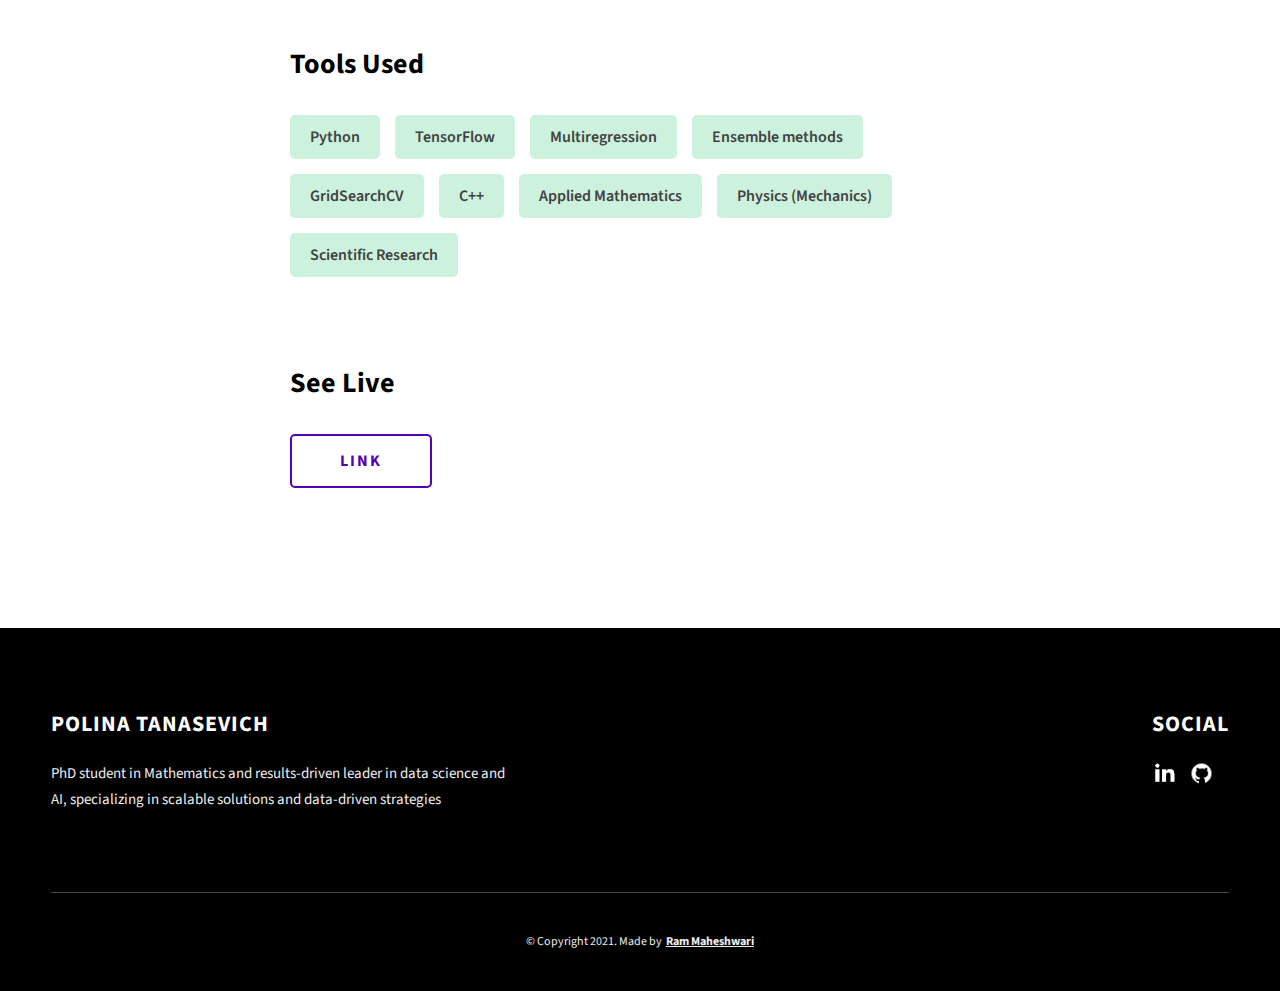
<file: tomsk_2023.html>
<!DOCTYPE html>
<html lang="en">
  <head>
    <meta charset="UTF-8" />
    <meta name="viewport" content="width=device-width, initial-scale=1.0" />
    <meta http-equiv="X-UA-Compatible" content="ie=edge" />
    <title>Publication</title>
    <meta name="description" content="Case study page of Project" />

    <link rel="stylesheet" href="css/style.css" />

    <link rel="preconnect" href="https://fonts.googleapis.com" />
    <link rel="preconnect" href="https://fonts.gstatic.com" crossorigin />
    <link
      href="https://fonts.googleapis.com/css2?family=Source+Sans+Pro:wght@400;600;700;900&display=swap"
      rel="stylesheet"
    />
  </head>
  <body>
    <header class="header">
      <div class="header__content">
        <div class="header__logo-container">
          <div class="header__logo-img-cont">
            <img
              src="./assets/png/profile.png"
              alt="Ram Maheshwari Logo Image"
              class="header__logo-img"
            />
          </div>
          <span class="header__logo-sub">Polina Tanasevich</span>
        </div>
        <div class="header__main">
          <ul class="header__links">
            <li class="header__link-wrapper">
              <a href="./index.html" class="header__link"> Home </a>
            </li>
            <li class="header__link-wrapper">
              <a href="./index.html#about" class="header__link">About </a>
            </li>
            <li class="header__link-wrapper">
              <a href="./index.html#conferences" class="header__link">
                Conferences
              </a>
            </li>
            <li class="header__link-wrapper">
              <a href="./index.html#contact" class="header__link"> Contact </a>
            </li>
          </ul>
          <div class="header__main-ham-menu-cont">
            <img
              src="./assets/svg/ham-menu.svg"
              alt="hamburger menu"
              class="header__main-ham-menu"
            />
            <img
              src="./assets/svg/ham-menu-close.svg"
              alt="hamburger menu close"
              class="header__main-ham-menu-close d-none"
            />
          </div>
        </div>
      </div>
      <div class="header__sm-menu">
        <div class="header__sm-menu-content">
          <ul class="header__sm-menu-links">
            <li class="header__sm-menu-link">
              <a href="./index.html"> Home </a>
            </li>

            <li class="header__sm-menu-link">
              <a href="./index.html#about"> About </a>
            </li>

            <li class="header__sm-menu-link">
              <a href="./index.html#conferences"> Conferences </a>
            </li>

            <li class="header__sm-menu-link">
              <a href="./index.html#contact"> Contact </a>
            </li>
          </ul>
        </div>
      </div>
    </header>
    <section class="project-cs-hero">
      <div class="project-cs-hero__content">
        <h1 class="heading-primary">Solving metamaterial problem with ML</h1>
        <div class="project-cs-hero__info">
          <p class="text-primary">
            Solving the inverse problem of finding the geometry of a metamaterial cell using machine learning
          </p>
        </div>
        <div class="project-cs-hero__cta">
          <a href="https://drive.google.com/file/d/16lWFfBLddV6Emf8Jnwe5timFBT2beXvo/view?usp=sharing" class="btn btn--bg" target="_blank">Link</a>
        </div>
      </div>
    </section>
    <section class="project-details">
      <div class="main-container">
        <div class="project-details__content">
          <div class="project-details__showcase-img-cont">
            <!-- <img
              src="./assets/jpeg/nte_start.jpg"
              alt="Project Image"
              class="project-details__showcase-img"
            />
          </div> -->
          <div class="project-details__content-main">
            <div class="project-details__desc">
              <h3 class="project-details__content-title">Abstract</h3>
              <p class="project-details__desc-para">
                Metamaterials are composite materials with unique properties due to their microstructure. 
                One type of metamaterial is auxetics, which have a negative Poisson's ratio, causing them to expand under 
                load in directions perpendicular to the applied force. Examples of natural auxetics include pyrite, paper, 
                and some polymers, but humans also create such materials, often using 3D printing.
                </p>
                <p class="project-details__desc-para">
                  This paper is devoted to the development of an inverse problem solving method for determining the geometric 
                  parameters of an auxetic metamaterial based on its mechanical properties using machine learning. 
                  The goal of this approach is to improve the design process of auxetic metamaterials and create materials 
                  with better mechanical properties.
                </p>
                <p class="project-details__desc-para">
                  Two auxetic structures are considered: "butterfly" and "square mesh". To evaluate the effective properties 
                  of the metamaterial, a direct problem based on the equations of solid mechanics was solved. The simulation 
                  was performed using the finite element method, and the calculation of effective mechanical properties was 
                  performed using the Fidesis Composite module. More than 25 thousand solutions of the direct problem were 
                  created to create a data set for training the machine learning model.
                </p>
                <p class="project-details__desc-para">
                  The developed machine learning model is capable of predicting the parameters of an auxetic metamaterial 
                  with given values of Young's moduli and Poisson's ratios. The quality of the model was checked using the 
                  SMAPE metric, which showed an average error of about 5%.        
              </p>
            </div>
            <div class="project-details__tools-used">
              <h3 class="project-details__content-title">Tools Used</h3>
              <div class="skills">
                <div class="skills__skill">Python</div>
                <div class="skills__skill">TensorFlow</div>
                <div class="skills__skill">Multiregression</div>
                <div class="skills__skill">Ensemble methods</div>
                <div class="skills__skill">GridSearchCV</div>
                <div class="skills__skill">C++</div>
                <div class="skills__skill">Applied Mathematics</div>
                <div class="skills__skill">Physics (Mechanics)</div>
                <div class="skills__skill">Scientific Research</div>
              </div>
            </div>
            <div class="project-details__links">
              <h3 class="project-details__content-title">See Live</h3>              
              <a
                href="https://drive.google.com/file/d/16lWFfBLddV6Emf8Jnwe5timFBT2beXvo/view?usp=sharing"
                class="btn btn--med btn--theme-inv project-details__links-btn"
                target="_blank"
                >Link</a
              >
            </div>
          </div>
        </div>
      </div>
    </section>
    <footer class="main-footer">
      <div class="main-container">
        <div class="main-footer__upper">
          <div class="main-footer__row main-footer__row-1">
            <h2 class="heading heading-sm main-footer__heading-sm">
              <span>Social</span>
            </h2>
            <div class="main-footer__social-cont">
              <a target="_blank" rel="noreferrer" href="https://linkedin.com/in/tanasevich-ps">
                <img
                  class="main-footer__icon"
                  src="./assets/png/linkedin-ico.png"
                  alt="icon"
                />
              </a>
              <a target="_blank" rel="noreferrer" href="https://github.com/TanasevichPS">
                <img
                  class="main-footer__icon"
                  src="./assets/png/github-ico.png"
                  alt="icon"
                />
              </a>              
            </div>
          </div>
          <div class="main-footer__row main-footer__row-2">
            <h4 class="heading heading-sm text-lt">Polina Tanasevich</h4>
            <p class="main-footer__short-desc">
              PhD student in Mathematics and results-driven leader in data science and AI, specializing in scalable solutions and data-driven strategies
            </p>
          </div>
        </div>

        <div class="main-footer__lower">
          &copy; Copyright 2021. Made by
          <a rel="noreferrer" target="_blank" href="https://rammaheshwari.com"
            >Ram Maheshwari</a
          >
        </div>
      </div>
    </footer>
    <script src="./index.js"></script>
  </body>
</html>
</file>
<file: css/style.css>
/*
0 - 600px:      Phone
600 - 900px:    Tablet portrait
900 - 1200px:   Tablet landscape
[1200 - 1800] is where our normal styles apply
1800px + :      Big desktop
$breakpoint arguement choices:
- phone
- tab-port
- tab-land
- big-desktop

Inside media queries 1em is always 16px i.e 1em = 16px at every screen size only inside media queries
*/
*,
*::after,
*::before {
  margin: 0;
  padding: 0;
  box-sizing: inherit;
  font-family: inherit; }

html {
  font-size: 62.5%;
  scroll-behavior: smooth; }
  @media only screen and (max-width: 75em) {
    html {
      font-size: 59%; } }
  @media only screen and (max-width: 56.25em) {
    html {
      font-size: 56%; } }
  @media only screen and (min-width: 112.5em) {
    html {
      font-size: 65%; } }

body {
  box-sizing: border-box;
  position: relative;
  line-height: 1.5;
  font-family: sans-serif;
  overflow-x: hidden;
  overflow-y: scroll;
  font-family: 'Source Sans Pro', sans-serif; }

a {
  text-decoration: none;
  color: inherit; }

li {
  list-style: none; }

input:focus,
button:focus,
a:focus,
textarea:focus {
  outline: none; }

button {
  border: none;
  cursor: pointer; }

textarea {
  resize: none; }

.heading-primary {
  font-size: 6rem;
  text-transform: uppercase;
  letter-spacing: 3px;
  text-align: center; }
  @media only screen and (max-width: 37.5em) {
    .heading-primary {
      font-size: 4.5rem; } }

.heading-sec__mb-bg {
  margin-bottom: 11rem; }
  @media only screen and (max-width: 56.25em) {
    .heading-sec__mb-bg {
      margin-bottom: 8rem; } }

.heading-sec__mb-med {
  margin-bottom: 9rem; }
  @media only screen and (max-width: 56.25em) {
    .heading-sec__mb-med {
      margin-bottom: 8rem; } }

.heading-sec__main {
  display: block;
  font-size: 4rem;
  text-transform: uppercase;
  letter-spacing: 1px;
  letter-spacing: 3px;
  text-align: center;
  margin-bottom: 3.5rem;
  position: relative; }
  .heading-sec__main--lt {
    color: #fff; }
    .heading-sec__main--lt::after {
      content: '';
      background: #fff !important; }
  .heading-sec__main::after {
    content: '';
    position: absolute;
    top: calc(100% + 1.5rem);
    height: 5px;
    width: 3rem;
    background: #5300b9;
    left: 50%;
    transform: translateX(-50%);
    border-radius: 5px; }
    @media only screen and (max-width: 37.5em) {
      .heading-sec__main::after {
        top: calc(100% + 1.2rem); } }

.heading-sec__sub {
  display: block;
  text-align: center;
  color: #777;
  font-size: 2rem;
  font-weight: 500;
  max-width: 80rem;
  margin: auto;
  line-height: 1.6; }
  @media only screen and (max-width: 37.5em) {
    .heading-sec__sub {
      font-size: 1.8rem; } }
  .heading-sec__sub--lt {
    color: #eee; }

.heading-sm {
  font-size: 2.2rem;
  text-transform: uppercase;
  letter-spacing: 1px; }

.main-container {
  max-width: 120rem;
  margin: auto;
  width: 92%; }

.btn {
  background: #fff;
  color: #333;
  text-transform: uppercase;
  letter-spacing: 2px;
  display: inline-block;
  font-weight: 700;
  border-radius: 5px;
  box-shadow: 0 5px 15px 0 rgba(0, 0, 0, 0.15);
  transition: transform .3s; }
  .btn:hover {
    transform: translateY(-3px); }
  .btn--bg {
    padding: 1.5rem 8rem;
    font-size: 2rem; }
  .btn--med {
    padding: 1.5rem 5rem;
    font-size: 1.6rem; }
  .btn--theme {
    background: #5300b9;
    color: #fff; }
  .btn--theme-inv {
    color: #5300b9;
    background: #fff;
    border: 2px solid #5300b9;
    box-shadow: none;
    padding: calc(1.5rem - 2px) calc(5rem - 2px); }

.sec-pad {
  padding: 12rem 0; }
  @media only screen and (max-width: 56.25em) {
    .sec-pad {
      padding: 8rem 0; } }

.text-primary {
  color: #fff;
  font-size: 2.2rem;
  text-align: center;
  width: 100%;
  line-height: 1.6; }
  @media only screen and (max-width: 37.5em) {
    .text-primary {
      font-size: 2rem; } }

.d-none {
  display: none; }

.home-hero {
  color: #fff;
  background: linear-gradient(to right, rgba(98, 25, 181, 0.4), rgba(98, 25, 181, 0.4)), url(../assets/svg/cover4.jpg);
  background-position: center;
  height: 100vh;
  min-height: 80rem;
  max-height: 120rem;
  position: relative; }
  @media only screen and (max-width: 37.5em) {
    .home-hero {
      height: unset;
      min-height: unset; } }
  .home-hero__socials {
    position: absolute;
    top: 50%;
    border: 2px solid #eee;
    border-left: 2px solid #eee;
    transform: translateY(-50%); }
    @media only screen and (max-width: 56.25em) {
      .home-hero__socials {
        display: none; } }
  .home-hero__mouse-scroll-cont {
    position: absolute;
    bottom: 3%;
    left: 50%;
    transform: translateX(-50%); }
    @media only screen and (max-width: 37.5em) {
      .home-hero__mouse-scroll-cont {
        display: none; } }
  .home-hero__social {
    width: 5rem; }
  .home-hero__social-icon-link {
    width: 100%;
    display: block;
    padding: 1.2rem;
    border-bottom: 2px solid #eee;
    transition: background .3s; }
    .home-hero__social-icon-link:hover {
      background: rgba(255, 255, 255, 0.1); }
    .home-hero__social-icon-link--bd-none {
      border-bottom: 0; }
  .home-hero__social-icon {
    width: 100%; }
  .home-hero__content {
    position: absolute;
    top: 50%;
    left: 50%;
    transform: translate(-50%, -50%);
    max-width: 90rem;
    width: 92%; }
    @media only screen and (max-width: 37.5em) {
      .home-hero__content {
        padding: 19rem 0 13rem 0;
        margin: auto;
        position: static;
        transform: translate(0, 0); } }
  .home-hero__info {
    margin: 3rem auto 0 auto;
    max-width: 80rem; }
  .home-hero__cta {
    margin-top: 5rem;
    text-align: center; }

.about {
  background: linear-gradient(to right, rgba(255, 255, 255, 0.8), rgba(255, 255, 255, 0.8)), url(../assets/svg/common-bg.svg); }
  .about__content {
    display: grid;
    grid-template-columns: 1fr 1fr;
    grid-gap: 10rem; }
    @media only screen and (max-width: 56.25em) {
      .about__content {
        grid-template-columns: 1fr;
        grid-gap: 8rem; } }
    .about__content-title {
      font-weight: 700;
      font-size: 2.8rem;
      margin-bottom: 3rem; }
      @media only screen and (max-width: 37.5em) {
        .about__content-title {
          font-size: 2.4rem; } }
    .about__content-details-para {
      font-size: 1.8rem;
      color: grey;
      max-width: 60rem;
      line-height: 1.7;
      margin-bottom: 1rem; }
      .about__content-details-para--hl {
        font-weight: 700;
        margin: 0 3px; }
      .about__content-details-para:last-child {
        margin-bottom: 4rem; }

.projects__row {
  display: grid;
  grid-template-columns: 1.5fr 1fr;
  grid-gap: 5rem;
  margin-bottom: 11rem; }
  @media only screen and (max-width: 56.25em) {
    .projects__row {
      grid-template-columns: 1fr;
      grid-gap: 2rem;
      margin-bottom: 8rem; } }
  @media only screen and (max-width: 56.25em) {
    .projects__row {
      text-align: center; } }
  .projects__row:last-child {
    margin-bottom: 0; }
  .projects__row-img-cont {
    overflow: hidden; }
  .projects__row-img {
    width: 100%;
    display: block;
    object-fit: cover; }
  .projects__row-content {
    padding: 2rem 0;
    display: flex;
    justify-content: center;
    flex-direction: column;
    align-items: flex-start; }
    @media only screen and (max-width: 56.25em) {
      .projects__row-content {
        align-items: center; } }
    .projects__row-content-title {
      font-weight: 700;
      font-size: 2.8rem;
      margin-bottom: 2rem; }
      @media only screen and (max-width: 37.5em) {
        .projects__row-content-title {
          font-size: 2.4rem; } }
    .projects__row-content-desc {
      font-size: 1.8rem;
      color: grey;
      max-width: 60rem;
      line-height: 1.7;
      margin-bottom: 3rem; }
      @media only screen and (max-width: 37.5em) {
        .projects__row-content-desc {
          font-size: 1.7rem; } }

.contact {
  background: linear-gradient(to right, rgba(98, 25, 181, 0.8), rgba(98, 25, 181, 0.8)), url(../assets/svg/common-bg.svg);
  background-size: cover;
  background-position: center; }
  .contact__form-container {
    box-shadow: 0 0 10px rgba(0, 0, 0, 0.1);
    background: white;
    padding: 4rem;
    margin-top: 6rem;
    max-width: 80rem;
    text-align: right;
    width: 95%;
    border-radius: 5px;
    margin: 5rem auto 0 auto; }
    @media only screen and (max-width: 37.5em) {
      .contact__form-container {
        padding: 3rem; } }
  .contact__form-field {
    margin-bottom: 4rem; }
    @media only screen and (max-width: 37.5em) {
      .contact__form-field {
        margin-bottom: 3rem; } }
  .contact__form-label {
    color: #666;
    font-size: 1.4rem;
    letter-spacing: 1px;
    font-weight: 700;
    margin-bottom: 1rem;
    display: block;
    text-align: left; }
  .contact__form-input {
    color: #333;
    padding: 2rem;
    width: 100%;
    border: 1px solid #ebebeb;
    font-size: 1.6rem;
    letter-spacing: 0px;
    background: #f0f0f0;
    border-radius: 5px;
    font-weight: 600;
    /* Code for Modern Browsers */
    /* Code for WebKit, Blink, Edge */
    /* Code for Internet Explorer 10-11 */
    /* Code for Microsoft Edge */
    /* Code for Mozilla Firefox 4 to 18 */
    /* Code for Mozilla Firefox 19+ */ }
    .contact__form-input::placeholder {
      color: #999;
      font-weight: 600;
      font-size: 1.6rem; }
    .contact__form-input::-webkit-input-placeholder {
      color: #999;
      font-weight: 600;
      font-size: 1.6rem; }
    .contact__form-input:-ms-input-placeholder {
      color: #999;
      font-weight: 600;
      font-size: 1.6rem; }
    .contact__form-input::-ms-input-placeholder {
      color: #999;
      font-weight: 600;
      font-size: 1.6rem; }
    .contact__form-input:-moz-placeholder {
      opacity: 1;
      color: #999;
      font-weight: 600;
      font-size: 1.6rem; }
    .contact__form-input::-moz-placeholder {
      opacity: 1;
      color: #999;
      font-weight: 600;
      font-size: 1.6rem; }
  .contact__btn {
    width: 30%;
    padding: 2rem 4rem;
    font-size: 1.6rem; }
    @media only screen and (max-width: 37.5em) {
      .contact__btn {
        width: 100%; } }

.project-cs-hero {
  color: #faf9e6;
  background: linear-gradient(to right, rgba(86, 0, 184, 0.8), rgba(86, 0, 184, 0.8)), url(../assets/svg/common-bg.svg);
  background-size: cover;
  background-position: center;
  position: relative; }
  @media only screen and (max-width: 37.5em) {
    .project-cs-hero {
      height: unset;
      min-height: unset; } }
  .project-cs-hero__content {
    padding: 25rem 0 17rem 0;
    max-width: 90rem;
    width: 92%;
    margin: auto; }
    @media only screen and (max-width: 37.5em) {
      .project-cs-hero__content {
        padding: 19rem 0 13rem 0;
        margin: auto;
        position: static;
        transform: translate(0, 0); } }
  .project-cs-hero__info {
    margin: 3rem auto 0 auto;
    max-width: 80rem; }
  .project-cs-hero__cta {
    margin-top: 5rem;
    text-align: center; }

.project-details__content {
  padding: 8rem 0;
  max-width: 90rem;
  margin: auto; }
  .project-details__content-title {
    font-weight: 700;
    font-size: 2.8rem;
    margin-bottom: 3rem; }
    @media only screen and (max-width: 37.5em) {
      .project-details__content-title {
        font-size: 2.4rem; } }

.project-details__showcase-img-cont {
  width: 100%;
  margin-bottom: 6rem; }

.project-details__showcase-img {
  width: 100%; }

.project-details__content-main {
  width: 100%;
  max-width: 70rem;
  margin: auto; }

.project-details__desc {
  margin: 0 0 7rem 0; }
  .project-details__desc-para {
    font-size: 1.8rem;
    line-height: 1.7;
    color: grey;
    margin-bottom: 2rem; }

.project-details__tools-used {
  margin: 0 0 7rem 0; }
  .project-details__tools-used-list {
    display: flex;
    flex-wrap: wrap; }
  .project-details__tools-used-item {
    padding: 1rem 2rem;
    margin-bottom: 1.5rem;
    margin-right: 1.5rem;
    font-size: 1.6rem;
    background: rgba(0, 184, 86, 0.2);
    border-radius: 5px;
    font-weight: 600;
    color: #777; }

.project-details__links {
  margin: 0 0; }
  .project-details__links-btn {
    margin-right: 2rem; }
    @media only screen and (max-width: 37.5em) {
      .project-details__links-btn {
        margin-right: 0;
        width: 70%;
        margin-bottom: 2rem;
        text-align: center; } }
    .project-details__links-btn:last-child {
      margin: 0; }
      @media only screen and (max-width: 37.5em) {
        .project-details__links-btn:last-child {
          margin: 0; } }

.header {
  position: fixed;
  width: 100%;
  z-index: 1000;
  background: #000;
  background: #fff;
  box-shadow: 0 10px 100px rgba(0, 0, 0, 0.1); }
  .header__content {
    display: flex;
    align-items: center;
    justify-content: space-between;
    padding: 1rem 5rem; }
    @media only screen and (max-width: 56.25em) {
      .header__content {
        padding: 0 2rem; } }
  .header__logo-container {
    display: flex;
    align-items: center;
    cursor: pointer;
    color: #333;
    transition: color .3s; }
    .header__logo-container:hover {
      color: #5300b9; }
  .header__logo-img-cont {
    width: 5rem;
    height: 5rem;
    border-radius: 50px;
    overflow: hidden;
    margin-right: 1.5rem;
    background: #5300b9; }
    @media only screen and (max-width: 56.25em) {
      .header__logo-img-cont {
        width: 4.5rem;
        height: 4.5rem;
        margin-right: 1.2rem; } }
  .header__logo-img {
    width: 100%;
    height: 100%;
    object-fit: cover;
    object-position: center;
    display: block; }
  .header__logo-sub {
    font-size: 1.8rem;
    text-transform: uppercase;
    font-weight: 700;
    letter-spacing: 1px; }
  .header__links {
    display: flex; }
    @media only screen and (max-width: 37.5em) {
      .header__links {
        display: none; } }
  .header__link {
    padding: 2.2rem 3rem;
    display: inline-block;
    font-size: 1.6rem;
    color: #333;
    text-transform: uppercase;
    letter-spacing: 1px;
    font-weight: 700;
    transition: color .3s; }
    .header__link:hover {
      color: #5300b9; }
    @media only screen and (max-width: 56.25em) {
      .header__link {
        padding: 3rem 1.8rem;
        font-size: 1.5rem; } }
  .header__main-ham-menu-cont {
    display: none;
    width: 3rem;
    padding: 2.2rem 0; }
    @media only screen and (max-width: 37.5em) {
      .header__main-ham-menu-cont {
        display: block; } }
  .header__main-ham-menu {
    width: 100%; }
  .header__main-ham-menu-close {
    width: 100%; }
  .header__sm-menu {
    background: #fff;
    position: absolute;
    width: 100%;
    top: 100%;
    visibility: hidden;
    opacity: 0;
    transition: all .3s;
    box-shadow: 0px 5px 5px 0px rgba(0, 0, 0, 0.1);
    -webkit-box-shadow: 0px 5px 5px 0px rgba(0, 0, 0, 0.1);
    -moz-box-shadow: 0px 5px 5px 0px rgba(0, 0, 0, 0.1); }
    .header__sm-menu--active {
      visibility: hidden;
      opacity: 0; }
      @media only screen and (max-width: 37.5em) {
        .header__sm-menu--active {
          visibility: visible;
          opacity: 1; } }
  .header__sm-menu-link a {
    display: block;
    text-decoration: none;
    padding: 2.5rem 3rem;
    font-size: 1.6rem;
    color: #333;
    text-align: right;
    border-bottom: 1px solid #eee;
    font-weight: 700;
    text-transform: uppercase;
    letter-spacing: 2px;
    transition: color .3s; }
    .header__sm-menu-link a:hover {
      color: #5300b9; }
  .header__sm-menu-link:first-child a {
    border-top: 1px solid #eee; }
  .header__sm-menu-link-last {
    border-bottom: 0; }

.main-footer {
  background: #000;
  color: #fff; }
  .main-footer__upper {
    display: flex;
    justify-content: space-between;
    padding: 8rem 0; }
    @media only screen and (max-width: 56.25em) {
      .main-footer__upper {
        padding: 6rem 0; } }
    @media only screen and (max-width: 37.5em) {
      .main-footer__upper {
        display: block; } }
  .main-footer__row-1 {
    order: 2; }
    @media only screen and (max-width: 56.25em) {
      .main-footer__row-1 {
        margin-bottom: 5rem; } }
  .main-footer__row-2 {
    width: 40%;
    order: 1;
    max-width: 50rem; }
    @media only screen and (max-width: 56.25em) {
      .main-footer__row-2 {
        width: 100%; } }
  .main-footer__short-desc {
    margin-top: 2rem;
    color: #eee;
    font-size: 1.5rem;
    line-height: 1.7; }
  .main-footer__social-cont {
    margin-top: 2rem; }
  .main-footer__icon {
    margin-right: 1rem;
    width: 2.5rem; }
    .main-footer__icon--mr-none {
      margin-right: 0; }
  .main-footer__lower {
    padding: 4rem 0;
    border-top: 1px solid #444;
    color: #eee;
    font-size: 1.2rem;
    text-align: left;
    text-align: center; }
    .main-footer__lower a {
      text-decoration: underline;
      font-weight: bold;
      margin-left: 2px; }
    @media only screen and (max-width: 56.25em) {
      .main-footer__lower {
        padding: 3.5rem 0; } }

.skills {
  display: flex;
  flex-wrap: wrap; }
  .skills__skill {
    padding: 1rem 2rem;
    margin-bottom: 1.5rem;
    margin-right: 1.5rem;
    font-size: 1.6rem;
    background: rgba(0, 184, 86, 0.2);
    border-radius: 5px;
    font-weight: 600;
    color: #424242; }

.mouse {
  width: 25px;
  height: 40px;
  border: 2px solid #eee;
  border-radius: 60px;
  position: relative;
  overflow: hidden; }
  .mouse::before {
    content: '';
    width: 5px;
    height: 5px;
    position: absolute;
    top: 7px;
    left: 50%;
    transform: translateX(-50%);
    background-color: #eee;
    border-radius: 50%;
    opacity: 1;
    animation: wheel 1.3s infinite;
    -webkit-animation: wheel 1.3s infinite; }

@keyframes wheel {
  to {
    opacity: 0;
    top: 27px; } }

@-webkit-keyframes wheel {
  to {
    opacity: 0;
    top: 27px; } }
</file>
